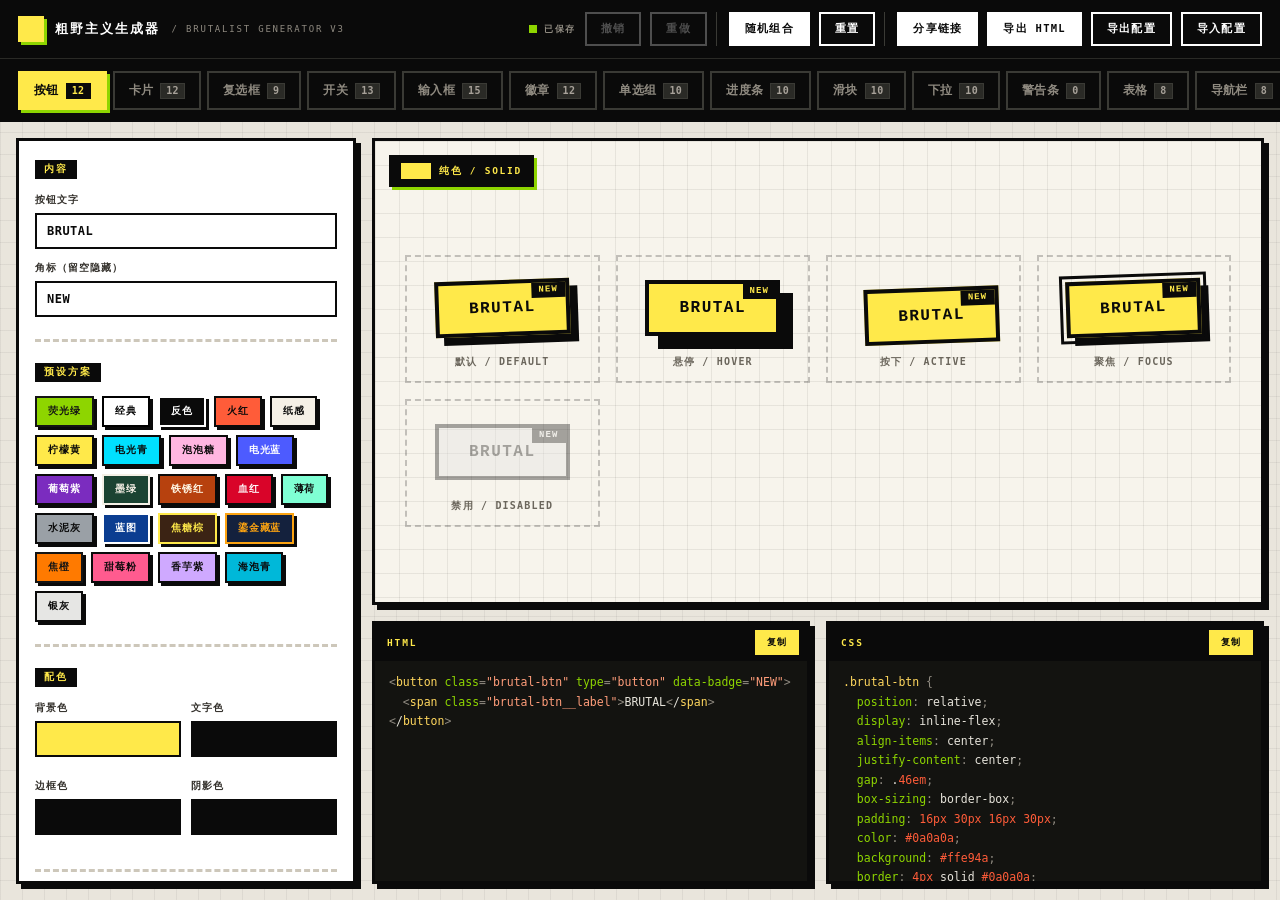
<file: index.html>
<!DOCTYPE html>
<html lang="zh-CN">
<head>
<meta charset="UTF-8">
<meta name="viewport" content="width=device-width, initial-scale=1.0">
<title>粗野主义生成器 · BRUTALIST GEN</title>
<link rel="icon" href="data:,">
<link rel="stylesheet" href="css/base.css">
</head>
<body>

<header class="topbar">
  <div class="brand">
    <div class="logo"></div>
    <h1>粗野主义生成器</h1>
    <span class="sub">/ brutalist generator v3</span>
  </div>
  <div class="actions">
    <span class="save-pill" id="savePill"><span class="save-pill__dot"></span><span id="savePillText">已保存</span></span>
    <div class="act-group">
      <button class="btn-sm ghost" id="undoBtn" type="button" title="撤销（Ctrl+Z）" disabled>撤销</button>
      <button class="btn-sm ghost" id="redoBtn" type="button" title="重做（Ctrl+Shift+Z）" disabled>重做</button>
    </div>
    <div class="act-group">
      <button class="btn-sm" id="randomBtn" type="button">随机组合</button>
      <button class="btn-sm ghost" id="resetBtn" type="button">重置</button>
    </div>
    <div class="act-group">
      <button class="btn-sm" id="shareBtn" type="button" title="把当前设置编码进链接并复制">分享链接</button>
      <button class="btn-sm" id="exportHtmlBtn" type="button" title="导出一份可直接双击运行的单文件 HTML">导出 HTML</button>
      <button class="btn-sm ghost" id="exportJsonBtn" type="button">导出配置</button>
      <button class="btn-sm ghost" id="importJsonBtn" type="button">导入配置</button>
      <input type="file" id="importFile" accept=".json,application/json" hidden>
    </div>
  </div>
</header>

<nav class="modebar" id="modebar" role="tablist" aria-label="组件模式"></nav>

<div class="app">

  <!-- ============ 控制面板 ============ -->
  <aside class="panel" id="panel" data-page-node-id="MO0y0lUKHknDLg2hlhoA2q">

    <section class="group">
      <h2>内容</h2>
      <div class="field">
        <label for="fText" id="textLabel">按钮文字</label>
        <input type="text" id="fText" data-key="text" maxlength="40" placeholder="BRUTAL">
      </div>
      <div class="field" data-modes="card">
        <label for="fSub">描述文字</label>
        <input type="text" id="fSub" data-key="sub" maxlength="80" placeholder="描述文字">
      </div>
      <div class="field" data-modes="button">
        <label for="fBadge">角标（留空隐藏）</label>
        <input type="text" id="fBadge" data-key="badge" maxlength="6" placeholder="NEW">
      </div>
    </section>
    <section class="group">
      <h2>预设方案</h2>
      <div class="presets">
        <button class="chip" type="button" data-preset="neon">荧光绿</button>
        <button class="chip" type="button" data-preset="classic">经典</button>
        <button class="chip" type="button" data-preset="invert">反色</button>
        <button class="chip" type="button" data-preset="hot">火红</button>
        <button class="chip" type="button" data-preset="paper">纸感</button>
        <button class="chip" type="button" data-preset="lemon">柠檬黄</button>
        <button class="chip" type="button" data-preset="cyan">电光青</button>
        <button class="chip" type="button" data-preset="bubble">泡泡糖</button>
        <button class="chip" type="button" data-preset="indigo">电光蓝</button>
        <button class="chip" type="button" data-preset="grape">葡萄紫</button>
        <button class="chip" type="button" data-preset="forest">墨绿</button>
        <button class="chip" type="button" data-preset="rust">铁锈红</button>
        <button class="chip" type="button" data-preset="blood">血红</button>
        <button class="chip" type="button" data-preset="mint">薄荷</button>
        <button class="chip" type="button" data-preset="concrete">水泥灰</button>
        <button class="chip" type="button" data-preset="blueprint">蓝图</button>
        <button class="chip" type="button" data-preset="coke">焦糖棕</button>
        <button class="chip" type="button" data-preset="navy">鎏金藏蓝</button>
        <button class="chip" type="button" data-preset="amber">焦橙</button>
        <button class="chip" type="button" data-preset="rose">甜莓粉</button>
        <button class="chip" type="button" data-preset="lavender">香芋紫</button>
        <button class="chip" type="button" data-preset="ocean">海泡青</button>
        <button class="chip" type="button" data-preset="silver">银灰</button>
      </div>
    </section>
    <section class="group">
      <h2>配色</h2>
      <div class="grid-2">
        <div class="field">
          <label>背景色</label>
          <input type="color" data-key="bg">
        </div>
        <div class="field">
          <label>文字色</label>
          <input type="color" data-key="color">
        </div>
        <div class="field">
          <label>边框色</label>
          <input type="color" data-key="borderColor">
        </div>
        <div class="field">
          <label>阴影色</label>
          <input type="color" data-key="shadowColor">
        </div>
      </div>
    </section>
    <section class="group">
      <h2>形状</h2>
      <div class="field">
        <label>边框粗细 <span class="val"><span data-out="borderWidth"></span>px</span></label>
        <input type="range" data-key="borderWidth" min="0" max="16" step="1">
      </div>
      <div class="field">
        <label>圆角 <span class="val"><span data-out="radius"></span>px</span></label>
        <input type="range" data-key="radius" min="0" max="50" step="1">
      </div>
      <div class="field">
        <label>旋转角度 <span class="val"><span data-out="rotate"></span>°</span></label>
        <input type="range" data-key="rotate" min="-15" max="15" step="1">
      </div>
      <div class="grid-2">
        <div class="field">
          <label>阴影 X <span class="val"><span data-out="shadowX"></span></span></label>
          <input type="range" data-key="shadowX" min="0" max="30" step="1">
        </div>
        <div class="field">
          <label>阴影 Y <span class="val"><span data-out="shadowY"></span></span></label>
          <input type="range" data-key="shadowY" min="0" max="30" step="1">
        </div>
      </div>
      <div class="field">
        <label>阴影模糊 <span class="val"><span data-out="shadowBlur"></span>px</span></label>
        <input type="range" data-key="shadowBlur" min="0" max="40" step="1">
      </div>
      <div class="grid-2" data-modes="button card checkbox switch input">
        <div class="field">
          <label>横向内边距 <span class="val"><span data-out="padX"></span></span></label>
          <input type="range" data-key="padX" min="8" max="70" step="1">
        </div>
        <div class="field">
          <label>纵向内边距 <span class="val"><span data-out="padY"></span></span></label>
          <input type="range" data-key="padY" min="4" max="40" step="1">
        </div>
      </div>
    </section>
    <section class="group">
      <h2>排版</h2>
      <div class="field">
        <label for="fFont">字体族</label>
        <select id="fFont" data-key="fontFamily">
          <option value="mono">等宽 Mono</option>
          <option value="sans">无衬线 Sans</option>
          <option value="serif">衬线 Serif</option>
          <option value="impact">粗黑 Impact</option>
          <option value="arialblack">Arial Black</option>
        </select>
      </div>
      <div class="field">
        <label for="fWeight">字重</label>
        <select id="fWeight" data-key="fontWeight">
          <option value="400">400 · Regular</option>
          <option value="600">600 · Semibold</option>
          <option value="700">700 · Bold</option>
          <option value="800">800 · Extrabold</option>
          <option value="900">900 · Black</option>
        </select>
      </div>
      <div class="field">
        <label>字号 <span class="val"><span data-out="fontSize"></span>px</span></label>
        <input type="range" data-key="fontSize" min="10" max="42" step="1">
      </div>
      <div class="field">
        <label>字间距 <span class="val"><span data-out="letterSpacing"></span>px</span></label>
        <input type="range" data-key="letterSpacing" min="-1" max="8" step="0.5">
      </div>
      <div class="checks">
        <label class="check"><input type="checkbox" data-key="uppercase"> 全大写</label>
      </div>
    </section>
    <section class="group">
      <h2>表面图案</h2>
      <div class="field">
        <label for="fPattern">背景纹理</label>
        <select id="fPattern" data-key="pattern">
          <option value="none">纯色</option>
          <option value="stripes">斜条纹</option>
          <option value="grid">网格</option>
          <option value="dots">圆点</option>
        </select>
      </div>
    </section>
    <section class="group">
      <h2>状态预览</h2>
      <div class="checks">
        <label class="check"><input type="checkbox" data-key="showMatrix"> 五态矩阵（默认 / 悬停 / 按下 / 聚焦 / 禁用）</label>
      </div>
    </section>
    <section class="group">
      <h2>交互</h2>
      <div class="checks">
        <label class="check"><input type="checkbox" data-key="hoverStraighten"> 悬停摆正</label>
        <label class="check"><input type="checkbox" data-key="hoverLift"> 悬停上浮</label>
        <label class="check"><input type="checkbox" data-key="hoverGrowShadow"> 阴影膨胀</label>
        <label class="check"><input type="checkbox" data-key="hoverInvert"> 悬停反色</label>
        <label class="check"><input type="checkbox" data-key="pressShake"> 按下抖动</label>
      </div>
    </section>
    <section class="group">
      <h2>工作台</h2>
      <div class="field">
        <label>预览底色</label>
        <div class="presets">
          <button class="chip" type="button" data-pvbg="grid">网格</button>
          <button class="chip" type="button" data-pvbg="light">纯白</button>
          <button class="chip" type="button" data-pvbg="dark">深底</button>
          <button class="chip" type="button" data-pvbg="checker">棋盘</button>
        </div>
      </div>
      <div class="field">
        <label>设备宽度</label>
        <div class="presets">
          <button class="chip" type="button" data-dev="0">自适应</button>
          <button class="chip" type="button" data-dev="390">手机 390</button>
          <button class="chip" type="button" data-dev="768">平板 768</button>
          <button class="chip" type="button" data-dev="1024">桌面 1024</button>
        </div>
      </div>
      <div class="checks">
        <label class="check"><input type="checkbox" id="vCodeHL"> 代码语法高亮</label>
        <label class="check"><input type="checkbox" id="vMinify"> 压缩输出代码</label>
      </div>
      <div class="field">
        <label>画布空间</label>
        <button class="chip" id="fullpageBtn" type="button"
          title="全屏看单独生成的页面，不看工作台其它元素（Esc 关闭）">全屏预览页面</button>
      </div>
      <p class="hint">底色与宽度只影响预览画布，不会写进导出的代码；「压缩输出」同时作用于复制与导出的内容。</p>
    </section>

    <!-- 各模式专属控制分组由 app.js 按注册表动态注入 -->
    <div id="modePanels"></div>

  </aside>

  <!-- ============ 舞台 ============ -->
  <main class="stage">

    <div class="preview" id="preview"></div>

    <div class="code-area">
      <div class="code-block">
        <div class="code-head">
          <span>HTML</span>
          <button class="copy" type="button" data-target="htmlCode">复制</button>
        </div>
        <pre><code id="htmlCode"></code></pre>
      </div>
      <div class="code-block">
        <div class="code-head">
          <span>CSS</span>
          <button class="copy" type="button" data-target="cssCode">复制</button>
        </div>
        <pre><code id="cssCode"></code></pre>
      </div>
    </div>

  </main>

</div>

<style id="genStyle"></style>

<script src="js/core.js"></script>
<script src="js/data.js"></script>
<script src="js/interact.js"></script>
<script src="js/components/button.js"></script>
<script src="js/components/card.js"></script>
<script src="js/components/checkbox.js"></script>
<script src="js/components/switch.js"></script>
<script src="js/components/input.js"></script>
<script src="js/components/badge.js"></script>
<script src="js/components/radio.js"></script>
<script src="js/components/progress.js"></script>
<script src="js/components/slider.js"></script>
<script src="js/components/select.js"></script>
<script src="js/components/alert.js"></script>
<script src="js/components/table.js"></script>
<script src="js/components/nav.js"></script>
<script src="js/components/tabs.js"></script>
<script src="js/components/page.js"></script>
<script src="js/render.js"></script>
<script src="js/app.js"></script>
</body>
</html>
</file>
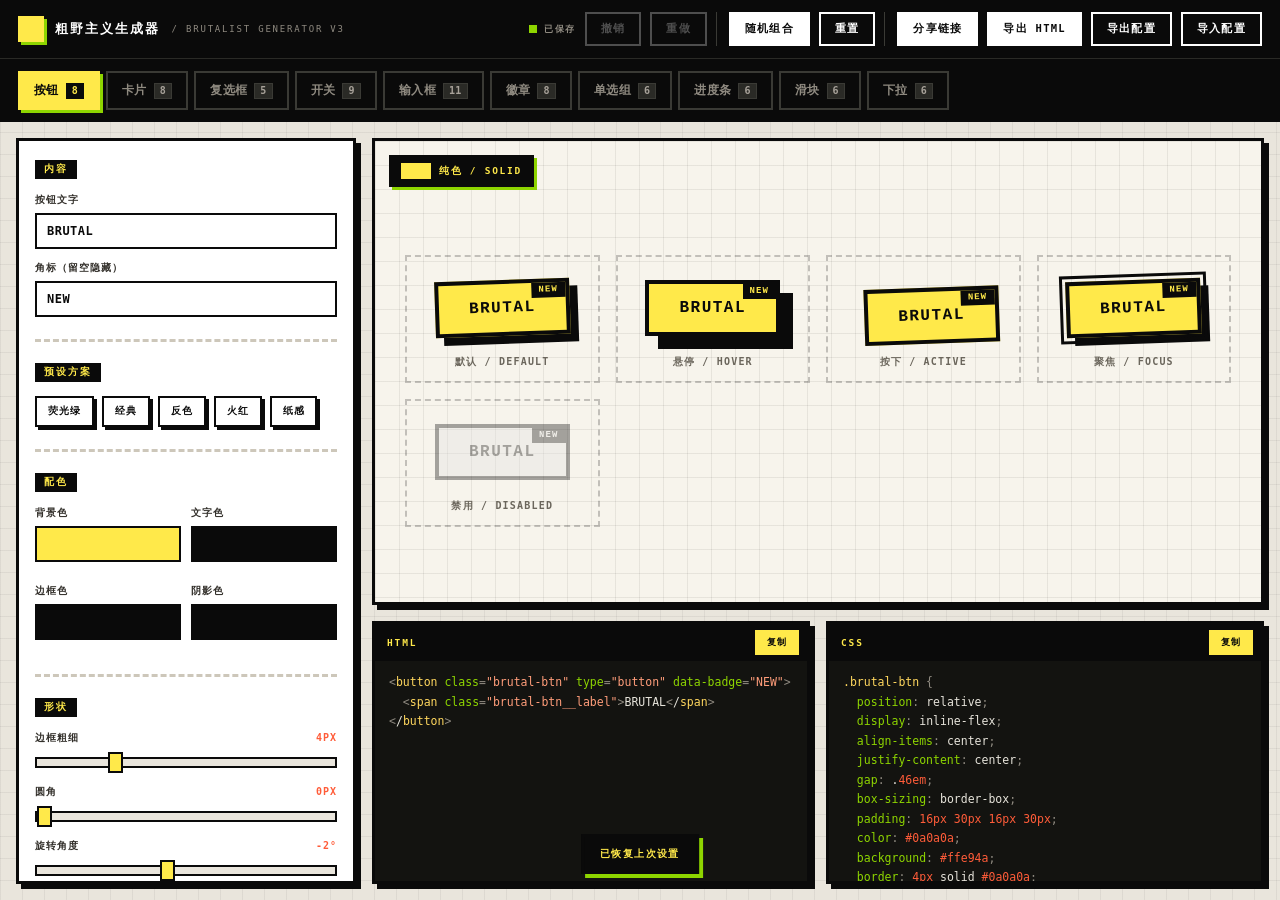
<file: Brutalism.html>
<!DOCTYPE html>
<html lang="zh-CN" data-page-node-id="Xx4sA09F9GS3GreQHGr5od">
<head data-page-node-id="j04XUT3y11RoDv7K3LNhcN">
<meta charset="UTF-8" data-page-node-id="f7zbBkvQAt5YC2UcDN2IFc">
<meta name="viewport" content="width=device-width, initial-scale=1.0" data-page-node-id="PzUGYsFqAZ73piYWFkcWOd">
<title>粗野主义生成器 · BRUTALIST GEN</title>
<style>
  * { box-sizing: border-box; margin: 0; padding: 0; }

  :root {
    --ink: #0a0a0a;
    --paper: #e9e5dc;
    --accent: #ffe94a;
    --neon: #8ed500;
    --hot: #ff5c39;
    --muted: #6b665c;
    --hard: 5px 5px 0 #0a0a0a;
  }

  html, body { height: 100%; }

  body {
    font-family: system-ui, -apple-system, 'Segoe UI', 'Helvetica Neue', Arial, sans-serif;
    background-color: var(--paper);
    background-image:
      linear-gradient(rgba(10,10,10,.055) 1px, transparent 1px),
      linear-gradient(90deg, rgba(10,10,10,.055) 1px, transparent 1px);
    background-size: 22px 22px;
    color: var(--ink);
    display: flex;
    flex-direction: column;
    -webkit-font-smoothing: antialiased;
  }

  /* ============ 顶栏 ============ */
  .topbar {
    flex: 0 0 auto;
    display: flex;
    align-items: center;
    justify-content: space-between;
    gap: 14px;
    flex-wrap: wrap;
    padding: 12px 18px;
    background: var(--ink);
    color: #fff;
  }
  .brand { display: flex; align-items: center; gap: 11px; }
  .brand .logo {
    width: 26px; height: 26px;
    background: var(--accent);
    border: 3px solid var(--accent);
    box-shadow: 3px 3px 0 var(--neon);
    flex: 0 0 auto;
  }
  .brand h1 {
    font-size: 13px;
    font-weight: 800;
    letter-spacing: .16em;
    text-transform: uppercase;
    font-family: ui-monospace, 'SFMono-Regular', Menlo, Consolas, monospace;
  }
  .brand .sub {
    font-size: 9px;
    letter-spacing: .2em;
    text-transform: uppercase;
    color: #8f8a80;
    font-family: ui-monospace, Menlo, monospace;
  }
  .topbar .actions { display: flex; gap: 9px; }

  .btn-sm {
    font-family: ui-monospace, Menlo, Consolas, monospace;
    font-size: 10.5px;
    font-weight: 800;
    letter-spacing: .12em;
    text-transform: uppercase;
    padding: 8px 14px;
    background: #fff;
    color: var(--ink);
    border: 2px solid #fff;
    cursor: pointer;
    transition: transform .08s ease, background .12s ease, color .12s ease;
    white-space: nowrap;
  }
  .btn-sm:hover { background: var(--accent); border-color: var(--accent); }
  .btn-sm:active { transform: translate(2px, 2px); }
  .btn-sm.ghost { background: transparent; color: #fff; border-color: #fff; }
  .btn-sm.ghost:hover { background: var(--neon); color: var(--ink); border-color: var(--neon); }

  /* ============ 模式栏 ============ */
  /* 十个模式挤一行。原来用 flex-wrap 换行 —— 一换行就把下面的预览区
     整体推下去，而且选中的那个可能已经被推到第二行看不见了。
     改成 nowrap + 横向滚动：高度恒定，选中项自动滚进视野。 */
  .modebar {
    flex: 0 0 auto;
    display: flex;
    flex-wrap: nowrap;
    gap: 6px;
    padding: 12px 18px;
    background: var(--ink);
    border-top: 1px solid #2a2a26;
    overflow-x: auto;
    overscroll-behavior-x: contain;
    scroll-behavior: smooth;
    scrollbar-width: thin;
    scrollbar-color: #3a3a35 transparent;
  }
  .modebar::-webkit-scrollbar {
    height: 6px;
  }
  .modebar::-webkit-scrollbar-track {
    background: transparent;
  }
  .modebar::-webkit-scrollbar-thumb {
    background: #3a3a35;
  }
  .modebar::-webkit-scrollbar-thumb:hover {
    background: #6b665c;
  }
  /* 标签写的是中文，但原来那套排版是照英文大写配的：
     text-transform:uppercase 对中文完全无效，letter-spacing:.14em 把
     中文挤成一团，ui-monospace 对中文也不生效，10px 又偏小。
     换成中文友好的无衬线 + 12px + 微字距，再把款式数做成小徽标。 */
  .mode-tab {
    flex: 0 0 auto;
    display: inline-flex;
    align-items: center;
    gap: 7px;
    font-family: system-ui, -apple-system, "Segoe UI", "Microsoft YaHei", sans-serif;
    font-size: 12px;
    font-weight: 700;
    letter-spacing: .03em;
    padding: 9px 14px;
    background: transparent;
    color: #8f8a80;
    border: 2px solid #3a3a35;
    cursor: pointer;
    transition: background .12s ease, color .12s ease, border-color .12s ease, box-shadow .12s ease;
    white-space: nowrap;
  }
  .mode-tab__n {
    font-family: ui-monospace, Menlo, Consolas, monospace;
    font-size: 10px;
    font-weight: 800;
    line-height: 1;
    padding: 2px 5px;
    background: #2a2a26;
    color: #a8a29a;
    border: 1px solid #3a3a35;
  }
  .mode-tab:hover {
    color: #fff;
    border-color: #8f8a80;
  }
  .mode-tab.active {
    background: var(--accent);
    color: var(--ink);
    border-color: var(--accent);
    box-shadow: 3px 3px 0 var(--neon);
  }
  .mode-tab.active .mode-tab__n {
    background: var(--ink);
    color: var(--accent);
    border-color: var(--ink);
  }
  /* 键盘走到哪必须看得见 —— 原来只有鼠标 hover 有反馈，纯键盘用会"失明" */
  .mode-tab:focus-visible {
    outline: 3px solid var(--neon);
    outline-offset: 2px;
    color: #fff;
  }
  .mode-tab.active:focus-visible {
    color: var(--ink);
  }

  /* ============ 布局 ============ */
  .app {
    flex: 1 1 auto;
    min-height: 0;
    display: grid;
    grid-template-columns: 340px minmax(0, 1fr);
    gap: 16px;
    padding: 16px;
  }

  /* ============ 控制面板 ============ */
  .panel {
    background: #fff;
    border: 3px solid var(--ink);
    box-shadow: var(--hard);
    padding: 16px;
    overflow-y: auto;
    min-height: 0;
  }
  .panel::-webkit-scrollbar { width: 12px; }
  .panel::-webkit-scrollbar-track { background: var(--paper); border-left: 2px solid var(--ink); }
  .panel::-webkit-scrollbar-thumb { background: var(--ink); border: 2px solid var(--paper); }
  .panel::-webkit-scrollbar-thumb:hover { background: var(--hot); }

  .group + .group {
    margin-top: 22px;
    padding-top: 18px;
    border-top: 3px dashed #cdc7ba;
  }
  .group h2 {
    display: inline-block;
    margin-bottom: 14px;
    padding: 3px 9px;
    background: var(--ink);
    color: var(--accent);
    font-family: ui-monospace, Menlo, monospace;
    font-size: 9.5px;
    font-weight: 800;
    letter-spacing: .22em;
    text-transform: uppercase;
  }

  .field { margin-bottom: 12px; }
  .field:last-child { margin-bottom: 0; }

  .field > label {
    display: flex;
    align-items: baseline;
    justify-content: space-between;
    gap: 8px;
    margin-bottom: 6px;
    font-size: 10px;
    font-weight: 700;
    letter-spacing: .1em;
    text-transform: uppercase;
    color: #33302b;
  }
  .val {
    font-family: ui-monospace, Menlo, Consolas, monospace;
    font-size: 10px;
    font-weight: 800;
    color: var(--hot);
    font-variant-numeric: tabular-nums;
  }

  .grid-2 { display: grid; grid-template-columns: 1fr 1fr; gap: 10px; }

  .panel input[type="text"], .panel select {
    width: 100%;
    padding: 9px 10px;
    border: 2.5px solid var(--ink);
    border-radius: 0;
    background: #fff;
    color: var(--ink);
    font-family: ui-monospace, Menlo, Consolas, monospace;
    font-size: 12px;
    font-weight: 700;
    letter-spacing: .04em;
  }
  .panel select { cursor: pointer; }
  .panel input[type="text"]:focus, .panel select:focus {
    outline: 3px solid var(--accent);
    outline-offset: 0;
  }

  /* 色板 */
  .panel input[type="color"] {
    -webkit-appearance: none;
    appearance: none;
    width: 100%;
    height: 36px;
    padding: 0;
    border: 2.5px solid var(--ink);
    border-radius: 0;
    background: #fff;
    cursor: pointer;
    display: block;
  }
  .panel input[type="color"]::-webkit-color-swatch-wrapper { padding: 0; }
  .panel input[type="color"]::-webkit-color-swatch { border: none; }
  .panel input[type="color"]::-moz-color-swatch { border: none; }
  .panel input[type="color"]:focus { outline: 3px solid var(--accent); }

  /* 滑杆 */
  .panel input[type="range"] {
    -webkit-appearance: none;
    appearance: none;
    width: 100%;
    height: 22px;
    background: transparent;
    cursor: pointer;
    display: block;
  }
  .panel input[type="range"]::-webkit-slider-runnable-track {
    height: 11px;
    background: var(--paper);
    border: 2.5px solid var(--ink);
  }
  .panel input[type="range"]::-webkit-slider-thumb {
    -webkit-appearance: none;
    width: 15px;
    height: 21px;
    margin-top: -7px;
    background: var(--accent);
    border: 2.5px solid var(--ink);
    border-radius: 0;
    transition: background .1s;
  }
  .panel input[type="range"]:hover::-webkit-slider-thumb { background: var(--neon); }
  .panel input[type="range"]::-moz-range-track {
    height: 11px;
    background: var(--paper);
    border: 2.5px solid var(--ink);
  }
  .panel input[type="range"]::-moz-range-thumb {
    width: 15px;
    height: 21px;
    background: var(--accent);
    border: 2.5px solid var(--ink);
    border-radius: 0;
  }
  .panel input[type="range"]:focus::-webkit-slider-thumb { background: var(--hot); }

  /* 复选框 */
  .checks { display: flex; flex-wrap: wrap; gap: 10px 16px; margin-top: 6px; }
  .check {
    display: inline-flex;
    align-items: center;
    gap: 7px;
    font-size: 10px;
    font-weight: 700;
    letter-spacing: .08em;
    text-transform: uppercase;
    cursor: pointer;
    user-select: none;
  }
  .check input[type="checkbox"] {
    -webkit-appearance: none;
    appearance: none;
    position: relative;
    width: 16px;
    height: 16px;
    margin: 0;
    background: #fff;
    border: 2.5px solid var(--ink);
    cursor: pointer;
    flex: 0 0 auto;
    transition: background .1s;
  }
  .check input[type="checkbox"]:checked { background: var(--neon); }
  .check input[type="checkbox"]:checked::after {
    content: '';
    position: absolute;
    top: 1px; left: 4px;
    width: 4px; height: 8px;
    border: solid var(--ink);
    border-width: 0 2.5px 2.5px 0;
    transform: rotate(45deg);
  }
  .check:hover input[type="checkbox"] { background: var(--accent); }
  .check:hover input[type="checkbox"]:checked { background: var(--neon); }

  /* 预设 */
  .presets { display: flex; flex-wrap: wrap; gap: 8px; }
  .chip {
    font-family: ui-monospace, Menlo, monospace;
    font-size: 9.5px;
    font-weight: 800;
    letter-spacing: .1em;
    text-transform: uppercase;
    padding: 7px 11px;
    background: #fff;
    color: var(--ink);
    border: 2.5px solid var(--ink);
    box-shadow: 3px 3px 0 var(--ink);
    cursor: pointer;
    transition: transform .08s ease, box-shadow .08s ease, background .12s;
  }
  .chip:hover { background: var(--accent); transform: translate(1px, 1px); box-shadow: 2px 2px 0 var(--ink); }
  .chip:active { transform: translate(3px, 3px); box-shadow: 0 0 0 var(--ink); }

  /* ============ 舞台 ============ */
  .stage {
    display: flex;
    flex-direction: column;
    gap: 16px;
    min-height: 0;
    min-width: 0;
  }

  .preview {
    position: relative; /* 供 .pattern-tag 绝对定位 */
    flex: 1 1 auto;
    min-height: 260px;
    display: flex;
    align-items: center;
    justify-content: center;
    padding: 60px 30px;
    background-color: #f7f4ec;
    background-image:
      linear-gradient(rgba(10,10,10,.07) 1px, transparent 1px),
      linear-gradient(90deg, rgba(10,10,10,.07) 1px, transparent 1px);
    background-size: 24px 24px;
    border: 3px solid var(--ink);
    box-shadow: var(--hard);
    overflow: auto;
  }
  .preview::-webkit-scrollbar { width: 10px; height: 10px; }
  .preview::-webkit-scrollbar-thumb { background: var(--ink); }

  /* 五态矩阵（预览区专用，不属于生成的组件 CSS） */
  .mx-grid {
    flex: 1 1 auto;
    min-width: 0;
    width: 100%;
    display: grid;
    grid-template-columns: repeat(auto-fit, minmax(180px, 1fr));
    gap: 16px;
    align-content: center;
    padding-top: 38px;   /* 让开预览区左上角的纹理标签 */
  }
  .mx-grid--card,
  .mx-grid--input { grid-template-columns: repeat(auto-fit, minmax(300px, 1fr)); }
  .mx-cell {
    display: flex;
    flex-direction: column;
    align-items: center;
    justify-content: space-between;
    gap: 18px;
    min-height: 128px;
    padding: 22px 10px 12px;
    border: 2px dashed rgba(10, 10, 10, .22);
  }
  .mx-stage {
    flex: 1 1 auto;
    display: flex;
    align-items: center;
    justify-content: center;
    width: 100%;
    min-width: 0;
  }
  .mx-label {
    font-family: ui-monospace, SFMono-Regular, Menlo, Consolas, monospace;
    font-size: 10px;
    font-weight: 800;
    letter-spacing: .12em;
    text-transform: uppercase;
    color: var(--muted);
    white-space: nowrap;
  }

  /* 预览区左上角的「当前纹理」标签（由 JS 每次 render 重建） */
  .pattern-tag {
    position: absolute;
    top: 14px;
    left: 14px;
    z-index: 2;
    display: inline-flex;
    align-items: center;
    gap: 8px;
    padding: 6px 10px;
    background: var(--ink);
    color: var(--accent);
    border: 2px solid var(--ink);
    box-shadow: 3px 3px 0 var(--neon);
    font-family: ui-monospace, Menlo, Consolas, monospace;
    font-size: 9.5px;
    font-weight: 800;
    letter-spacing: .18em;
    text-transform: uppercase;
    pointer-events: none;
    user-select: none;
  }
  .pattern-tag .pattern-tag__sw {
    width: 30px;
    height: 16px;
    flex: 0 0 auto;
    border: 2px solid var(--accent);
    background-color: #fff;
  }

  /* ============ 代码 ============ */
  .code-area {
    flex: 0 0 auto;
    display: grid;
    grid-template-columns: 1fr 1fr;
    gap: 16px;
    min-width: 0;
  }
  .code-block {
    display: flex;
    flex-direction: column;
    min-width: 0;
    background: #131310;
    border: 3px solid var(--ink);
    box-shadow: var(--hard);
  }
  .code-head {
    display: flex;
    align-items: center;
    justify-content: space-between;
    gap: 8px;
    padding: 6px 8px 6px 12px;
    background: var(--ink);
    color: var(--accent);
    font-family: ui-monospace, Menlo, monospace;
    font-size: 9.5px;
    font-weight: 800;
    letter-spacing: .2em;
    text-transform: uppercase;
  }
  .copy {
    font-family: ui-monospace, Menlo, monospace;
    font-size: 9px;
    font-weight: 800;
    letter-spacing: .12em;
    text-transform: uppercase;
    padding: 4px 10px;
    background: var(--accent);
    color: var(--ink);
    border: 2px solid var(--accent);
    cursor: pointer;
    transition: background .12s, border-color .12s, color .12s;
  }
  .copy:hover { background: var(--neon); border-color: var(--neon); }
  .copy:active { transform: translate(1px, 1px); }
  .code-block pre {
    margin: 0;
    padding: 12px 14px;
    max-height: 220px;
    overflow: auto;
    font-family: ui-monospace, 'SFMono-Regular', Menlo, Consolas, 'Courier New', monospace;
    font-size: 11.5px;
    line-height: 1.7;
    color: #e6e3da;
    white-space: pre;
    tab-size: 2;
  }
  .code-block pre::-webkit-scrollbar { width: 10px; height: 10px; }
  .code-block pre::-webkit-scrollbar-thumb { background: #3d3d38; border: 2px solid #131310; }

  /* ============ 顶栏动作分组 ============ */
  .act-group { display: flex; gap: 9px; align-items: center; }
  .act-group + .act-group { padding-left: 12px; border-left: 1px solid #3a3a35; }

  .btn-sm:disabled { opacity: .28; cursor: not-allowed; }
  .btn-sm:hover:disabled { background: transparent; border-color: #fff; color: #fff; }
  .btn-sm.ghost:hover:disabled { background: transparent; border-color: #fff; color: #fff; }

  /* 存档状态指示 */
  .save-pill {
    display: inline-flex;
    align-items: center;
    gap: 7px;
    font-family: ui-monospace, Menlo, Consolas, monospace;
    font-size: 9px;
    font-weight: 800;
    letter-spacing: .16em;
    text-transform: uppercase;
    color: #8f8a80;
    white-space: nowrap;
  }
  .save-pill__dot {
    width: 8px; height: 8px;
    flex: 0 0 auto;
    background: var(--neon);
    transition: background .2s;
  }
  .save-pill.is-idle .save-pill__dot { background: #55524c; }

  /* 底部提示条 */
  .toast {
    position: fixed;
    left: 50%;
    bottom: 26px;
    z-index: 90;
    transform: translate(-50%, 16px);
    opacity: 0;
    pointer-events: none;
    padding: 10px 16px;
    background: var(--ink);
    color: var(--accent);
    border: 3px solid var(--ink);
    box-shadow: 4px 4px 0 var(--neon);
    font-family: ui-monospace, Menlo, Consolas, monospace;
    font-size: 10px;
    font-weight: 800;
    letter-spacing: .14em;
    text-transform: uppercase;
    transition: opacity .16s ease, transform .16s ease;
  }
  .toast.is-on { opacity: 1; transform: translate(-50%, 0); }

  /* ============ 画布底色 ============
     只作用于预览画布，绝不进生成的组件 CSS */
  .preview.pv-light { background-color: #ffffff; background-image: none; }
  .preview.pv-dark  { background-color: #141414; background-image: none; }
  .preview.pv-checker {
    background-color: #ffffff;
    background-image:
      linear-gradient(45deg, #d9d4c9 25%, transparent 25%, transparent 75%, #d9d4c9 75%),
      linear-gradient(45deg, #d9d4c9 25%, transparent 25%, transparent 75%, #d9d4c9 75%);
    background-size: 26px 26px;
    background-position: 0 0, 13px 13px;
  }
  /* 深底上把工具自带的外壳也翻过来，否则虚线格和标签全糊成一片 */
  .preview.pv-dark .mx-cell { border-color: rgba(255, 255, 255, .26); }
  .preview.pv-dark .mx-label { color: #a8a49c; }
  .preview.pv-dark .pattern-tag { background: var(--accent); color: var(--ink); border-color: var(--accent); box-shadow: 3px 3px 0 var(--ink); }
  .preview.pv-dark .pattern-tag .pattern-tag__sw { border-color: var(--ink); }

  /* ============ 设备宽度模拟 ============ */
  .pv-canvas {
    flex: 1 1 auto;
    min-width: 0;
    width: 100%;
    display: flex;
    align-items: center;
    justify-content: center;
  }
  .preview.is-dev { padding-left: 34px; padding-right: 34px; }
  .preview.is-dev .pv-canvas {
    width: 100%;
    max-width: var(--dev-w, 100%);
    padding: 26px 16px;
    border: 2px dashed rgba(10, 10, 10, .3);
    background: rgba(255, 255, 255, .42);
  }
  .preview.pv-dark.is-dev .pv-canvas {
    border-color: rgba(255, 255, 255, .3);
    background: rgba(255, 255, 255, .05);
  }
  .preview.is-dev::after {
    content: attr(data-dev);
    position: absolute;
    top: 14px; right: 14px;
    z-index: 2;
    padding: 6px 10px;
    background: var(--accent);
    color: var(--ink);
    border: 2px solid var(--ink);
    box-shadow: 3px 3px 0 var(--ink);
    font-family: ui-monospace, Menlo, Consolas, monospace;
    font-size: 9.5px;
    font-weight: 800;
    letter-spacing: .18em;
    pointer-events: none;
    user-select: none;
  }

  /* ============ 代码语法高亮 ============ */
  .c-com  { color: #6f7a5e; font-style: italic; }
  .c-sel  { color: #ffd75e; }
  .c-prop { color: #8ed500; }
  .c-val  { color: #ff9d7a; }
  .c-num  { color: #ff5c39; }
  .c-at   { color: #00e0ff; }
  .c-var  { color: #c8a2ff; }
  .c-key  { color: #e6e3da; }
  .c-pun  { color: #8f8a80; }
  .c-tag  { color: #ffd75e; }
  .c-attr { color: #8ed500; }

  /* ============ 工作台控件 ============ */
  .chip.is-on {
    background: var(--accent);
    transform: translate(3px, 3px);
    box-shadow: 0 0 0 var(--ink);
  }
  .chip.is-on:hover { background: var(--neon); }
  .hint {
    margin-top: 12px;
    font-size: 9.5px;
    line-height: 1.65;
    letter-spacing: .02em;
    color: #8a857a;
  }

  /* ============ 响应式 ============ */
  @media (max-width: 920px) {
    html, body { height: auto; }
    .app {
      grid-template-columns: 1fr;
      padding: 12px;
      gap: 12px;
    }
    .panel { overflow: visible; }
    .preview { min-height: 220px; padding: 44px 20px; }
    .code-area { grid-template-columns: 1fr; }
    .brand .sub { display: none; }
  }
</style>
</head>
<body data-page-node-id="BSXmISx93wXwyqcUTrOvBx">

<header class="topbar" data-page-node-id="bhOYaHtJkVs5UgpPPsA6FI">
  <div class="brand" data-page-node-id="HqhQgu1bEz19L19AJDFp9I">
    <div class="logo" data-page-node-id="EHoVroYc2zaWnUlBCz3rrn"></div>
    <h1 data-page-node-id="XR7buzN0Wjf6ATEnm1Oug0">粗野主义生成器</h1>
    <span class="sub" data-page-node-id="f223dFRfH5gjik1LO7sKD8">/ brutalist generator v3</span>
  </div>
  <div class="actions" data-page-node-id="qYkiCp4HbtRQCryPzIBzYy">
    <span class="save-pill" id="savePill"><span class="save-pill__dot"></span><span id="savePillText">已保存</span></span>
    <div class="act-group">
      <button class="btn-sm ghost" id="undoBtn" type="button" title="撤销（Ctrl+Z）" disabled>撤销</button>
      <button class="btn-sm ghost" id="redoBtn" type="button" title="重做（Ctrl+Shift+Z）" disabled>重做</button>
    </div>
    <div class="act-group">
      <button class="btn-sm" id="randomBtn" type="button" data-page-node-id="Z4U7vdh6VsB3s0GbhTpVcE">随机组合</button>
      <button class="btn-sm ghost" id="resetBtn" type="button" data-page-node-id="GsOTgfCdJpxRI6LhK4AvGK">重置</button>
    </div>
    <div class="act-group">
      <button class="btn-sm" id="shareBtn" type="button" title="把当前设置编码进链接并复制">分享链接</button>
      <button class="btn-sm" id="exportHtmlBtn" type="button" title="导出一份可直接双击运行的单文件 HTML">导出 HTML</button>
      <button class="btn-sm ghost" id="exportJsonBtn" type="button">导出配置</button>
      <button class="btn-sm ghost" id="importJsonBtn" type="button">导入配置</button>
      <input type="file" id="importFile" accept=".json,application/json" hidden>
    </div>
  </div>
</header>

<nav class="modebar" role="tablist" aria-label="组件模式" data-page-node-id="mxXvGNC5UriJnOhykvU56R">
  <button class="mode-tab active" data-mode="button" type="button" data-page-node-id="NGTCHprbcw1jW2DWjcI6CG">按钮</button>
  <button class="mode-tab" data-mode="card" type="button" data-page-node-id="Tb6lg2fJlwBAUWfIjpAg1I">卡片</button>
  <button class="mode-tab" data-mode="checkbox" type="button" data-page-node-id="Vl66rvPN6TtuUNZDFI4ghR">复选框</button>
  <button class="mode-tab" data-mode="switch" type="button" data-page-node-id="whmZfwxWMyuOqpVod6NpEF">开关</button>
  <button class="mode-tab" data-mode="input" type="button" data-page-node-id="ZarREjdiKeLmfPEoZy8zNY">输入框</button>
  <button class="mode-tab" data-mode="badge" type="button" data-page-node-id="te7aGEj3PYnyoy8ILUXHw0">徽章</button>
  <button class="mode-tab" data-mode="radio" type="button">单选组</button>
  <button class="mode-tab" data-mode="progress" type="button">进度条</button>
  <button class="mode-tab" data-mode="slider" type="button">滑块</button>
  <button class="mode-tab" data-mode="select" type="button">下拉</button>
</nav>

<div class="app" data-page-node-id="kR82iayhsiGt25Pe6ovDDn">

  <!-- ============ 控制面板 ============ -->
  <aside class="panel" data-page-node-id="MO0y0lUKHknDLg2hlhoA2q">

    <section class="group" data-page-node-id="mex1nVJn2FhZsiBfvIzRKB">
      <h2 data-page-node-id="8FqmdBcQzrpAfvCmzhv0bj">内容</h2>
      <div class="field" data-page-node-id="R9iN9F5yir1267j3zrjYW3">
        <label for="fText" id="textLabel" data-page-node-id="qF6UCx9JO3BKgQOOaCHWCR">按钮文字</label>
        <input type="text" id="fText" data-key="text" maxlength="40" placeholder="BRUTAL" data-page-node-id="3ly6kRaVAuHspA6bAOlhsc">
      </div>
      <div class="field" data-modes="card" data-page-node-id="fdfqFVOI6MyBTYHnUCrl04">
        <label for="fSub" data-page-node-id="Fy6sr6VOzExJ7RZ1DV8gzr">描述文字</label>
        <input type="text" id="fSub" data-key="sub" maxlength="80" placeholder="描述文字" data-page-node-id="RCRlAAIXZUXA5rFMfGlzkb">
      </div>
      <div class="field" data-modes="button" data-page-node-id="KNGeBkXzqXZs2jDW9z3Zi5">
        <label for="fBadge" data-page-node-id="fhGXjAkDTOOHwVfyU5bmCC">角标（留空隐藏）</label>
        <input type="text" id="fBadge" data-key="badge" maxlength="6" placeholder="NEW" data-page-node-id="0ucIqWzwHLYoNhWtDWvZUp">
      </div>
    </section>

    <section class="group" data-page-node-id="YkPTMTLh2f3IQLRggU9ISF">
      <h2 data-page-node-id="IeG8wANJ2gseDEI5A53R68">预设方案</h2>
      <div class="presets" data-page-node-id="FC4Oslp5FkapfszRrkNoO7">
        <button class="chip" type="button" data-preset="neon" data-page-node-id="C9ziEUDqzEDKvtbCdDXE8I">荧光绿</button>
        <button class="chip" type="button" data-preset="classic" data-page-node-id="oPnN4j1mo6NsymqdYF30wh">经典</button>
        <button class="chip" type="button" data-preset="invert" data-page-node-id="Kse32Z3FRPjESK79rSTyLD">反色</button>
        <button class="chip" type="button" data-preset="hot" data-page-node-id="eLoH3Pbap4QssaFdvWCcAu">火红</button>
        <button class="chip" type="button" data-preset="paper" data-page-node-id="ZXH5nHHupNC8OCUIIEm6yf">纸感</button>
      </div>
    </section>

    <section class="group" data-page-node-id="F8jDOX4YHLC28qCzi1cwCK">
      <h2 data-page-node-id="L5tiZuDjHE6WrSvgV2yl9k">配色</h2>
      <div class="grid-2" data-page-node-id="lg56hVWhjAJR97Rp2eGN08">
        <div class="field" data-page-node-id="jB2KdLtnzDCcoy7iwjfsYt">
          <label data-page-node-id="wmtDdlB5xD47ABCbKt8CLn">背景色</label>
          <input type="color" data-key="bg" data-page-node-id="sgPGyxE3RcxrodfKdcGUnA">
        </div>
        <div class="field" data-page-node-id="C5WSKxhQiCJPkCxqoFWMJV">
          <label data-page-node-id="jBDSB46zwlEGswsUE1SDor">文字色</label>
          <input type="color" data-key="color" data-page-node-id="Hhw0Lkj5kbxWp7N6TOyjIf">
        </div>
        <div class="field" data-page-node-id="8FZCFJAqvXHLAJO4NSeb9b">
          <label data-page-node-id="j82bMBhgBBRG7EykUf8YaD">边框色</label>
          <input type="color" data-key="borderColor" data-page-node-id="Ij3SmoefZ5Qw6LzmkOWxmO">
        </div>
        <div class="field" data-page-node-id="vBtlFhoCnC6wgXTdNdrOFQ">
          <label data-page-node-id="HnaVdZgiQyDd8MYAExiJl2">阴影色</label>
          <input type="color" data-key="shadowColor" data-page-node-id="NpQhEsioqskA6AEQz1NsU9">
        </div>
      </div>
    </section>

    <section class="group" data-page-node-id="CgSSu9jwx8mTIQ16BKg3cB">
      <h2 data-page-node-id="daBdzrLlCkYZ934hliEOG4">形状</h2>
      <div class="field" data-page-node-id="QNAZgEXx4mKj2vIc15cF74">
        <label data-page-node-id="XZAE32leVa4pxmM5k8uHAD">边框粗细 <span class="val" data-page-node-id="PBA518CSpwcYu8EHZYTaW0"><span data-out="borderWidth" data-page-node-id="cGbHooP7klUDYnX32NnYQ4"></span>px</span></label>
        <input type="range" data-key="borderWidth" min="0" max="16" step="1" data-page-node-id="xM7NTDNMRkjPE0UgwXfcUG">
      </div>
      <div class="field" data-page-node-id="7hmzFJXRvsXXaL8e0TAlGQ">
        <label data-page-node-id="6R3JG0wrmSA0nt2gN7nPF0">圆角 <span class="val" data-page-node-id="lArMAg44iG36BV9MIFCDYP"><span data-out="radius" data-page-node-id="VBTipQ0Eet4J5RH3HHhWh2"></span>px</span></label>
        <input type="range" data-key="radius" min="0" max="50" step="1" data-page-node-id="mFeC40rElXwit4HTFbDMGM">
      </div>
      <div class="field" data-page-node-id="jaYWljycA98VqEAEHwTdla">
        <label data-page-node-id="qikQRaP9UeO2CSRGwkzdM3">旋转角度 <span class="val" data-page-node-id="tABI45YovdFA8gnfCgUZCK"><span data-out="rotate" data-page-node-id="lLmp9UAxGCFDWJzD5YvBEy"></span>°</span></label>
        <input type="range" data-key="rotate" min="-15" max="15" step="1" data-page-node-id="AZs6cQ8eHEynsFe4wzVtWB">
      </div>
      <div class="grid-2" data-page-node-id="PZRdactvQGEjFBaZeAgGZJ">
        <div class="field" data-page-node-id="U2OZxAVGeN6JKpVgqPRjw6">
          <label data-page-node-id="s0urCy5wAF6HfKNdCjGect">阴影 X <span class="val" data-page-node-id="GOsRrIhxz88SIBSJ34wecg"><span data-out="shadowX" data-page-node-id="Y8c0xwme8IEOTiOwNUezTq"></span></span></label>
          <input type="range" data-key="shadowX" min="0" max="30" step="1" data-page-node-id="68ZzeFE1vLZANTop3dkuel">
        </div>
        <div class="field" data-page-node-id="Th2fS5RXtnvC7sAMcNCE5X">
          <label data-page-node-id="C1I9fljFRDPqBufO1BGT99">阴影 Y <span class="val" data-page-node-id="NikWTrkoFGpxfe6Boeaj7A"><span data-out="shadowY" data-page-node-id="sGEayWhYdg1E5uB5PX7eaz"></span></span></label>
          <input type="range" data-key="shadowY" min="0" max="30" step="1" data-page-node-id="ofQZLTbl9vJwhrSvdzXhVB">
        </div>
      </div>
      <div class="field" data-page-node-id="JJoAoCX1u8c0jzdSAJP4zV">
        <label data-page-node-id="XfOuVzWexhuR7ENJap9AfC">阴影模糊 <span class="val" data-page-node-id="hJ5Lp2JwOlyHTAUZZUQsdn"><span data-out="shadowBlur" data-page-node-id="eq6tMKFLAqHr0FXOWkgtX5"></span>px</span></label>
        <input type="range" data-key="shadowBlur" min="0" max="40" step="1" data-page-node-id="8UtOCWJuUERMdpoze4eXNO">
      </div>
      <div class="grid-2" data-modes="button card checkbox switch input" data-page-node-id="cVApwgAibKvJ0P0YR6Rj99">
        <div class="field" data-page-node-id="8zdjfoivwhwAOIalDbjL6e">
          <label data-page-node-id="HywhPq2YNDFJoRKEMduUe6">横向内边距 <span class="val" data-page-node-id="2zkpzRaWxgfyQPcack7RkA"><span data-out="padX" data-page-node-id="YFryvXVWZ3Imzy4lqp0bwr"></span></span></label>
          <input type="range" data-key="padX" min="8" max="70" step="1" data-page-node-id="dKHokETTi6Tp2Qj2t6wuMJ">
        </div>
        <div class="field" data-page-node-id="5I7NBeXdPEjamg5XnZr8el">
          <label data-page-node-id="nwNHKtRxCOvkWeDx8PJXHf">纵向内边距 <span class="val" data-page-node-id="A9O6HVXADknlS1jom3XDGZ"><span data-out="padY" data-page-node-id="wqeR0bKdEfaMCXxgPOXkeJ"></span></span></label>
          <input type="range" data-key="padY" min="4" max="40" step="1" data-page-node-id="IWH6iTb5CoMmOD2yEx83Is">
        </div>
      </div>
    </section>

    <section class="group" data-page-node-id="p4feKvVjvvDAqqLBFQcv3e">
      <h2 data-page-node-id="xU7QctbAZD04QxDHlWzpAU">排版</h2>
      <div class="field" data-page-node-id="gMPfTYQ9Zs5mxjpUOT9BNZ">
        <label for="fFont" data-page-node-id="Pzbg3XXOCYrrIbXJDEuzx6">字体族</label>
        <select id="fFont" data-key="fontFamily" data-page-node-id="7PQdNS7SVtV7beTEhESB06">
          <option value="mono" data-page-node-id="0So8F6Oxu1BNGWSR2nNgyD">等宽 Mono</option>
          <option value="sans" data-page-node-id="yGRa8E0lCE1bjZHUZ6Yq72">无衬线 Sans</option>
          <option value="serif" data-page-node-id="MYqcxHPYrjfHpAZA07l7cf">衬线 Serif</option>
          <option value="impact" data-page-node-id="FnNm9SrEEFljE4LcEpWMRQ">粗黑 Impact</option>
          <option value="arialblack" data-page-node-id="q8BspsEECXP35oKy4Vu3FL">Arial Black</option>
        </select>
      </div>
      <div class="field" data-page-node-id="YBHGyLeb1HGK6y6er2e0vE">
        <label for="fWeight" data-page-node-id="woht5ddV1kvhnatbsTwmEe">字重</label>
        <select id="fWeight" data-key="fontWeight" data-page-node-id="w5joKON72e4ZSCaZ4OQkhA">
          <option value="400" data-page-node-id="10FCYXlrbuH3gBRAaZgjXt">400 · Regular</option>
          <option value="600" data-page-node-id="DxM7Nh8FwDVx2mGFIF2e6x">600 · Semibold</option>
          <option value="700" data-page-node-id="0bcIq9pS5GdNCMOXxvkl21">700 · Bold</option>
          <option value="800" data-page-node-id="3NLJGA21BoncaPFlpC6WIv">800 · Extrabold</option>
          <option value="900" data-page-node-id="cZhaxm4XFwbN5wDIP4ZZXQ">900 · Black</option>
        </select>
      </div>
      <div class="field" data-page-node-id="ilaQfygql44PBzny8z1ZET">
        <label data-page-node-id="Q6f0cseDspmpiw7QIaeJKT">字号 <span class="val" data-page-node-id="lBiLaIdHBMHYUoB2PHif4I"><span data-out="fontSize" data-page-node-id="2Q8zUAFSZ5cQMbO0S18748"></span>px</span></label>
        <input type="range" data-key="fontSize" min="10" max="42" step="1" data-page-node-id="njvhM9Md2VlfGM9BVXB039">
      </div>
      <div class="field" data-page-node-id="VnsWzBEszVR1G26V86uou2">
        <label data-page-node-id="TAZhqHiu8oEsTaLcl7uBm3">字间距 <span class="val" data-page-node-id="9M1YbFBIJxpzdoXNu30MzK"><span data-out="letterSpacing" data-page-node-id="pFtXipMna9H4uqdBdPGIbG"></span>px</span></label>
        <input type="range" data-key="letterSpacing" min="-1" max="8" step="0.5" data-page-node-id="RAGBpd8aEKMBmXX4qDn50c">
      </div>
      <div class="checks" data-page-node-id="x3ThyQD6xO8QX7l8CAUK4Q">
        <label class="check" data-page-node-id="QfqhatxKyrgsziR0ITMLOr"><input type="checkbox" data-key="uppercase" data-page-node-id="vEtpkMpuBwwhq7NRjym4uP"> 全大写</label>
      </div>
    </section>

    <section class="group" data-page-node-id="bMik5evpBrnTuWv1r9raV3">
      <h2 data-page-node-id="0Lfo7q7FZ6VOcI8sC1Tubm">表面图案</h2>
      <div class="field" data-page-node-id="VzRqdjC9DHnEc7QXE6cBJI">
        <label for="fPattern" data-page-node-id="5GfAKfKE0mhNNEXUwIfIHG">背景纹理</label>
        <select id="fPattern" data-key="pattern" data-page-node-id="cShhk1xOF82loWrCrkXFHk">
          <option value="none" data-page-node-id="eu9BIEwtANxDLxq55oiXz3">纯色</option>
          <option value="stripes" data-page-node-id="lw3jSQXcvHurOdz7uOFRAq">斜条纹</option>
          <option value="grid" data-page-node-id="8iGdOhV1eDGKeI7x5DCC3Y">网格</option>
          <option value="dots" data-page-node-id="WmCfU6ErFzp3fIysf8pOLd">圆点</option>
        </select>
      </div>
    </section>

    <section class="group" data-modes="button">
      <h2>按钮轮廓</h2>
      <div class="presets">
        <button class="chip" type="button" data-preset="btOutline">空描边</button>
        <button class="chip" type="button" data-preset="btDouble">双线硬框</button>
        <button class="chip" type="button" data-preset="btSkew">斜切块</button>
        <button class="chip" type="button" data-preset="btCorner">切角块</button>
        <button class="chip" type="button" data-preset="btRail">侧栏标条</button>
        <button class="chip" type="button" data-preset="btBracket">四角夹框</button>
        <button class="chip" type="button" data-preset="btPush">厚底立体</button>
        <button class="chip" type="button" data-preset="btArrow">箭头动作</button>
      </div>
      <div class="field">
        <label for="fBtnStyle">轮廓变体</label>
        <select id="fBtnStyle" data-key="btnStyle">
          <option value="solid">硬块 / solid</option>
          <option value="outline">空描边 / outline</option>
          <option value="double">双线硬框 / double</option>
          <option value="skew">斜切块 / skew</option>
          <option value="corner">切角块 / corner</option>
          <option value="rail">侧栏标条 / rail</option>
          <option value="bracket">四角夹框 / bracket</option>
          <option value="push">厚底立体 / push</option>
        </select>
      </div>
      <div class="grid-2">
        <div class="field">
          <label for="fBtnIcon">按钮图标</label>
          <select id="fBtnIcon" data-key="btnIcon">
            <option value="none">无 / none</option>
            <option value="arrow">箭头 / arrow</option>
            <option value="plus">加号 / plus</option>
            <option value="check">对勾 / check</option>
            <option value="bolt">闪电 / bolt</option>
            <option value="star">星形 / star</option>
            <option value="chevron">尖括号 / chevron</option>
            <option value="dot">圆点 / dot</option>
          </select>
        </div>
        <div class="field">
          <label for="fBtnIconPos">图标位置</label>
          <select id="fBtnIconPos" data-key="btnIconPos">
            <option value="right">文字右侧</option>
            <option value="left">文字左侧</option>
          </select>
        </div>
      </div>
    </section>

    <section class="group">
      <h2>状态预览</h2>
      <div class="checks">
        <label class="check"><input type="checkbox" data-key="showMatrix"> 五态矩阵（默认 / 悬停 / 按下 / 聚焦 / 禁用）</label>
      </div>
    </section>

    <section class="group" data-modes="card">
      <h2>卡片样式</h2>
      <div class="presets">
        <button class="chip" type="button" data-preset="cdBand">通栏硬切</button>
        <button class="chip" type="button" data-preset="cdBracket">四角夹框</button>
        <button class="chip" type="button" data-preset="cdBevel">斜切双边</button>
        <button class="chip" type="button" data-preset="cdNotch">缺口票卡</button>
        <button class="chip" type="button" data-preset="cdStamp">印章双框</button>
        <button class="chip" type="button" data-preset="cdRail">侧栏标条</button>
        <button class="chip" type="button" data-preset="cdTape">斜贴封条</button>
      </div>
      <div class="field">
        <label for="fCardStyle">风格变体</label>
        <select id="fCardStyle" data-key="cardStyle">
          <option value="slab">硬块卡 / slab</option>
          <option value="band">通栏硬切 / band</option>
          <option value="bracket">四角夹框 / bracket</option>
          <option value="bevel">斜切双边 / bevel</option>
          <option value="notch">缺口票卡 / notch</option>
          <option value="stamp">印章双框 / stamp</option>
          <option value="rail">侧栏标条 / rail</option>
          <option value="tape">斜贴封条 / tape</option>
        </select>
      </div>
      <div class="field">
        <label for="fCtaStyle">行动按钮</label>
        <select id="fCtaStyle" data-key="ctaStyle">
          <option value="solid">实心块 / solid</option>
          <option value="outline">描边块 / outline</option>
          <option value="arrow">箭头文字 / arrow</option>
        </select>
      </div>
      <div class="field">
        <label for="fKicker">眉标文字（留空隐藏）</label>
        <input type="text" id="fKicker" data-key="kicker" maxlength="20" placeholder="SPEC 04">
      </div>
      <div class="field">
        <label for="fCardTag">角标文字（留空隐藏）</label>
        <input type="text" id="fCardTag" data-key="cardTag" maxlength="4" placeholder="A1">
      </div>
      <div class="field">
        <label for="fCardAlign">内容对齐</label>
        <select id="fCardAlign" data-key="cardAlign">
          <option value="left">左对齐 / left</option>
          <option value="center">居中 / center</option>
        </select>
      </div>
      <div class="field">
        <label>卡片宽度 <span class="val"><span data-out="cardW"></span>px</span></label>
        <input type="range" data-key="cardW" min="200" max="440" step="10">
      </div>
      <div class="checks">
        <label class="check"><input type="checkbox" data-key="titleRule"> 标题分隔线</label>
      </div>
    </section>

    <section class="group" data-modes="switch">
      <h2>开关样式</h2>
      <div class="presets">
        <button class="chip" type="button" data-preset="swOffset">错位叠影</button>
        <button class="chip" type="button" data-preset="swStripe">警戒条纹</button>
        <button class="chip" type="button" data-preset="swSkew">斜切块</button>
        <button class="chip" type="button" data-preset="swSlab">厚板镂空</button>
        <button class="chip" type="button" data-preset="swDouble">双框硬描</button>
        <button class="chip" type="button" data-preset="swTape">条带封条</button>
      </div>
      <div class="field">
        <label for="fSwStyle">风格变体</label>
        <select id="fSwStyle" data-key="swStyle">
          <option value="brutal">粗野硬块 / brutal</option>
          <option value="offset">错位叠影 / offset</option>
          <option value="stripe">警戒条纹 / stripe</option>
          <option value="skew">斜切块 / skew</option>
          <option value="slab">厚板镂空 / slab</option>
          <option value="double">双框硬描 / double</option>
          <option value="split">对半硬切 / split</option>
          <option value="tape">条带封条 / tape</option>
          <option value="flip">反相硬块 / flip</option>
        </select>
      </div>
      <div class="field">
        <label for="fKnobIcon">滑块图标</label>
        <select id="fKnobIcon" data-key="knobIcon">
          <option value="none">无</option>
          <option value="check">对勾</option>
          <option value="cross">叉号</option>
          <option value="bolt">闪电</option>
          <option value="moon">月牙</option>
          <option value="power">电源</option>
        </select>
      </div>
      <div class="field">
        <label for="fMotion">动效曲线</label>
        <select id="fMotion" data-key="motion">
          <option value="step">生硬阶跃 / step</option>
          <option value="linear">线性 / linear</option>
          <option value="smooth">平滑 / smooth</option>
          <option value="spring">弹性 / spring</option>
          <option value="bounce">重回弹 / bounce</option>
        </select>
      </div>
      <div class="field">
        <label>整体尺寸 <span class="val"><span data-out="swScale"></span>×</span></label>
        <input type="range" data-key="swScale" min="0.7" max="1.8" step="0.1">
      </div>
      <div class="field">
        <label>外扩硬边 <span class="val"><span data-out="glow"></span>px</span></label>
        <input type="range" data-key="glow" min="0" max="30" step="1">
      </div>
      <div class="field">
        <label>关闭态底色</label>
        <input type="color" data-key="offColor">
      </div>
    </section>

    <section class="group" data-modes="checkbox">
      <h2>复选框样式</h2>
      <div class="presets">
        <button class="chip" type="button" data-preset="cbOffset">错位双框</button>
        <button class="chip" type="button" data-preset="cbInvert">反白填充</button>
        <button class="chip" type="button" data-preset="cbHatch">警戒斜纹</button>
        <button class="chip" type="button" data-preset="cbBolt">闪电标记</button>
        <button class="chip" type="button" data-preset="cbBars">双横线标记</button>
      </div>
      <div class="field">
        <label for="fCbStyle">风格变体</label>
        <select id="fCbStyle" data-key="cbStyle">
          <option value="brutal">粗野硬块 / brutal</option>
          <option value="offset">错位双框 / offset</option>
          <option value="invert">反白填充 / invert</option>
          <option value="hatch">警戒斜纹 / hatch</option>
          <option value="stamp">印章弹入 / stamp</option>
        </select>
      </div>
      <div class="field">
        <label for="fCbMark">勾选图案</label>
        <select id="fCbMark" data-key="cbMark">
          <option value="check">对勾 / check</option>
          <option value="cross">叉号 / cross</option>
          <option value="dash">横杠 / dash</option>
          <option value="block">实心块 / block</option>
          <option value="bars">双横线 / bars</option>
          <option value="plus">加号 / plus</option>
          <option value="slash">斜杠 / slash</option>
          <option value="ring">方环 / ring</option>
          <option value="bolt">闪电 / bolt</option>
          <option value="notch">折角 / notch</option>
        </select>
      </div>
    </section>

    <section class="group" data-modes="input">
      <h2>输入框样式</h2>
      <div class="presets">
        <button class="chip" type="button" data-preset="inUnder">粗底线</button>
        <button class="chip" type="button" data-preset="inTag">标签硬块</button>
        <button class="chip" type="button" data-preset="inTerm">终端反白</button>
        <button class="chip" type="button" data-preset="inBracket">四角夹框</button>
        <button class="chip" type="button" data-preset="inBevel">斜切双边</button>
        <button class="chip" type="button" data-preset="inBand">顶栏硬切</button>
        <button class="chip" type="button" data-preset="inRail">侧栏标条</button>
        <button class="chip" type="button" data-preset="inStamp">印章双框</button>
        <button class="chip" type="button" data-preset="inStripe">警戒条纹</button>
      </div>
      <div class="field">
        <label for="fInStyle">风格变体</label>
        <select id="fInStyle" data-key="inStyle">
          <option value="brutal">粗野硬块 / brutal</option>
          <option value="double">双线硬框 / double</option>
          <option value="under">粗底线 / underline</option>
          <option value="label">标签硬块 / label</option>
          <option value="term">终端反白 / terminal</option>
          <option value="bracket">四角夹框 / bracket</option>
          <option value="bevel">斜切双边 / bevel</option>
          <option value="band">顶栏硬切 / band</option>
          <option value="rail">侧栏标条 / rail</option>
          <option value="stamp">印章双框 / stamp</option>
          <option value="stripe">警戒条纹 / stripe</option>
        </select>
      </div>
      <div class="field">
        <label for="fInMark">前置标记</label>
        <select id="fInMark" data-key="inMark">
          <option value="none">无 / none</option>
          <option value="caret">尖角 / caret</option>
          <option value="prompt">提示符 / prompt</option>
          <option value="at">艾特 / at</option>
          <option value="hash">井号 / hash</option>
          <option value="star">星号 / star</option>
          <option value="arrow">箭头 / arrow</option>
          <option value="block">实心块 / block</option>
          <option value="dot">圆点 / dot</option>
        </select>
      </div>
      <div class="field">
        <label for="fInFocus">聚焦反馈</label>
        <select id="fInFocus" data-key="inFocus">
          <option value="press">下沉 / sink</option>
          <option value="invert">反白 / invert</option>
          <option value="none">不动 / none</option>
        </select>
      </div>
      <div class="field">
        <label for="fInTag">标签牌文字（label 变体）</label>
        <input type="text" id="fInTag" data-key="inTag" maxlength="14" placeholder="NAME">
      </div>
      <div class="field">
        <label for="fInUnit">后缀单位（留空隐藏）</label>
        <input type="text" id="fInUnit" data-key="inUnit" maxlength="8" placeholder=".com">
      </div>
      <div class="field">
        <label>输入框宽度 <span class="val"><span data-out="inW"></span>px</span></label>
        <input type="range" data-key="inW" min="160" max="520" step="10">
      </div>
    </section>

    <section class="group" data-modes="badge">
      <h2>徽章样式</h2>
      <div class="presets">
        <button class="chip" type="button" data-preset="bdTicket">票券缺口</button>
        <button class="chip" type="button" data-preset="bdBanner">缎带旗标</button>
        <button class="chip" type="button" data-preset="bdZigzag">锯齿封条</button>
        <button class="chip" type="button" data-preset="bdStamp">印章双框</button>
      </div>
      <div class="field">
        <label for="fBdStyle">形状变体</label>
        <select id="fBdStyle" data-key="bdStyle">
          <option value="slab">硬块标签 / slab</option>
          <option value="ticket">票券缺口 / ticket</option>
          <option value="banner">缎带旗标 / banner</option>
          <option value="zigzag">锯齿封条 / zigzag</option>
          <option value="fold">折角贴纸 / fold</option>
          <option value="stamp">印章双框 / stamp</option>
          <option value="outline">描边空章 / outline</option>
          <option value="side">侧栏标条 / side</option>
        </select>
      </div>
      <div class="field">
        <label for="fBdMark">前置标记</label>
        <select id="fBdMark" data-key="bdMark">
          <option value="none">无 / none</option>
          <option value="square">方点 / square</option>
          <option value="circle">圆点 / circle</option>
          <option value="star">星标 / star</option>
          <option value="bolt">闪电 / bolt</option>
          <option value="arrow">箭头 / arrow</option>
          <option value="bar">竖条 / bar</option>
        </select>
      </div>
      <div class="grid-2">
        <div class="field">
          <label>横向内边距 <span class="val"><span data-out="bdPadX"></span></span></label>
          <input type="range" data-key="bdPadX" min="4" max="34" step="1">
        </div>
        <div class="field">
          <label>纵向内边距 <span class="val"><span data-out="bdPadY"></span></span></label>
          <input type="range" data-key="bdPadY" min="1" max="16" step="1">
        </div>
      </div>
    </section>

    <section class="group" data-modes="radio">
      <h2>单选组</h2>
      <div class="presets">
        <button class="chip" type="button" data-preset="rdDash">左侧粗标</button>
        <button class="chip" type="button" data-preset="rdInvert">选中反白</button>
        <button class="chip" type="button" data-preset="rdSkew">斜切标记</button>
        <button class="chip" type="button" data-preset="rdStamp">印章歪斜</button>
      </div>
      <div class="field">
        <label for="fRdStyle">选中表态变体</label>
        <select id="fRdStyle" data-key="rdStyle">
          <option value="box">方框方标 / box</option>
          <option value="dot">圆框圆点 / dot</option>
          <option value="dash">左侧粗标 / dash</option>
          <option value="invert">选中反白 / invert</option>
          <option value="skew">斜切标记 / skew</option>
          <option value="stamp">印章歪斜 / stamp</option>
        </select>
      </div>
      <div class="field">
        <label>组宽度 <span class="val"><span data-out="rdW"></span>px</span></label>
        <input type="range" data-key="rdW" min="140" max="440" step="10">
      </div>
      <div class="grid-2">
        <div class="field">
          <label>标记尺寸 <span class="val"><span data-out="rdSize"></span>px</span></label>
          <input type="range" data-key="rdSize" min="12" max="38" step="1">
        </div>
        <div class="field">
          <label>行距 <span class="val"><span data-out="rdGap"></span>px</span></label>
          <input type="range" data-key="rdGap" min="0" max="24" step="1">
        </div>
      </div>
    </section>

    <section class="group" data-modes="progress">
      <h2>进度条</h2>
      <div class="presets">
        <button class="chip" type="button" data-preset="pgStripe">警戒斜纹</button>
        <button class="chip" type="button" data-preset="pgSegment">分段格子</button>
        <button class="chip" type="button" data-preset="pgNotch">箭头缺口</button>
        <button class="chip" type="button" data-preset="pgTick">刻度轨道</button>
      </div>
      <div class="field">
        <label for="fPgStyle">轨道变体</label>
        <select id="fPgStyle" data-key="pgStyle">
          <option value="slab">硬块实心 / slab</option>
          <option value="stripe">警戒斜纹 / stripe</option>
          <option value="segment">分段格子 / segment</option>
          <option value="notch">箭头缺口 / notch</option>
          <option value="double">双线内框 / double</option>
          <option value="tick">刻度轨道 / tick</option>
        </select>
      </div>
      <div class="field">
        <label>进度值 <span class="val"><span data-out="pgValue"></span>%</span></label>
        <input type="range" data-key="pgValue" min="0" max="100" step="1">
      </div>
      <div class="grid-2">
        <div class="field">
          <label>条宽 <span class="val"><span data-out="pgW"></span>px</span></label>
          <input type="range" data-key="pgW" min="160" max="560" step="10">
        </div>
        <div class="field">
          <label>条高 <span class="val"><span data-out="pgH"></span>px</span></label>
          <input type="range" data-key="pgH" min="8" max="48" step="1">
        </div>
      </div>
      <div class="checks">
        <label class="check"><input type="checkbox" data-key="pgShowVal"> 显示百分比</label>
      </div>
    </section>

    <section class="group" data-modes="slider">
      <h2>滑块</h2>
      <div class="presets">
        <button class="chip" type="button" data-preset="slDouble">双线轨道</button>
        <button class="chip" type="button" data-preset="slTick">刻度轨道</button>
        <button class="chip" type="button" data-preset="slSkew">斜切滑块</button>
        <button class="chip" type="button" data-preset="slHatch">未填充斜纹</button>
      </div>
      <div class="field">
        <label for="fSlStyle">轨道 / 滑块变体</label>
        <select id="fSlStyle" data-key="slStyle">
          <option value="slab">方头滑块 / slab</option>
          <option value="double">双线轨道 / double</option>
          <option value="tick">刻度轨道 / tick</option>
          <option value="skew">斜切滑块 / skew</option>
          <option value="hatch">未填充斜纹 / hatch</option>
          <option value="invert">反色填充 / invert</option>
        </select>
      </div>
      <div class="field">
        <label>当前值 <span class="val"><span data-out="slValue"></span></span></label>
        <input type="range" data-key="slValue" min="0" max="100" step="1">
      </div>
      <div class="grid-2">
        <div class="field">
          <label>轨道长 <span class="val"><span data-out="slW"></span>px</span></label>
          <input type="range" data-key="slW" min="160" max="560" step="10">
        </div>
        <div class="field">
          <label>轨道高 <span class="val"><span data-out="slH"></span>px</span></label>
          <input type="range" data-key="slH" min="10" max="46" step="1">
        </div>
      </div>
      <div class="checks">
        <label class="check"><input type="checkbox" data-key="slShowVal"> 显示当前值</label>
      </div>
    </section>

    <section class="group" data-modes="select">
      <h2>下拉</h2>
      <div class="presets">
        <button class="chip" type="button" data-preset="seDouble">双线硬框</button>
        <button class="chip" type="button" data-preset="seRail">侧栏标条</button>
        <button class="chip" type="button" data-preset="seBracket">四角夹框</button>
        <button class="chip" type="button" data-preset="seBand">通栏硬切</button>
      </div>
      <div class="field">
        <label for="fSeStyle">框体变体</label>
        <select id="fSeStyle" data-key="seStyle">
          <option value="slab">硬块方箭 / slab</option>
          <option value="double">双线硬框 / double</option>
          <option value="rail">侧栏标条 / rail</option>
          <option value="bracket">四角夹框 / bracket</option>
          <option value="band">通栏硬切 / band</option>
          <option value="stamp">印章双框 / stamp</option>
        </select>
      </div>
      <div class="field">
        <label for="fSeOpts">选项（逗号分隔，最多 5 个）</label>
        <input type="text" id="fSeOpts" data-key="seOpts" maxlength="60" placeholder="选项一, 选项二">
      </div>
      <div class="field">
        <label>框宽 <span class="val"><span data-out="seW"></span>px</span></label>
        <input type="range" data-key="seW" min="140" max="520" step="10">
      </div>
    </section>

    <section class="group" data-page-node-id="LBOAoqNArxAC7tzr9OqMmt">
      <h2 data-page-node-id="2rifzdp8mnAKBsnXlkYI4I">交互</h2>
      <div class="checks" data-page-node-id="BvmF6OlNcqDGh2CH8Fm6BU">
        <label class="check" data-page-node-id="xFi8S8n1k7dxQ8BgrFQL8W"><input type="checkbox" data-key="hoverStraighten" data-page-node-id="uIgFuflE65MJGDLh9IRNiO"> 悬停摆正</label>
        <label class="check" data-page-node-id="7B85TWAqER5Oin3VkS5Pxg"><input type="checkbox" data-key="hoverLift" data-page-node-id="8ugknB3zkj4WxHNNan9Z87"> 悬停上浮</label>
        <label class="check" data-page-node-id="14iLZuQ3NDhthhZP7P2kN6"><input type="checkbox" data-key="hoverGrowShadow" data-page-node-id="riMzW4NwGutuxOe7pALBbt"> 阴影膨胀</label>
        <label class="check" data-page-node-id="uAIPXZLb6J7nSx2EtWHPvG"><input type="checkbox" data-key="hoverInvert" data-page-node-id="KBczZJJLHvDTZ8GXYdbEne"> 悬停反色</label>
        <label class="check" data-page-node-id="FfRaBVeK9UDvMNVH9f3SJ5"><input type="checkbox" data-key="pressShake" data-page-node-id="7uB5DxjxAS6quWC3iPScUu"> 按下抖动</label>
      </div>
    </section>

    <section class="group">
      <h2>工作台</h2>
      <div class="field">
        <label>预览底色</label>
        <div class="presets">
          <button class="chip" type="button" data-pvbg="grid">网格</button>
          <button class="chip" type="button" data-pvbg="light">纯白</button>
          <button class="chip" type="button" data-pvbg="dark">深底</button>
          <button class="chip" type="button" data-pvbg="checker">棋盘</button>
        </div>
      </div>
      <div class="field">
        <label>设备宽度</label>
        <div class="presets">
          <button class="chip" type="button" data-dev="0">自适应</button>
          <button class="chip" type="button" data-dev="390">手机 390</button>
          <button class="chip" type="button" data-dev="768">平板 768</button>
          <button class="chip" type="button" data-dev="1024">桌面 1024</button>
        </div>
      </div>
      <div class="checks">
        <label class="check"><input type="checkbox" id="vCodeHL"> 代码语法高亮</label>
        <label class="check"><input type="checkbox" id="vMinify"> 压缩输出代码</label>
      </div>
      <p class="hint">底色与宽度只影响预览画布，不会写进导出的代码；「压缩输出」同时作用于复制与导出的内容。</p>
    </section>

  </aside>

  <!-- ============ 舞台 ============ -->
  <main class="stage" data-page-node-id="mXJOMSgBZhblWPGNzXYtaJ">

    <div class="preview" id="preview" data-page-node-id="w8L2vRb1YRG17FaONvdnmQ"></div>

    <div class="code-area" data-page-node-id="uayrZOwq9e6SxviXmBuZak">
      <div class="code-block" data-page-node-id="i6paGI6pMwhqC4ASEQ0vhC">
        <div class="code-head" data-page-node-id="vKM9UEBgvKFdcfBpERT2TU">
          <span data-page-node-id="sfnajP8lwaMjniV8a8aF7r">HTML</span>
          <button class="copy" type="button" data-target="htmlCode" data-page-node-id="XBDAFSM3fsRFWnFwnAdJFs">复制</button>
        </div>
        <pre data-page-node-id="wjt7nrxp1sfA6cxdM4qcqY"><code id="htmlCode" data-page-node-id="XEZYmCX8ir75JaFcOoNJfK"></code></pre>
      </div>
      <div class="code-block" data-page-node-id="1fgWYnL3ADrAjMwRLuymoq">
        <div class="code-head" data-page-node-id="EUpSYRV31qFXF3tmkCNrpz">
          <span data-page-node-id="EOmhnUgjDscX3VTPODbRAZ">CSS</span>
          <button class="copy" type="button" data-target="cssCode" data-page-node-id="34ThyUeIE1myxgxW2OnxGi">复制</button>
        </div>
        <pre data-page-node-id="H8wtPfWYWKGwz0ieieH3rG"><code id="cssCode" data-page-node-id="70lcfsDUeLr8v0mOxmzCdd"></code></pre>
      </div>
    </div>

  </main>

</div>

<style id="genStyle"></style>

<script>
(function () {
  'use strict';

  /* ---------------- 字体映射 ---------------- */
  const FONTS = {
    mono:       "ui-monospace, 'SFMono-Regular', Menlo, Consolas, 'Courier New', monospace",
    sans:       "system-ui, -apple-system, 'Segoe UI', 'Helvetica Neue', Arial, sans-serif",
    serif:      "Georgia, 'Times New Roman', serif",
    impact:     "Impact, 'Haettenschweiler', 'Arial Narrow Bold', sans-serif",
    arialblack: "'Arial Black', 'Arial Bold', Gadget, sans-serif"
  };

  /* ---------------- 模式文字标签 ---------------- */
  const TEXT_LABELS = {
    button:   '按钮文字',
    card:     '卡片标题',
    checkbox: '标签文字',
    switch:   '标签文字',
    input:    '占位文字',
    badge:    '徽章文字',
    radio:    '选项一文字',
    progress: '进度标签',
    slider:   '滑块标签',
    select:   '前置标签（留空隐藏）'
  };

  /* ---------------- 纹理名称 ---------------- */
  const PATTERN_LABELS = {
    none:    '纯色 / solid',
    stripes: '斜条纹 / stripes',
    grid:    '网格 / grid',
    dots:    '圆点 / dots'
  };

  /* ---------------- 开关风格变体 ----------------
     全部限定在粗野主义语汇内：硬边、硬阴影、实心色块、硬切分区、
     无模糊光晕、无柔和渐变、无拟物高光 */
  const SW_STYLES = {
    brutal: '粗野硬块 / brutal',
    offset: '错位叠影 / offset',
    stripe: '警戒条纹 / stripe',
    skew:   '斜切块 / skew',
    slab:   '厚板镂空 / slab',
    double: '双框硬描 / double',
    split:  '对半硬切 / split',
    tape:   '条带封条 / tape',
    flip:   '反相硬块 / flip'
  };

  /* ---------------- 复选框风格变体 ---------------- */
  const CB_STYLES = {
    brutal: '粗野硬块 / brutal',
    offset: '错位双框 / offset',
    invert: '反白填充 / invert',
    hatch:  '警戒斜纹 / hatch',
    stamp:  '印章弹入 / stamp'
  };

  /* ---------------- 复选框勾选图案（纯 CSS，单伪元素 + currentColor） ----------------
     全部用直线与硬角构成，与粗野主义语汇一致 */
  const CB_MARKS = {
    check: '对勾 / check',
    cross: '叉号 / cross',
    dash:  '横杠 / dash',
    block: '实心块 / block',
    bars:  '双横线 / bars',
    plus:  '加号 / plus',
    slash: '斜杠 / slash',
    ring:  '方环 / ring',
    bolt:  '闪电 / bolt',
    notch: '折角 / notch'
  };

  /* ---------------- 输入框风格变体 ----------------
     输入框是「一个槽」：结构统一为 壳（.brutal-field）+ 内部裸 input，
     差异全部落在壳的轮廓 / 分区 / 取形上。
     轮廓（brutal / double / under）/ 分区（band / rail）/ 取形（bracket / bevel /
     stamp / stripe）/ 结构（label / term） */
  const IN_STYLES = {
    brutal:  '粗野硬块 / brutal',
    double:  '双线硬框 / double',
    under:   '粗底线 / underline',
    label:   '标签硬块 / label',
    term:    '终端反白 / terminal',
    bracket: '四角夹框 / bracket',
    bevel:   '斜切双边 / bevel',
    band:    '顶栏硬切 / band',
    rail:    '侧栏标条 / rail',
    stamp:   '印章双框 / stamp',
    stripe:  '警戒条纹 / stripe'
  };

  /* ---------------- 输入框前置标记（纯 CSS 绘制，currentColor 着色） ---------------- */
  const IN_MARKS = {
    none:   '无 / none',
    caret:  '尖角 / caret',
    prompt: '提示符 / prompt',
    at:     '艾特 / at',
    hash:   '井号 / hash',
    star:   '星号 / star',
    arrow:  '箭头 / arrow',
    block:  '实心块 / block',
    dot:    '圆点 / dot'
  };

  /* ---------------- 聚焦反馈 ---------------- */
  const IN_FOCUS = {
    press:  '下沉 / sink',
    invert: '反白 / invert',
    none:   '不动 / none'
  };

  /* ---------------- 徽章风格变体 ----------------
     徽章不是按钮：形状优先（缺角 / 尖角 / 锯齿 / 折角 / 印章 / 空章 / 侧栏），
     矩形族保留描边与硬投影，几何取形的变体用 ::before 承载填充、由父级 drop-shadow 出硬影 */
  const BD_STYLES = {
    slab:    '硬块标签 / slab',
    ticket:  '票券缺口 / ticket',
    banner:  '缎带旗标 / banner',
    zigzag:  '锯齿封条 / zigzag',
    fold:    '折角贴纸 / fold',
    stamp:   '印章双框 / stamp',
    outline: '描边空章 / outline',
    side:    '侧栏标条 / side'
  };

  /* ---------------- 徽章前置标记（纯 CSS，currentColor 着色，跟随文字色翻转） ---------------- */
  const BD_MARKS = {
    none:   '无 / none',
    square: '方点 / square',
    circle: '圆点 / circle',
    star:   '星标 / star',
    bolt:   '闪电 / bolt',
    arrow:  '箭头 / arrow',
    bar:    '竖条 / bar'
  };

  /* ---------------- 卡片风格变体 ----------------
     卡片是「面」，差异必须落在版式与轮廓上，而不是换个投影了事：
     分区（band / rail）/ 取形（bevel / notch）/ 骨架（bracket / stamp）/ 贴条（tape） */
  const CARD_STYLES = {
    slab:    '硬块卡 / slab',
    band:    '通栏硬切 / band',
    bracket: '四角夹框 / bracket',
    bevel:   '斜切双边 / bevel',
    notch:   '缺口票卡 / notch',
    stamp:   '印章双框 / stamp',
    rail:    '侧栏标条 / rail',
    tape:    '斜贴封条 / tape'
  };

  /* ---------------- 卡片行动按钮 ----------------
     量级比按钮小一号：实心块 / 描边块 / 纯文字箭头 */
  const CTA_STYLES = {
    solid:   '实心块 / solid',
    outline: '描边块 / outline',
    arrow:   '箭头文字 / arrow'
  };

  /* ---------------- 按钮轮廓变体 ----------------
     按钮是「动作」，差异落在轮廓与体量上：
       实心（solid）/ 空描边（outline）/ 双线（double）/ 取形（skew · corner）
       / 分区（rail）/ 骨架（bracket）/ 立体（push） */
  const BTN_STYLES = {
    solid:   '硬块 / solid',
    outline: '空描边 / outline',
    double:  '双线硬框 / double',
    skew:    '斜切块 / skew',
    corner:  '切角块 / corner',
    rail:    '侧栏标条 / rail',
    bracket: '四角夹框 / bracket',
    push:    '厚底立体 / push'
  };

  /* ---------------- 按钮图标（纯 CSS 绘制，跟随 currentColor） ---------------- */
  const BTN_ICONS = {
    none:    '无 / none',
    arrow:   '箭头 / arrow',
    plus:    '加号 / plus',
    check:   '对勾 / check',
    bolt:    '闪电 / bolt',
    star:    '星形 / star',
    chevron: '尖括号 / chevron',
    dot:     '圆点 / dot'
  };

  /* 图标形状：clip-path 多边形（dot 走 border-radius） */
  const ICON_POLY = {
    arrow:   'polygon(0 34%, 58% 34%, 58% 0, 100% 50%, 58% 100%, 58% 66%, 0 66%)',
    plus:    'polygon(38% 0, 62% 0, 62% 38%, 100% 38%, 100% 62%, 62% 62%, 62% 100%, 38% 100%, 38% 62%, 0 62%, 0 38%, 38% 38%)',
    check:   'polygon(0 52%, 14% 38%, 36% 62%, 86% 6%, 100% 18%, 36% 92%)',
    bolt:    'polygon(56% 0, 12% 56%, 44% 56%, 40% 100%, 88% 42%, 54% 42%)',
    star:    'polygon(50% 0%, 62% 34%, 98% 34%, 69% 56%, 79% 90%, 50% 70%, 21% 90%, 31% 56%, 2% 34%, 38% 34%)',
    chevron: 'polygon(10% 0%, 70% 50%, 10% 100%, 32% 100%, 52% 50%, 32% 0%)'
  };

  /* ---------------- 单选组轮廓变体 ----------------
     单选组是「一组里挑一个」，差异落在"选中长什么样"上：
       标记取形（box · dot · skew）/ 整行表态（invert · stamp）/ 分区（dash） */
  const RD_STYLES = {
    box:     '方框方标 / box',
    dot:     '圆框圆点 / dot',
    dash:    '左侧粗标 / dash',
    invert:  '选中反白 / invert',
    skew:    '斜切标记 / skew',
    stamp:   '印章歪斜 / stamp'
  };

  /* ---------------- 进度条变体 ----------------
     进度条是「填充」，差异落在轨道与填充的质感上 */
  const PG_STYLES = {
    slab:    '硬块实心 / slab',
    stripe:  '警戒斜纹 / stripe',
    segment: '分段格子 / segment',
    notch:   '箭头缺口 / notch',
    double:  '双线内框 / double',
    tick:    '刻度轨道 / tick'
  };

  /* ---------------- 滑块变体 ----------------
     滑块是「拖拽」，差异落在轨道分界与滑块形状上。
     注意：滑块用真 <input type="range">，靠 -webkit- 伪元素上妆 */
  const SL_STYLES = {
    slab:    '方头滑块 / slab',
    double:  '双线轨道 / double',
    tick:    '刻度轨道 / tick',
    skew:    '斜切滑块 / skew',
    hatch:   '未填充斜纹 / hatch',
    invert:  '反色填充 / invert'
  };

  /* ---------------- 下拉变体 ---------------- */
  const SE_STYLES = {
    slab:    '硬块方箭 / slab',
    double:  '双线硬框 / double',
    rail:    '侧栏标条 / rail',
    bracket: '四角夹框 / bracket',
    band:    '通栏硬切 / band',
    stamp:   '印章双框 / stamp'
  };

  /* ---------------- 各模式的根选择器（状态块用） ---------------- */
  const ROOT_SEL = {
    button:   '.brutal-btn',
    card:     '.brutal-card',
    checkbox: '.brutal-check',
    switch:   '.brutal-switch',
    input:    '.brutal-field',
    badge:    '.brutal-badge',
    radio:    '.brutal-radio',
    progress: '.brutal-progress',
    slider:   '.brutal-slider',
    select:   '.brutal-select'
  };

  /* ---------------- 状态矩阵的五个状态 ----------------
     空 cls = 默认态。其余类名由 stateAliases() 从伪类派生，见 buildCSS() */
  const MX_STATES = [
    { cls: '',            label: '默认 / default'  },
    { cls: 'is-hover',    label: '悬停 / hover'    },
    { cls: 'is-active',   label: '按下 / active'   },
    { cls: 'is-focus',    label: '聚焦 / focus'    },
    { cls: 'is-disabled', label: '禁用 / disabled' }
  ];

  /* 过渡曲线：step（生硬阶跃）/ linear / smooth / spring / bounce */
  const MOTION = {
    step:   { ease: 'steps(1, end)',                   dur: 0.12 },
    linear: { ease: 'linear',                          dur: 0.18 },
    smooth: { ease: 'cubic-bezier(.4, 0, .2, 1)',       dur: 0.24 },
    spring: { ease: 'cubic-bezier(.34, 1.56, .64, 1)',  dur: 0.34 },
    bounce: { ease: 'cubic-bezier(.85, .05, .18, 1.35)', dur: 0.46 }
  };

  /* ---------------- 默认状态 ---------------- */
  const DEFAULTS = {
    mode: 'button',
    text: 'BRUTAL',
    sub: '直接、粗粝、不加修饰的粗野主义设计语言。',
    badge: 'NEW',
    bg: '#ffe94a',
    color: '#0a0a0a',
    borderColor: '#0a0a0a',
    shadowColor: '#0a0a0a',
    borderWidth: 4,
    radius: 0,
    rotate: -2,
    shadowX: 8,
    shadowY: 8,
    shadowBlur: 0,
    padX: 30,
    padY: 16,
    fontSize: 16,
    fontWeight: '900',
    fontFamily: 'mono',
    letterSpacing: 1.5,
    uppercase: true,
    pattern: 'none',
    btnStyle: 'solid',
    btnIcon: 'none',
    btnIconPos: 'right',
    showMatrix: true,
    cardStyle: 'slab',
    cardW: 300,
    cardAlign: 'left',
    titleRule: true,
    ctaStyle: 'solid',
    kicker: 'SPEC 04',
    cardTag: 'A1',
    swStyle: 'brutal',
    cbStyle: 'brutal',
    cbMark: 'check',
    inStyle: 'brutal',
    inMark: 'none',
    inUnit: '',
    inTag: 'NAME',
    inW: 320,
    inFocus: 'press',
    bdStyle: 'ticket',
    bdMark: 'none',
    bdPadX: 13,
    bdPadY: 6,
    swScale: 1,
    knobIcon: 'none',
    motion: 'spring',
    glow: 0,
    offColor: '#ffffff',
    hoverStraighten: true,
    hoverLift: false,
    hoverGrowShadow: true,
    hoverInvert: false,
    pressShake: false,
    rdStyle: 'box',
    rdSize: 22,
    rdGap: 10,
    rdW: 260,
    pgStyle: 'slab',
    pgValue: 64,
    pgW: 320,
    pgH: 26,
    pgShowVal: true,
    slStyle: 'slab',
    slValue: 60,
    slW: 320,
    slH: 22,
    slShowVal: true,
    seStyle: 'slab',
    seW: 300,
    seOpts: '选项一, 选项二, 选项三'
  };

  let state = Object.assign({}, DEFAULTS);

  /* ---------------- 预设 ---------------- */
  const PRESETS = {
    neon:    { bg:'#8ed500', color:'#141414', borderColor:'#141414', shadowColor:'#141414',
               borderWidth:4, radius:0, rotate:0, shadowX:0, shadowY:0, shadowBlur:0,
               pattern:'none', hoverInvert:true, hoverGrowShadow:false, hoverLift:false,
               hoverStraighten:false, pressShake:false, fontWeight:'900', fontFamily:'mono',
               letterSpacing:2, fontSize:16, uppercase:true },
    classic: { bg:'#ffffff', color:'#000000', borderColor:'#000000', shadowColor:'#000000',
               borderWidth:8, radius:0, rotate:-2, shadowX:14, shadowY:14, shadowBlur:0,
               pattern:'none', hoverStraighten:true, hoverGrowShadow:true, hoverLift:false,
               hoverInvert:false, pressShake:true, fontWeight:'900', fontFamily:'impact',
               letterSpacing:2, fontSize:18, uppercase:true },
    invert:  { bg:'#0a0a0a', color:'#ffffff', borderColor:'#ffffff', shadowColor:'#8ed500',
               borderWidth:3, radius:0, rotate:0, shadowX:6, shadowY:6, shadowBlur:0,
               pattern:'none', hoverInvert:true, hoverGrowShadow:true, hoverLift:false,
               hoverStraighten:false, pressShake:false, fontWeight:'900', fontFamily:'mono',
               letterSpacing:3, fontSize:15, uppercase:true },
    hot:     { bg:'#ff5c39', color:'#0a0a0a', borderColor:'#0a0a0a', shadowColor:'#0a0a0a',
               borderWidth:5, radius:0, rotate:2, shadowX:10, shadowY:10, shadowBlur:0,
               pattern:'stripes', hoverStraighten:true, hoverGrowShadow:true, hoverLift:false,
               hoverInvert:false, pressShake:true, fontWeight:'900', fontFamily:'arialblack',
               letterSpacing:1.5, fontSize:18, uppercase:true },
    paper:   { bg:'#f5f0e6', color:'#0a0a0a', borderColor:'#0a0a0a', shadowColor:'#0a0a0a',
               borderWidth:2, radius:0, rotate:0, shadowX:5, shadowY:5, shadowBlur:0,
               pattern:'grid', hoverLift:true, hoverGrowShadow:true, hoverStraighten:false,
               hoverInvert:false, pressShake:false, fontWeight:'800', fontFamily:'sans',
               letterSpacing:1, fontSize:15, uppercase:true },
    swSlab:  { bg:'#8ed500', color:'#0a0a0a', borderColor:'#0a0a0a', shadowColor:'#0a0a0a',
               borderWidth:5, radius:0, rotate:0, shadowX:6, shadowY:6, shadowBlur:0,
               pattern:'none', swStyle:'slab', knobIcon:'bolt', motion:'step', glow:0,
               offColor:'#ffffff', fontWeight:'900', fontFamily:'mono', letterSpacing:2,
               fontSize:15, uppercase:true, hoverStraighten:false, hoverLift:false,
               hoverGrowShadow:false, hoverInvert:false, pressShake:false },
    swDouble:{ bg:'#ffe94a', color:'#0a0a0a', borderColor:'#0a0a0a', shadowColor:'#0a0a0a',
               borderWidth:6, radius:0, rotate:0, shadowX:8, shadowY:8, shadowBlur:0,
               pattern:'none', swStyle:'double', knobIcon:'check', motion:'linear', glow:0,
               offColor:'#ffffff', fontWeight:'900', fontFamily:'mono', letterSpacing:2,
               fontSize:15, uppercase:true, hoverStraighten:false, hoverLift:false,
               hoverGrowShadow:false, hoverInvert:false, pressShake:false },
    swTape:  { bg:'#00c2ff', color:'#0a0a0a', borderColor:'#0a0a0a', shadowColor:'#0a0a0a',
               borderWidth:4, radius:0, rotate:0, shadowX:0, shadowY:0, shadowBlur:0,
               pattern:'none', swStyle:'tape', knobIcon:'cross', motion:'step', glow:6,
               offColor:'#ffffff', fontWeight:'900', fontFamily:'mono', letterSpacing:2,
               fontSize:15, uppercase:true, hoverStraighten:false, hoverLift:false,
               hoverGrowShadow:false, hoverInvert:false, pressShake:false },

    /* —— 开关 · 粗野三连 —— */
    swOffset: { bg:'#ff5c39', color:'#0a0a0a', borderColor:'#0a0a0a', shadowColor:'#0a0a0a',
                borderWidth:3, radius:0, rotate:0, shadowX:6, shadowY:6, shadowBlur:0,
                pattern:'none', swStyle:'offset', knobIcon:'none', motion:'linear', glow:0,
                offColor:'#ffffff', fontWeight:'900', fontFamily:'mono', letterSpacing:2,
                fontSize:15, uppercase:true, hoverStraighten:false, hoverLift:false,
                hoverGrowShadow:false, hoverInvert:false, pressShake:false },
    swStripe: { bg:'#ffe94a', color:'#0a0a0a', borderColor:'#0a0a0a', shadowColor:'#0a0a0a',
                borderWidth:4, radius:0, rotate:0, shadowX:7, shadowY:7, shadowBlur:0,
                pattern:'none', swStyle:'stripe', knobIcon:'cross', motion:'spring', glow:0,
                offColor:'#ffffff', fontWeight:'900', fontFamily:'mono', letterSpacing:2,
                fontSize:15, uppercase:true, hoverStraighten:false, hoverLift:false,
                hoverGrowShadow:false, hoverInvert:false, pressShake:false },
    swSkew:   { bg:'#8ed500', color:'#0a0a0a', borderColor:'#0a0a0a', shadowColor:'#0a0a0a',
                borderWidth:4, radius:0, rotate:0, shadowX:5, shadowY:5, shadowBlur:0,
                pattern:'none', swStyle:'skew', knobIcon:'check', motion:'bounce', glow:0,
                offColor:'#ffffff', fontWeight:'900', fontFamily:'mono', letterSpacing:2,
                fontSize:15, uppercase:true, hoverStraighten:false, hoverLift:false,
                hoverGrowShadow:false, hoverInvert:false, pressShake:false },

    /* —— 复选框 · 粗野五连（各带不同勾选图案） —— */
    cbOffset: { bg:'#ffe94a', color:'#0a0a0a', borderColor:'#0a0a0a', shadowColor:'#0a0a0a',
                borderWidth:3, radius:0, rotate:0, shadowX:0, shadowY:0, shadowBlur:0,
                pattern:'none', cbStyle:'offset', cbMark:'notch',
                hoverStraighten:false, hoverLift:false,
                hoverGrowShadow:false, hoverInvert:false, pressShake:false,
                fontWeight:'900', fontFamily:'mono', letterSpacing:2, fontSize:20, uppercase:true },
    cbInvert: { bg:'#8ed500', color:'#0a0a0a', borderColor:'#0a0a0a', shadowColor:'#0a0a0a',
                borderWidth:4, radius:0, rotate:0, shadowX:6, shadowY:6, shadowBlur:0,
                pattern:'none', cbStyle:'invert', cbMark:'block',
                hoverStraighten:false, hoverLift:true,
                hoverGrowShadow:true, hoverInvert:false, pressShake:false,
                fontWeight:'900', fontFamily:'mono', letterSpacing:2, fontSize:20, uppercase:true },
    cbHatch:  { bg:'#ff5c39', color:'#0a0a0a', borderColor:'#0a0a0a', shadowColor:'#0a0a0a',
                borderWidth:3, radius:0, rotate:0, shadowX:5, shadowY:5, shadowBlur:0,
                pattern:'none', cbStyle:'hatch', cbMark:'cross',
                hoverStraighten:false, hoverLift:false,
                hoverGrowShadow:false, hoverInvert:false, pressShake:true,
                fontWeight:'900', fontFamily:'arialblack', letterSpacing:1.5, fontSize:20, uppercase:true },
    cbBolt:   { bg:'#00c2ff', color:'#0a0a0a', borderColor:'#0a0a0a', shadowColor:'#0a0a0a',
                borderWidth:4, radius:0, rotate:0, shadowX:6, shadowY:6, shadowBlur:0,
                pattern:'none', cbStyle:'brutal', cbMark:'bolt',
                hoverStraighten:false, hoverLift:false,
                hoverGrowShadow:true, hoverInvert:false, pressShake:false,
                fontWeight:'900', fontFamily:'mono', letterSpacing:2, fontSize:20, uppercase:true },
    cbBars:   { bg:'#f5f0e6', color:'#0a0a0a', borderColor:'#0a0a0a', shadowColor:'#0a0a0a',
                borderWidth:2, radius:0, rotate:-2, shadowX:5, shadowY:5, shadowBlur:0,
                pattern:'grid', cbStyle:'stamp', cbMark:'bars',
                hoverStraighten:false, hoverLift:true,
                hoverGrowShadow:true, hoverInvert:false, pressShake:false,
                fontWeight:'800', fontFamily:'sans', letterSpacing:1, fontSize:20, uppercase:true },

    /* —— 按钮 · 八款轮廓 —— */
    btOutline: { bg:'#ffe94a', color:'#0a0a0a', borderColor:'#0a0a0a', shadowColor:'#0a0a0a',
                borderWidth:4, radius:0, rotate:0, shadowX:0, shadowY:0, shadowBlur:0,
                padX:30, padY:16, pattern:'none', btnStyle:'outline',
                btnIcon:'none', btnIconPos:'right',
                hoverStraighten:false, hoverLift:false,
                hoverGrowShadow:true, hoverInvert:false, pressShake:false,
                fontWeight:'900', fontFamily:'mono', letterSpacing:2, fontSize:16, uppercase:true },
    btDouble:  { bg:'#ffffff', color:'#0a0a0a', borderColor:'#0a0a0a', shadowColor:'#0a0a0a',
                borderWidth:3, radius:0, rotate:0, shadowX:8, shadowY:8, shadowBlur:0,
                padX:30, padY:16, pattern:'none', btnStyle:'double',
                btnIcon:'none', btnIconPos:'right',
                hoverStraighten:false, hoverLift:false,
                hoverGrowShadow:true, hoverInvert:false, pressShake:false,
                fontWeight:'900', fontFamily:'mono', letterSpacing:2, fontSize:16, uppercase:true },
    btSkew:    { bg:'#00c2ff', color:'#0a0a0a', borderColor:'#0a0a0a', shadowColor:'#0a0a0a',
                borderWidth:0, radius:0, rotate:0, shadowX:0, shadowY:0, shadowBlur:0,
                padX:30, padY:16, pattern:'none', btnStyle:'skew',
                btnIcon:'none', btnIconPos:'right',
                hoverStraighten:false, hoverLift:false,
                hoverGrowShadow:false, hoverInvert:false, pressShake:false,
                fontWeight:'900', fontFamily:'mono', letterSpacing:2, fontSize:16, uppercase:true },
    btCorner:  { bg:'#ff5c39', color:'#0a0a0a', borderColor:'#0a0a0a', shadowColor:'#0a0a0a',
                borderWidth:0, radius:0, rotate:0, shadowX:0, shadowY:0, shadowBlur:0,
                padX:30, padY:16, pattern:'none', btnStyle:'corner',
                btnIcon:'none', btnIconPos:'right',
                hoverStraighten:false, hoverLift:false,
                hoverGrowShadow:false, hoverInvert:false, pressShake:false,
                fontWeight:'900', fontFamily:'mono', letterSpacing:2, fontSize:16, uppercase:true },
    btRail:    { bg:'#ffffff', color:'#0a0a0a', borderColor:'#0a0a0a', shadowColor:'#0a0a0a',
                borderWidth:4, radius:0, rotate:0, shadowX:6, shadowY:6, shadowBlur:0,
                padX:30, padY:16, pattern:'none', btnStyle:'rail',
                btnIcon:'none', btnIconPos:'right',
                hoverStraighten:false, hoverLift:false,
                hoverGrowShadow:true, hoverInvert:false, pressShake:false,
                fontWeight:'900', fontFamily:'mono', letterSpacing:2, fontSize:16, uppercase:true },
    btBracket: { bg:'#f5f0e6', color:'#0a0a0a', borderColor:'#0a0a0a', shadowColor:'#0a0a0a',
                borderWidth:5, radius:0, rotate:0, shadowX:8, shadowY:8, shadowBlur:0,
                padX:30, padY:16, pattern:'none', btnStyle:'bracket',
                btnIcon:'none', btnIconPos:'right',
                hoverStraighten:false, hoverLift:false,
                hoverGrowShadow:false, hoverInvert:false, pressShake:false,
                fontWeight:'900', fontFamily:'mono', letterSpacing:2, fontSize:16, uppercase:true },
    btPush:    { bg:'#8ed500', color:'#0a0a0a', borderColor:'#0a0a0a', shadowColor:'#0a0a0a',
                borderWidth:4, radius:0, rotate:0, shadowX:0, shadowY:0, shadowBlur:0,
                padX:30, padY:16, pattern:'none', btnStyle:'push',
                btnIcon:'none', btnIconPos:'right',
                hoverStraighten:false, hoverLift:false,
                hoverGrowShadow:false, hoverInvert:false, pressShake:true,
                fontWeight:'900', fontFamily:'mono', letterSpacing:2, fontSize:16, uppercase:true },
    btArrow:   { bg:'#0a0a0a', color:'#0a0a0a', borderColor:'#0a0a0a', shadowColor:'#0a0a0a',
                borderWidth:4, radius:0, rotate:0, shadowX:8, shadowY:8, shadowBlur:0,
                padX:30, padY:16, pattern:'none', btnStyle:'solid',
                btnIcon:'arrow', btnIconPos:'right',
                hoverStraighten:false, hoverLift:false,
                hoverGrowShadow:true, hoverInvert:false, pressShake:false,
                fontWeight:'900', fontFamily:'mono', letterSpacing:2, fontSize:16, uppercase:true },

    /* —— 输入框 · 粗野三连 —— */
    inUnder: { bg:'#ffffff', color:'#0a0a0a', borderColor:'#0a0a0a', shadowColor:'#0a0a0a',
               borderWidth:0, radius:0, rotate:0, shadowX:0, shadowY:0, shadowBlur:0,
               padX:6, padY:12, pattern:'none', inStyle:'under',
               inMark:'none', inUnit:'', inTag:'NAME', inW:320, inFocus:'press',
               hoverStraighten:false, hoverLift:false, hoverGrowShadow:false,
               hoverInvert:false, pressShake:false,
               fontWeight:'800', fontFamily:'mono', letterSpacing:1, fontSize:17, uppercase:false },
    inTag:   { bg:'#ffffff', color:'#0a0a0a', borderColor:'#0a0a0a', shadowColor:'#0a0a0a',
               borderWidth:4, radius:0, rotate:0, shadowX:8, shadowY:8, shadowBlur:0,
               padX:18, padY:14, pattern:'none', inStyle:'label',
               inMark:'none', inUnit:'', inTag:'NAME', inW:320, inFocus:'press',
               hoverStraighten:false, hoverLift:false, hoverGrowShadow:false,
               hoverInvert:false, pressShake:false,
               fontWeight:'900', fontFamily:'mono', letterSpacing:1.5, fontSize:16, uppercase:true },
    inTerm:  { bg:'#8ed500', color:'#141414', borderColor:'#0a0a0a', shadowColor:'#0a0a0a',
               borderWidth:4, radius:0, rotate:0, shadowX:0, shadowY:0, shadowBlur:0,
               padX:16, padY:14, pattern:'none', inStyle:'term',
               inMark:'prompt', inUnit:'', inTag:'NAME', inW:320, inFocus:'none',
               hoverStraighten:false, hoverLift:false, hoverGrowShadow:false,
               hoverInvert:false, pressShake:false,
               fontWeight:'700', fontFamily:'mono', letterSpacing:1, fontSize:16, uppercase:false },
    inBracket:{ bg:'#ffffff', color:'#0a0a0a', borderColor:'#0a0a0a', shadowColor:'#0a0a0a',
               borderWidth:5, radius:0, rotate:0, shadowX:0, shadowY:0, shadowBlur:0,
               padX:20, padY:14, pattern:'none', inStyle:'bracket',
               inMark:'caret', inUnit:'', inTag:'NAME', inW:320, inFocus:'none',
               hoverStraighten:false, hoverLift:false, hoverGrowShadow:false,
               hoverInvert:false, pressShake:false,
               fontWeight:'800', fontFamily:'mono', letterSpacing:1, fontSize:16, uppercase:false },
    inBevel: { bg:'#ffe94a', color:'#0a0a0a', borderColor:'#0a0a0a', shadowColor:'#0a0a0a',
               borderWidth:0, radius:0, rotate:0, shadowX:8, shadowY:8, shadowBlur:0,
               padX:20, padY:14, pattern:'none', inStyle:'bevel',
               inMark:'arrow', inUnit:'', inTag:'NAME', inW:320, inFocus:'press',
               hoverStraighten:false, hoverLift:false, hoverGrowShadow:true,
               hoverInvert:false, pressShake:false,
               fontWeight:'900', fontFamily:'mono', letterSpacing:1.5, fontSize:16, uppercase:false },
    inBand:  { bg:'#8ed500', color:'#0a0a0a', borderColor:'#0a0a0a', shadowColor:'#0a0a0a',
               borderWidth:4, radius:0, rotate:0, shadowX:6, shadowY:6, shadowBlur:0,
               padX:16, padY:12, pattern:'none', inStyle:'band',
               inMark:'hash', inUnit:'', inTag:'NAME', inW:320, inFocus:'press',
               hoverStraighten:false, hoverLift:false, hoverGrowShadow:true,
               hoverInvert:false, pressShake:false,
               fontWeight:'800', fontFamily:'mono', letterSpacing:1, fontSize:16, uppercase:false },
    inRail:  { bg:'#ffffff', color:'#0a0a0a', borderColor:'#0a0a0a', shadowColor:'#0a0a0a',
               borderWidth:4, radius:0, rotate:0, shadowX:6, shadowY:6, shadowBlur:0,
               padX:16, padY:14, pattern:'none', inStyle:'rail',
               inMark:'dot', inUnit:'', inTag:'NAME', inW:320, inFocus:'press',
               hoverStraighten:false, hoverLift:false, hoverGrowShadow:false,
               hoverInvert:false, pressShake:false,
               fontWeight:'800', fontFamily:'mono', letterSpacing:1, fontSize:16, uppercase:false },
    inStamp: { bg:'#f5f0e6', color:'#0a0a0a', borderColor:'#0a0a0a', shadowColor:'#0a0a0a',
               borderWidth:4, radius:0, rotate:0, shadowX:8, shadowY:8, shadowBlur:0,
               padX:20, padY:14, pattern:'none', inStyle:'stamp',
               inMark:'star', inUnit:'', inTag:'NAME', inW:320, inFocus:'invert',
               hoverStraighten:false, hoverLift:false, hoverGrowShadow:false,
               hoverInvert:false, pressShake:false,
               fontWeight:'800', fontFamily:'mono', letterSpacing:1, fontSize:16, uppercase:false },
    inStripe:{ bg:'#ffe94a', color:'#0a0a0a', borderColor:'#0a0a0a', shadowColor:'#0a0a0a',
               borderWidth:4, radius:0, rotate:0, shadowX:6, shadowY:6, shadowBlur:0,
               padX:16, padY:12, pattern:'none', inStyle:'stripe',
               inMark:'none', inUnit:'psi', inTag:'NAME', inW:320, inFocus:'press',
               hoverStraighten:false, hoverLift:false, hoverGrowShadow:true,
               hoverInvert:false, pressShake:false,
               fontWeight:'800', fontFamily:'mono', letterSpacing:1, fontSize:16, uppercase:true },

    /* —— 徽章 · 形状向（徽章不共用按钮的 padX/padY，走自己的 bdPadX/bdPadY） —— */
    bdTicket: { bg:'#ffe94a', color:'#0a0a0a', borderColor:'#0a0a0a', shadowColor:'#0a0a0a',
                borderWidth:0, radius:0, rotate:-3, shadowX:5, shadowY:5, shadowBlur:0,
                pattern:'none', bdStyle:'ticket', bdMark:'none', bdPadX:12, bdPadY:6,
                hoverStraighten:false, hoverLift:false, hoverGrowShadow:false,
                hoverInvert:false, pressShake:false,
                fontWeight:'900', fontFamily:'mono', letterSpacing:2.5, fontSize:17, uppercase:true },
    bdBanner: { bg:'#ff3b00', color:'#ffffff', borderColor:'#0a0a0a', shadowColor:'#0a0a0a',
                borderWidth:0, radius:0, rotate:0, shadowX:6, shadowY:6, shadowBlur:0,
                pattern:'none', bdStyle:'banner', bdMark:'bolt', bdPadX:16, bdPadY:7,
                hoverStraighten:false, hoverLift:false, hoverGrowShadow:false,
                hoverInvert:false, pressShake:false,
                fontWeight:'900', fontFamily:'arialblack', letterSpacing:2, fontSize:16, uppercase:true },
    bdZigzag: { bg:'#141414', color:'#ffe94a', borderColor:'#0a0a0a', shadowColor:'#0a0a0a',
                borderWidth:0, radius:0, rotate:0, shadowX:5, shadowY:5, shadowBlur:0,
                pattern:'none', bdStyle:'zigzag', bdMark:'star', bdPadX:14, bdPadY:8,
                hoverStraighten:false, hoverLift:false, hoverGrowShadow:false,
                hoverInvert:false, pressShake:false,
                fontWeight:'900', fontFamily:'mono', letterSpacing:3, fontSize:15, uppercase:true },
    bdStamp:  { bg:'#ffffff', color:'#d81e2c', borderColor:'#d81e2c', shadowColor:'#d81e2c',
                borderWidth:4, radius:0, rotate:-4, shadowX:0, shadowY:0, shadowBlur:0,
                pattern:'none', bdStyle:'stamp', bdMark:'none', bdPadX:16, bdPadY:8,
                hoverStraighten:false, hoverLift:false, hoverGrowShadow:false,
                hoverInvert:false, pressShake:false,
                fontWeight:'900', fontFamily:'impact', letterSpacing:4, fontSize:19, uppercase:true },

    /* —— 单选组 · 选中表态 —— */
    rdDash:   { bg:'#8ed500', color:'#0a0a0a', borderColor:'#0a0a0a', shadowColor:'#0a0a0a',
                borderWidth:3, radius:0, rotate:0, shadowX:5, shadowY:5, shadowBlur:0,
                pattern:'none', rdStyle:'dash', rdSize:22, rdGap:8, rdW:260,
                hoverStraighten:false, hoverLift:false, hoverGrowShadow:true,
                hoverInvert:false, pressShake:false,
                fontWeight:'800', fontFamily:'mono', letterSpacing:1.5, fontSize:15, uppercase:false },
    rdInvert: { bg:'#ffe94a', color:'#0a0a0a', borderColor:'#0a0a0a', shadowColor:'#0a0a0a',
                borderWidth:4, radius:0, rotate:0, shadowX:7, shadowY:7, shadowBlur:0,
                pattern:'none', rdStyle:'invert', rdSize:22, rdGap:10, rdW:280,
                hoverStraighten:false, hoverLift:false, hoverGrowShadow:true,
                hoverInvert:false, pressShake:false,
                fontWeight:'900', fontFamily:'arialblack', letterSpacing:1, fontSize:16, uppercase:false },
    rdSkew:   { bg:'#00c2ff', color:'#0a0a0a', borderColor:'#0a0a0a', shadowColor:'#0a0a0a',
                borderWidth:4, radius:0, rotate:0, shadowX:6, shadowY:6, shadowBlur:0,
                pattern:'none', rdStyle:'skew', rdSize:24, rdGap:10, rdW:280,
                hoverStraighten:false, hoverLift:false, hoverGrowShadow:true,
                hoverInvert:false, pressShake:false,
                fontWeight:'900', fontFamily:'mono', letterSpacing:1.5, fontSize:15, uppercase:false },
    rdStamp:  { bg:'#ffffff', color:'#d81e2c', borderColor:'#d81e2c', shadowColor:'#d81e2c',
                borderWidth:4, radius:0, rotate:-2, shadowX:0, shadowY:0, shadowBlur:0,
                pattern:'none', rdStyle:'stamp', rdSize:22, rdGap:10, rdW:260,
                hoverStraighten:false, hoverLift:false, hoverGrowShadow:false,
                hoverInvert:false, pressShake:false,
                fontWeight:'900', fontFamily:'impact', letterSpacing:3, fontSize:17, uppercase:false },

    /* —— 进度条 —— */
    pgStripe: { bg:'#ff5c39', color:'#0a0a0a', borderColor:'#0a0a0a', shadowColor:'#0a0a0a',
                borderWidth:4, radius:0, rotate:0, shadowX:6, shadowY:6, shadowBlur:0,
                pattern:'none', pgStyle:'stripe', pgValue:68, pgW:340, pgH:30, pgShowVal:true,
                hoverStraighten:false, hoverLift:false, hoverGrowShadow:true,
                hoverInvert:false, pressShake:false,
                fontWeight:'900', fontFamily:'mono', letterSpacing:1.5, fontSize:14, uppercase:true },
    pgSegment:{ bg:'#8ed500', color:'#0a0a0a', borderColor:'#0a0a0a', shadowColor:'#0a0a0a',
                borderWidth:4, radius:0, rotate:0, shadowX:4, shadowY:4, shadowBlur:0,
                pattern:'none', pgStyle:'segment', pgValue:70, pgW:340, pgH:30, pgShowVal:true,
                hoverStraighten:false, hoverLift:false, hoverGrowShadow:true,
                hoverInvert:false, pressShake:false,
                fontWeight:'900', fontFamily:'mono', letterSpacing:1.5, fontSize:14, uppercase:true },
    pgNotch:  { bg:'#ffe94a', color:'#0a0a0a', borderColor:'#0a0a0a', shadowColor:'#0a0a0a',
                borderWidth:4, radius:0, rotate:0, shadowX:8, shadowY:8, shadowBlur:0,
                pattern:'none', pgStyle:'notch', pgValue:74, pgW:340, pgH:30, pgShowVal:false,
                hoverStraighten:false, hoverLift:false, hoverGrowShadow:true,
                hoverInvert:false, pressShake:false,
                fontWeight:'900', fontFamily:'impact', letterSpacing:2, fontSize:15, uppercase:true },
    pgTick:   { bg:'#141414', color:'#ffe94a', borderColor:'#ffe94a', shadowColor:'#0a0a0a',
                borderWidth:3, radius:0, rotate:0, shadowX:0, shadowY:0, shadowBlur:0,
                pattern:'none', pgStyle:'tick', pgValue:58, pgW:340, pgH:32, pgShowVal:true,
                hoverStraighten:false, hoverLift:false, hoverGrowShadow:false,
                hoverInvert:false, pressShake:false,
                fontWeight:'900', fontFamily:'mono', letterSpacing:2.5, fontSize:14, uppercase:true },

    /* —— 滑块 —— */
    slDouble: { bg:'#ffe94a', color:'#0a0a0a', borderColor:'#0a0a0a', shadowColor:'#0a0a0a',
                borderWidth:4, radius:0, rotate:0, shadowX:6, shadowY:6, shadowBlur:0,
                pattern:'none', slStyle:'double', slValue:55, slW:340, slH:24, slShowVal:true,
                hoverStraighten:false, hoverLift:false, hoverGrowShadow:true,
                hoverInvert:false, pressShake:false,
                fontWeight:'900', fontFamily:'mono', letterSpacing:1.5, fontSize:14, uppercase:true },
    slTick:   { bg:'#8ed500', color:'#0a0a0a', borderColor:'#0a0a0a', shadowColor:'#0a0a0a',
                borderWidth:4, radius:0, rotate:0, shadowX:5, shadowY:5, shadowBlur:0,
                pattern:'none', slStyle:'tick', slValue:70, slW:340, slH:26, slShowVal:true,
                hoverStraighten:false, hoverLift:false, hoverGrowShadow:true,
                hoverInvert:false, pressShake:false,
                fontWeight:'900', fontFamily:'mono', letterSpacing:1.5, fontSize:14, uppercase:true },
    slSkew:   { bg:'#00c2ff', color:'#0a0a0a', borderColor:'#0a0a0a', shadowColor:'#0a0a0a',
                borderWidth:4, radius:0, rotate:0, shadowX:7, shadowY:7, shadowBlur:0,
                pattern:'none', slStyle:'skew', slValue:62, slW:340, slH:24, slShowVal:true,
                hoverStraighten:false, hoverLift:false, hoverGrowShadow:true,
                hoverInvert:false, pressShake:false,
                fontWeight:'900', fontFamily:'arialblack', letterSpacing:1, fontSize:15, uppercase:true },
    slHatch:  { bg:'#ff5c39', color:'#0a0a0a', borderColor:'#0a0a0a', shadowColor:'#0a0a0a',
                borderWidth:4, radius:0, rotate:0, shadowX:6, shadowY:6, shadowBlur:0,
                pattern:'none', slStyle:'hatch', slValue:45, slW:340, slH:26, slShowVal:true,
                hoverStraighten:false, hoverLift:false, hoverGrowShadow:true,
                hoverInvert:false, pressShake:false,
                fontWeight:'900', fontFamily:'mono', letterSpacing:1.5, fontSize:14, uppercase:true },

    /* —— 下拉 —— */
    seDouble: { bg:'#ffffff', color:'#0a0a0a', borderColor:'#0a0a0a', shadowColor:'#0a0a0a',
                borderWidth:4, radius:0, rotate:0, shadowX:7, shadowY:7, shadowBlur:0,
                pattern:'none', seStyle:'double', seW:320, seOpts:'北京, 上海, 成都',
                hoverStraighten:false, hoverLift:false, hoverGrowShadow:true,
                hoverInvert:false, pressShake:false,
                fontWeight:'800', fontFamily:'mono', letterSpacing:1, fontSize:15, uppercase:false },
    seRail:   { bg:'#ffe94a', color:'#0a0a0a', borderColor:'#0a0a0a', shadowColor:'#0a0a0a',
                borderWidth:4, radius:0, rotate:0, shadowX:6, shadowY:6, shadowBlur:0,
                pattern:'none', seStyle:'rail', seW:320, seOpts:'快递, 空运, 海运, 自提',
                hoverStraighten:false, hoverLift:false, hoverGrowShadow:true,
                hoverInvert:false, pressShake:false,
                fontWeight:'900', fontFamily:'arialblack', letterSpacing:1, fontSize:15, uppercase:false },
    seBracket:{ bg:'#f5f0e6', color:'#0a0a0a', borderColor:'#0a0a0a', shadowColor:'#0a0a0a',
                borderWidth:4, radius:0, rotate:0, shadowX:0, shadowY:0, shadowBlur:0,
                pattern:'none', seStyle:'bracket', seW:320, seOpts:'标准, 加急, 特急',
                hoverStraighten:false, hoverLift:false, hoverGrowShadow:false,
                hoverInvert:false, pressShake:false,
                fontWeight:'900', fontFamily:'mono', letterSpacing:1.5, fontSize:15, uppercase:false },
    seBand:   { bg:'#141414', color:'#ffe94a', borderColor:'#8ed500', shadowColor:'#8ed500',
                borderWidth:4, radius:0, rotate:0, shadowX:8, shadowY:8, shadowBlur:0,
                pattern:'none', seStyle:'band', seW:320, seOpts:'A 档, B 档, C 档',
                hoverStraighten:false, hoverLift:false, hoverGrowShadow:true,
                hoverInvert:false, pressShake:false,
                fontWeight:'900', fontFamily:'impact', letterSpacing:2, fontSize:16, uppercase:true },

    /* —— 卡片 · 版式向 —— */
    cdBand:   { bg:'#ffe94a', color:'#0a0a0a', borderColor:'#0a0a0a', shadowColor:'#0a0a0a',
                borderWidth:4, radius:0, rotate:0, shadowX:10, shadowY:10, shadowBlur:0,
                padX:26, padY:20, pattern:'none', cardStyle:'band', cardW:300,
                cardAlign:'left', titleRule:false, ctaStyle:'solid',
                kicker:'SPEC 04', cardTag:'A1',
                hoverStraighten:false, hoverLift:true, hoverGrowShadow:true,
                hoverInvert:false, pressShake:false,
                fontWeight:'900', fontFamily:'mono', letterSpacing:1.5, fontSize:16, uppercase:true },
    cdBracket:{ bg:'#f5f0e6', color:'#0a0a0a', borderColor:'#0a0a0a', shadowColor:'#0a0a0a',
                borderWidth:5, radius:0, rotate:0, shadowX:0, shadowY:0, shadowBlur:0,
                padX:28, padY:22, pattern:'grid', cardStyle:'bracket', cardW:300,
                cardAlign:'left', titleRule:true, ctaStyle:'arrow',
                kicker:'BLUEPRINT', cardTag:'',
                hoverStraighten:false, hoverLift:false, hoverGrowShadow:false,
                hoverInvert:false, pressShake:false,
                fontWeight:'800', fontFamily:'sans', letterSpacing:1, fontSize:15, uppercase:true },
    cdBevel:  { bg:'#ff5c39', color:'#0a0a0a', borderColor:'#0a0a0a', shadowColor:'#0a0a0a',
                borderWidth:0, radius:0, rotate:-2, shadowX:8, shadowY:8, shadowBlur:0,
                padX:28, padY:24, pattern:'none', cardStyle:'bevel', cardW:320,
                cardAlign:'left', titleRule:true, ctaStyle:'outline',
                kicker:'CUT 45°', cardTag:'V2',
                hoverStraighten:true, hoverLift:false, hoverGrowShadow:true,
                hoverInvert:false, pressShake:false,
                fontWeight:'900', fontFamily:'arialblack', letterSpacing:1.5, fontSize:17, uppercase:true },
    cdNotch:  { bg:'#00c2ff', color:'#0a0a0a', borderColor:'#0a0a0a', shadowColor:'#0a0a0a',
                borderWidth:0, radius:0, rotate:0, shadowX:7, shadowY:7, shadowBlur:0,
                padX:34, padY:22, pattern:'none', cardStyle:'notch', cardW:320,
                cardAlign:'left', titleRule:true, ctaStyle:'solid',
                kicker:'TICKET', cardTag:'N°7',
                hoverStraighten:false, hoverLift:true, hoverGrowShadow:true,
                hoverInvert:false, pressShake:false,
                fontWeight:'900', fontFamily:'mono', letterSpacing:2, fontSize:16, uppercase:true },
    cdStamp:  { bg:'#ffffff', color:'#0a0a0a', borderColor:'#d81e2c', shadowColor:'#d81e2c',
                borderWidth:5, radius:0, rotate:-2, shadowX:0, shadowY:0, shadowBlur:0,
                padX:30, padY:22, pattern:'none', cardStyle:'stamp', cardW:300,
                cardAlign:'left', titleRule:true, ctaStyle:'outline',
                kicker:'APPROVED', cardTag:'',
                hoverStraighten:false, hoverLift:true, hoverGrowShadow:true,
                hoverInvert:false, pressShake:false,
                fontWeight:'900', fontFamily:'impact', letterSpacing:2.5, fontSize:17, uppercase:true },
    cdRail:   { bg:'#141414', color:'#f3f3f3', borderColor:'#8ed500', shadowColor:'#8ed500',
                borderWidth:3, radius:0, rotate:0, shadowX:9, shadowY:9, shadowBlur:0,
                padX:26, padY:22, pattern:'none', cardStyle:'rail', cardW:310,
                cardAlign:'left', titleRule:true, ctaStyle:'arrow',
                kicker:'RAIL 01', cardTag:'',
                hoverStraighten:false, hoverLift:true, hoverGrowShadow:true,
                hoverInvert:false, pressShake:false,
                fontWeight:'900', fontFamily:'mono', letterSpacing:1.5, fontSize:16, uppercase:true },
    cdTape:   { bg:'#ffe94a', color:'#0a0a0a', borderColor:'#0a0a0a', shadowColor:'#0a0a0a',
                borderWidth:3, radius:0, rotate:1, shadowX:6, shadowY:6, shadowBlur:0,
                padX:28, padY:22, pattern:'none', cardStyle:'tape', cardW:300,
                cardAlign:'left', titleRule:true, ctaStyle:'solid',
                kicker:'TAPED', cardTag:'',
                hoverStraighten:false, hoverLift:false, hoverGrowShadow:true,
                hoverInvert:false, pressShake:false,
                fontWeight:'900', fontFamily:'mono', letterSpacing:1.5, fontSize:16, uppercase:true }
  };

  /* ---------------- DOM ---------------- */
  const preview   = document.getElementById('preview');
  const genStyle  = document.getElementById('genStyle');
  const htmlCode  = document.getElementById('htmlCode');
  const cssCode   = document.getElementById('cssCode');
  const textLabel = document.getElementById('textLabel');

  /* ---------------- 工具 ---------------- */
  const pick = arr => arr[Math.floor(Math.random() * arr.length)];

  function esc(str) {
    return String(str)
      .replace(/&/g, '&amp;')
      .replace(/</g, '&lt;')
      .replace(/>/g, '&gt;')
      .replace(/"/g, '&quot;');
  }

  function hexToRgba(hex, alpha) {
    let h = String(hex).replace('#', '');
    if (h.length === 3) h = h.split('').map(c => c + c).join('');
    if (h.length !== 6) return 'rgba(0,0,0,' + alpha + ')';
    const r = parseInt(h.slice(0, 2), 16);
    const g = parseInt(h.slice(2, 4), 16);
    const b = parseInt(h.slice(4, 6), 16);
    return 'rgba(' + r + ', ' + g + ', ' + b + ', ' + alpha + ')';
  }

  function shadowStr(x, y, b, color) {
    if (x === 0 && y === 0 && b === 0) return 'none';
    return x + 'px ' + y + 'px ' + b + 'px ' + color;
  }

  function hasShadow(s) {
    return !(s.shadowX === 0 && s.shadowY === 0 && s.shadowBlur === 0);
  }

  /* 相对亮度 + 对比色挑选：滑块图标压在滑块上，自动选对比更强的那个色 */
  function luminance(hex) {
    let h = String(hex).replace('#', '');
    if (h.length === 3) h = h.split('').map(c => c + c).join('');
    if (h.length !== 6) return 0.5;
    const ch = [0, 2, 4].map(function (i) {
      const v = parseInt(h.slice(i, i + 2), 16) / 255;
      return v <= 0.03928 ? v / 12.92 : Math.pow((v + 0.055) / 1.055, 2.4);
    });
    return 0.2126 * ch[0] + 0.7152 * ch[1] + 0.0722 * ch[2];
  }

  function contrastOn(baseHex, a, b) {
    const lb = luminance(baseHex);
    return Math.abs(lb - luminance(a)) >= Math.abs(lb - luminance(b)) ? a : b;
  }

  /* ---------------- 背景纹理 ----------------
     alpha 默认为 0.16（正文用，很淡）；缩略图可以传更大的值让它看得清 */
  function getPattern(s, alpha) {
    const a = (alpha === undefined) ? 0.16 : alpha;
    const ink = hexToRgba(s.color, a);
    switch (s.pattern) {
      case 'stripes':
        return {
          image: 'repeating-linear-gradient(45deg, transparent 0 7px, ' + ink + ' 7px 14px)',
          size: 'auto'
        };
      case 'grid':
        return {
          image: 'linear-gradient(' + ink + ' 1.5px, transparent 1.5px), ' +
                 'linear-gradient(90deg, ' + ink + ' 1.5px, transparent 1.5px)',
          size: '13px 13px'
        };
      case 'dots':
        return {
          image: 'radial-gradient(' + ink + ' 1.6px, transparent 1.8px)',
          size: '11px 11px'
        };
      default:
        return null;
    }
  }

  /* ---------------- 背景属性行 ---------------- */
  function bgLines(s, pattern, indent) {
    const p = indent || '  ';
    if (pattern) {
      return [
        p + 'background-color: ' + s.bg + ';',
        p + 'background-image: ' + pattern.image + ';',
        p + 'background-size: ' + pattern.size + ';'
      ];
    }
    return [p + 'background: ' + s.bg + ';'];
  }

  /* ---------------- 边框属性行 ---------------- */
  function borderLines(s, indent) {
    const p = indent || '  ';
    if (s.borderWidth > 0) {
      return [p + 'border: ' + s.borderWidth + 'px solid ' + s.borderColor + ';'];
    }
    return [p + 'border: none;'];
  }

  /* ---------------- 字体属性行 ---------------- */
  function fontLines(s, indent, sizeOverride) {
    const p = indent || '  ';
    const fs = sizeOverride || s.fontSize;
    const L = [
      p + 'font-family: ' + FONTS[s.fontFamily] + ';',
      p + 'font-size: ' + fs + 'px;',
      p + 'font-weight: ' + s.fontWeight + ';',
      p + 'letter-spacing: ' + s.letterSpacing + 'px;'
    ];
    if (s.uppercase) L.push(p + 'text-transform: uppercase;');
    return L;
  }

  /* ---------------- 阴影 + 旋转属性行 ---------------- */
  function boxLines(s, indent) {
    const p = indent || '  ';
    let L = [];
    if (hasShadow(s)) L.push(p + 'box-shadow: ' + shadowStr(s.shadowX, s.shadowY, s.shadowBlur, s.shadowColor) + ';');
    if (s.rotate !== 0) L.push(p + 'transform: rotate(' + s.rotate + 'deg);');
    return L;
  }

  /* ---------------- 计算悬停阴影 ---------------- */
  function hoverShadow(s) {
    let hx = s.shadowX, hy = s.shadowY, hb = s.shadowBlur;
    if (s.hoverGrowShadow) {
      hx = Math.round(hx * 1.6);
      hy = Math.round(hy * 1.6);
      hb = Math.round(hb * 1.6);
    }
    if (s.hoverLift) hy += 6;
    return shadowStr(hx, hy, hb, s.shadowColor);
  }

  /* =========================================================
     CSS 生成 · 各模式
     ========================================================= */

  /* ---------- BUTTON ----------
     按钮是「动作」：差异落在轮廓与体量上，而不是换个投影了事：
       solid   硬块（实心 + 硬边框 + 硬影，基准款）
       outline 空描边（默认透明底，悬停才填实）
       double  双线硬框（外边框 + inset 内框，硬影仍在）
       skew    斜切块（平行四边形）
       corner  切角块（左上 / 右下切角）
       rail    侧栏标条（左侧一条粗标条）
       bracket 四角夹框（无边框，四只 L 角夹从外侧夹住，硬影保留）
       push    厚底立体（底部厚边，按下真的压下去）
     取形款（skew / corner）的 clip-path 会把同一元素的 border 与 box-shadow
     一起剪掉，所以它们是无边框无影的纯色块 —— 靠形状说话。 */
  function cssButton(s) {
    let L = [];
    const pattern   = getPattern(s);
    const style     = s.btnStyle || 'solid';
    const bw        = s.borderWidth;
    const r         = s.radius;
    const hasIcon   = !!(BTN_ICONS[s.btnIcon] && s.btnIcon !== 'none');
    const iconRight = (s.btnIconPos !== 'left');
    const clip      = (style === 'skew' || style === 'corner');

    /* 变体量纲 */
    const cut   = Math.max(10, Math.round(s.fontSize * 0.85));
    const sk    = Math.max(9,  Math.round(s.fontSize * 0.65));
    const thick = Math.max(6,  bw + 4);
    const barW  = Math.max(16, Math.round(bw * 5));
    const gap   = Math.max(3,  bw);
    const armL  = Math.max(14, Math.round(s.fontSize * 1.05));
    const armW  = Math.max(5,  Math.round(bw * 1.4));

    /* padding 让位给装饰 */
    let padT = s.padY, padR = s.padX, padB = s.padY, padL = s.padX;
    if (style === 'rail')    padL += barW;
    if (style === 'double')  { padT += gap + bw; padR += gap + bw; padB += gap + bw; padL += gap + bw; }
    if (style === 'bracket') { padT += armW; padR += armW; padB += armW; padL += armW; }

    /* 完整 transform：用户设定的 rotate 在任何状态下都得带着 */
    const tf = function (extra) {
      let p = [];
      if (s.rotate !== 0) p.push('rotate(' + s.rotate + 'deg)');
      if (extra && extra.length) p = p.concat(extra);
      return p.length ? p.join(' ') : 'none';
    };

    /* ---------------- 基础块 ---------------- */
    L.push('.brutal-btn {');
    L.push('  position: relative;');
    L.push('  display: inline-flex;');
    L.push('  align-items: center;');
    L.push('  justify-content: center;');
    L.push('  gap: .46em;');
    L.push('  box-sizing: border-box;');
    L.push('  padding: ' + padT + 'px ' + padR + 'px ' + padB + 'px ' + padL + 'px;');
    L.push('  color: ' + s.color + ';');

    if (style === 'outline') {
      L.push('  background: transparent;');
    } else {
      L = L.concat(bgLines(s, pattern, '  '));
    }

    if (clip || style === 'bracket') {
      L.push('  border: none;');
    } else if (style === 'rail') {
      L.push('  border: ' + bw + 'px solid ' + s.borderColor + ';');
    } else {
      L = L.concat(borderLines(s, '  '));
    }

    if (!clip && r > 0) L.push('  border-radius: ' + r + 'px;');

    if (clip) {
      L.push('  clip-path: ' + (style === 'skew'
        ? 'polygon(' + sk + 'px 0, 100% 0, calc(100% - ' + sk + 'px) 100%, 0 100%)'
        : 'polygon(' + cut + 'px 0, 100% 0, 100% calc(100% - ' + cut + 'px), calc(100% - ' + cut + 'px) 100%, 0 100%, 0 ' + cut + 'px)') + ';');
    } else if (style === 'push') {
      L.push('  box-shadow: 0 ' + thick + 'px 0 0 ' + s.borderColor + ';');
    } else if (style === 'double') {
      const sh = [];
      if (hasShadow(s)) sh.push(shadowStr(s.shadowX, s.shadowY, s.shadowBlur, s.shadowColor));
      sh.push('inset 0 0 0 ' + gap + 'px ' + s.bg);
      sh.push('inset 0 0 0 ' + (gap + bw) + 'px ' + s.borderColor);
      L.push('  box-shadow: ' + sh.join(', ') + ';');
    } else if (style !== 'outline' && hasShadow(s)) {
      L.push('  box-shadow: ' + shadowStr(s.shadowX, s.shadowY, s.shadowBlur, s.shadowColor) + ';');
    }

    if (s.rotate !== 0) L.push('  transform: rotate(' + s.rotate + 'deg);');

    L = L.concat(fontLines(s, '  '));
    L.push('  line-height: 1;');
    L.push('  text-decoration: none;');
    L.push('  cursor: pointer;');
    L.push('  user-select: none;');
    L.push('  -webkit-tap-highlight-color: transparent;');
    L.push('  transition: transform .15s ease, box-shadow .15s ease, background-color .15s ease, color .15s ease, border-color .15s ease;');
    L.push('}');

    /* ---------------- 侧栏标条：左侧一条实心粗标条 ----------------
       （早先用 border-left-width 加粗，结果只是"左边界粗一点"，看不出标条） */
    if (style === 'rail') {
      L.push('');
      L.push('.brutal-btn::before {');
      L.push("  content: '';");
      L.push('  position: absolute;');
      L.push('  top: 0;');
      L.push('  bottom: 0;');
      L.push('  left: 0;');
      L.push('  width: ' + barW + 'px;');
      L.push('  background: ' + s.borderColor + ';');
      L.push('  pointer-events: none;');
      L.push('}');
    }

    /* ---------------- 四角夹框：8 层背景拼出四只 L 角 ---------------- */
    if (style === 'bracket') {
      const lg = 'linear-gradient(' + s.borderColor + ', ' + s.borderColor + ')';
      const vl = armL + 'px', vw = armW + 'px';
      L.push('');
      L.push('.brutal-btn::before {');
      L.push("  content: '';");
      L.push('  position: absolute;');
      L.push('  inset: -' + armW + 'px;');
      L.push('  pointer-events: none;');
      L.push('  background-image: ' + [lg, lg, lg, lg, lg, lg, lg, lg].join(', ') + ';');
      L.push('  background-size: ' + [vl + ' ' + vw, vw + ' ' + vl, vl + ' ' + vw, vw + ' ' + vl,
                                     vl + ' ' + vw, vw + ' ' + vl, vl + ' ' + vw, vw + ' ' + vl].join(', ') + ';');
      L.push('  background-position: 0 0, 0 0, 100% 0, 100% 0, 0 100%, 0 100%, 100% 100%, 100% 100%;');
      L.push('  background-repeat: no-repeat;');
      L.push('}');
    }

    /* ---------------- 图标（纯 CSS 形状，跟随 currentColor） ---------------- */
    if (hasIcon) {
      L.push('');
      L.push('.brutal-btn__icon {');
      L.push('  flex: 0 0 auto;');
      L.push('  width: .82em;');
      L.push('  height: .82em;');
      L.push('  background: currentColor;');
      if (s.btnIcon === 'dot') L.push('  border-radius: 50%;');
      else if (ICON_POLY[s.btnIcon]) L.push('  clip-path: ' + ICON_POLY[s.btnIcon] + ';');
      if (!iconRight) L.push('  order: -1;');
      L.push('}');
    }

    /* ---------------- 角标 ---------------- */
    if (s.badge) {
      L.push('');
      L.push('.brutal-btn::after {');
      L.push('  content: attr(data-badge);');
      L.push('  position: absolute;');
      L.push('  top: 0;');
      L.push('  right: 0;');
      L.push('  padding: 3px 7px;');
      L.push('  background: ' + s.color + ';');
      L.push('  color: ' + s.bg + ';');
      L.push('  font-family: ' + FONTS[s.fontFamily] + ';');
      L.push('  font-size: 9px;');
      L.push('  font-weight: 800;');
      L.push('  line-height: 1;');
      L.push('  letter-spacing: 0.12em;');
      L.push('  text-transform: uppercase;');
      L.push('  pointer-events: none;');
      L.push('}');
    }

    /* ---------------- 悬停 ---------------- */
    const hv = [];
    const straighten = s.hoverStraighten && s.rotate !== 0;
    const ex = [];
    if (style === 'skew') ex.push('translate(' + Math.round(sk * 0.4) + 'px, 0)');
    if (s.hoverLift) ex.push('translateY(-6px)');
    if (straighten || ex.length) {
      let tp = [];
      if (!straighten && s.rotate !== 0) tp.push('rotate(' + s.rotate + 'deg)');
      if (ex.length) tp = tp.concat(ex);
      hv.push('  transform: ' + (tp.length ? tp.join(' ') : 'none') + ';');
    }

    if (style === 'push') {
      hv.push('  box-shadow: 0 ' + Math.round(thick * 1.6) + 'px 0 0 ' + s.borderColor + ';');
    } else if (style === 'double') {
      const sh = [];
      if (hasShadow(s)) sh.push(shadowStr(Math.round(s.shadowX * 1.6),
                                          Math.round(s.shadowY * 1.6) + (s.hoverLift ? 6 : 0),
                                          s.shadowBlur, s.shadowColor));
      sh.push('inset 0 0 0 ' + gap + 'px ' + s.bg);
      sh.push('inset 0 0 0 ' + (gap + bw) + 'px ' + s.borderColor);
      hv.push('  box-shadow: ' + sh.join(', ') + ';');
    } else if (!clip && style !== 'outline' && hasShadow(s) && (s.hoverGrowShadow || s.hoverLift)) {
      hv.push('  box-shadow: ' + hoverShadow(s) + ';');
    }

    if (style === 'outline') {
      hv.push('  background: ' + s.bg + ';');
      if (pattern) {
        hv.push('  background-image: ' + pattern.image + ';');
        hv.push('  background-size: ' + pattern.size + ';');
      }
    } else if (clip) {
      hv.push('  background: ' + s.borderColor + ';');
      hv.push('  color: ' + s.bg + ';');
    } else if (s.hoverInvert) {
      hv.push('  background-color: ' + s.color + ';');
      hv.push('  color: ' + s.bg + ';');
      if (pattern) hv.push('  background-image: none;');
    }

    if (hv.length) {
      L.push('');
      L.push('.brutal-btn:hover {');
      L = L.concat(hv);
      L.push('}');
    }

    /* ---------------- 按下 ---------------- */
    if (s.pressShake) {
      L.push('');
      L.push('.brutal-btn:active {');
      L.push('  animation: brutal-shake 0.4s ease-in-out;');
      L.push('}');
      L.push('');
      L.push('@keyframes brutal-shake {');
      L.push('  0%, 100% { transform: ' + tf([]) + '; }');
      L.push('  25%      { transform: ' + tf(['translateX(-5px)']) + '; }');
      L.push('  50%      { transform: ' + tf(['translateX(5px)']) + '; }');
      L.push('  75%      { transform: ' + tf(['translateX(-3px)']) + '; }');
      L.push('}');
    } else {
      const av = [];
      if (style === 'push') {
        av.push('  transform: ' + tf(['translateY(' + thick + 'px)']) + ';');
        av.push('  box-shadow: 0 0 0 0 ' + s.borderColor + ';');
      } else if (clip || style === 'outline') {
        av.push('  transform: ' + tf(['translate(2px, 2px)']) + ';');
      } else if (style === 'double') {
        av.push('  transform: ' + tf(['translate(' + s.shadowX + 'px, ' + s.shadowY + 'px)']) + ';');
        av.push('  box-shadow: inset 0 0 0 ' + gap + 'px ' + s.bg + ', inset 0 0 0 ' +
                (gap + bw) + 'px ' + s.borderColor + ';');
      } else if (hasShadow(s)) {
        av.push('  transform: ' + tf(['translate(' + s.shadowX + 'px, ' + s.shadowY + 'px)']) + ';');
        av.push('  box-shadow: none;');
      }
      if (av.length) {
        L.push('');
        L.push('.brutal-btn:active {');
        L = L.concat(av);
        L.push('}');
      }
    }

    return L;
  }

  /* ---------- CARD ----------
     卡片是"面"，变体差异必须落在版式与轮廓上：
       slab    底线款（硬边框 + 硬投影 + 标题分隔线）
       band    通栏硬切：顶部实心墨色条，正文整体下移
       bracket 四角夹框：无边框无投影，四只 L 角夹从外侧夹住
       bevel   斜切双边：切掉左上 / 右下两只角，影走 drop-shadow
       notch   缺口票卡：左右两腰各咬一个方缺口
       stamp   印章双框：外框 + 内框双线 + 虚线外圈
       rail    侧栏标条：左侧一条粗标条
       tape    斜贴封条：左上 / 右下各贴一条斜封条
     clip-path 会吃掉同一元素自身的 box-shadow，所以取形款一律走
     「::before 承载填充与取形 + 父级 filter: drop-shadow 出硬影」。
     装饰性内框（inset 影）单独存进 deco，悬停换影时叠加而非覆盖。 */
  function cssCard(s) {
    let L = [];
    const pattern = getPattern(s);
    const style  = s.cardStyle || 'slab';
    const bw     = s.borderWidth;
    const fs     = s.fontSize;
    const W      = (s.cardW === undefined) ? 300 : s.cardW;
    const align  = (s.cardAlign === 'center') ? 'center' : 'left';
    const rule   = s.titleRule !== false;
    const cta    = s.ctaStyle || 'solid';
    const r      = s.radius;
    const tagR   = Math.min(r, 6);
    const base   = hasShadow(s) ? shadowStr(s.shadowX, s.shadowY, s.shadowBlur, s.shadowColor) : null;
    const hShadow = hoverShadow(s);
    const needHover = s.hoverStraighten || s.hoverLift || s.hoverGrowShadow;

    /* —— 版式参数：全部随字号 / 边框粗细缩放 —— */
    const bandH = Math.max(26, Math.round(fs * 1.7));       /* 通栏条高 */
    const cut   = Math.max(14, Math.round(fs * 1.05));      /* 斜切边长 */
    const notch = Math.max(7,  Math.round(fs * 0.6));       /* 票券缺口深 */
    const barW  = Math.min(44, Math.max(16, Math.round(bw * 4)));  /* 侧栏标条宽（要显著粗于其余三边） */
    const ringG = Math.max(6,  Math.round(bw * 1.4));       /* 印章内框留白 */
    const ringW = Math.max(2,  Math.round(bw * 0.6));       /* 印章内框线宽 */
    const brL   = Math.max(22, Math.round(fs * 1.8));       /* 角夹边长 */
    const brT   = Math.max(2, bw);                          /* 角夹线粗 */
    const brOut = brT + 4;                                  /* 角夹外扩量 */

    let padT = s.padY, padR = s.padX, padB = s.padY, padL = s.padX;
    let clip = null;          /* 交给 ::before 的取形层 */
    let viaFilter = false;    /* 硬影改走 filter: drop-shadow */
    let flat = false;         /* 完全不出影 */
    let useBorder = true;
    let deco = [];            /* 装饰性阴影（inset 内框），与悬停影并存 */
    const extra = [];         /* 追加到 .brutal-card 的声明 */

    if (style === 'band') {
      padT = s.padY + bandH;                       /* 给顶条让位 */

    } else if (style === 'bracket') {
      useBorder = false; flat = true;              /* 靠角夹立住，不要边框与投影 */

    } else if (style === 'bevel') {
      useBorder = false; viaFilter = true;
      clip = 'polygon(' + cut + 'px 0, 100% 0, 100% calc(100% - ' + cut + 'px),' +
             ' calc(100% - ' + cut + 'px) 100%, 0 100%, 0 ' + cut + 'px)';

    } else if (style === 'notch') {
      useBorder = false; viaFilter = true;
      padL = Math.max(s.padX, notch + 8);          /* 缺口之上再留 8px，免得咬到文字 */
      padR = padL;
      clip = 'polygon(0 0, 100% 0,' +
             ' 100% calc(50% - ' + notch + 'px),' +
             ' calc(100% - ' + notch + 'px) calc(50% - ' + notch + 'px),' +
             ' calc(100% - ' + notch + 'px) calc(50% + ' + notch + 'px),' +
             ' 100% calc(50% + ' + notch + 'px),' +
             ' 100% 100%, 0 100%,' +
             ' 0 calc(50% + ' + notch + 'px),' +
             ' ' + notch + 'px calc(50% + ' + notch + 'px),' +
             ' ' + notch + 'px calc(50% - ' + notch + 'px),' +
             ' 0 calc(50% - ' + notch + 'px))';

    } else if (style === 'stamp') {
      deco.push('inset 0 0 0 ' + ringG + 'px ' + s.bg);
      deco.push('inset 0 0 0 ' + (ringG + ringW) + 'px ' + s.borderColor);
      extra.push('  outline: ' + Math.max(1, Math.round(bw * 0.5)) + 'px dashed ' + s.borderColor + ';');
      extra.push('  outline-offset: 5px;');

    } else if (style === 'rail') {
      useBorder = bw > 0;
      padL = Math.max(s.padX, barW + 12);
      extra.push('  border-left: ' + barW + 'px solid ' + s.borderColor + ';');
    }
    /* tape 不需要改版式，封条全在伪元素上 */
    void cut; void brOut;

    /* —— 影：装饰影（inset）与悬停影并存 —— */
    const shBase = [];
    if (!flat && !viaFilter && base) shBase.push(base);
    const shAll = shBase.concat(deco);

    L.push('.brutal-card {');
    L.push('  position: relative;');
    L.push('  box-sizing: border-box;');            /* cardW 即整体宽度（含内边距与边框） */
    if (clip) L.push('  isolation: isolate;');      /* 取形层要能安全垫底 */
    L.push('  flex: 0 0 auto;');                    /* 预览区是 flex 容器，别被压扁 */
    L.push('  width: ' + W + 'px;');
    L.push('  padding: ' + ((padT === padB && padR === padL)
      ? (padT === padR ? padT + 'px' : padT + 'px ' + padR + 'px')
      : (padT + 'px ' + padR + 'px ' + padB + 'px ' + padL + 'px')) + ';');
    if (clip) L.push('  background: transparent;'); /* 填充交给取形层 */
    else L = L.concat(bgLines(s, pattern));
    L.push('  color: ' + s.color + ';');
    if (useBorder) L = L.concat(borderLines(s));
    else L.push('  border: none;');
    L.push('  border-radius: ' + r + 'px;');
    if (viaFilter) {
      if (base) L.push('  filter: drop-shadow(' + s.shadowX + 'px ' + s.shadowY + 'px ' +
                       s.shadowBlur + 'px ' + s.shadowColor + ');');
    } else if (shAll.length) {
      L.push('  box-shadow: ' + shAll.join(', ') + ';');
    }
    L = L.concat(fontLines(s));
    L.push('  line-height: 1.5;');
    L.push('  text-align: ' + align + ';');
    L.push('  transition: transform 0.2s ease, box-shadow 0.2s ease, filter 0.2s ease;');
    if (s.rotate !== 0) L.push('  transform: rotate(' + s.rotate + 'deg);');
    L = L.concat(extra);
    L.push('}');

    /* 眉标：反白小色块，排在标题之上 */
    L.push('');
    L.push('.brutal-card__kicker {');
    L.push('  display: inline-block;');
    L.push('  margin-bottom: 12px;');
    L.push('  padding: 4px 9px;');
    L.push('  background: ' + s.color + ';');
    L.push('  color: ' + s.bg + ';');
    L.push(bw > 0 ? '  border: ' + bw + 'px solid ' + s.borderColor + ';' : '  border: none;');
    L.push('  border-radius: ' + Math.min(r, 4) + 'px;');
    L.push('  font-family: ' + FONTS[s.fontFamily] + ';');
    L.push('  font-size: ' + Math.max(9, Math.round(fs * 0.66)) + 'px;');
    L.push('  font-weight: 800;');
    L.push('  letter-spacing: 0.18em;');
    L.push('  text-transform: uppercase;');
    L.push('  line-height: 1;');
    L.push('}');
    L.push('.brutal-card__kicker:empty { display: none; }');   /* 没填眉标就整块收掉 */

    L.push('');
    L.push('.brutal-card__title {');
    L.push('  margin: 0;');
    L.push('  font-size: ' + Math.round(fs * 1.5) + 'px;');
    L.push('  font-weight: ' + s.fontWeight + ';');
    L.push('  letter-spacing: ' + s.letterSpacing + 'px;');
    if (s.uppercase) L.push('  text-transform: uppercase;');
    L.push('  line-height: 1.1;');
    if (rule) {
      L.push('  padding-bottom: 10px;');
      L.push('  border-bottom: ' + Math.max(2, bw) + 'px solid ' + s.color + ';');
    }
    L.push('}');

    L.push('');
    L.push('.brutal-card__desc {');
    L.push('  margin: 12px 0 0;');
    L.push('  font-size: ' + Math.round(fs * 0.85) + 'px;');
    L.push('  font-weight: 500;');
    L.push('  letter-spacing: 0.02em;');
    L.push('  line-height: 1.6;');
    L.push('  opacity: 0.82;');
    L.push('}');

    L.push('');
    L.push('.brutal-card__cta {');
    L.push('  display: inline-block;');
    L.push('  margin-top: 18px;');
    L.push('  font-family: ' + FONTS[s.fontFamily] + ';');
    L.push('  font-size: ' + Math.max(10, Math.round(fs * 0.8)) + 'px;');
    L.push('  font-weight: 800;');
    L.push('  letter-spacing: 0.1em;');
    if (s.uppercase) L.push('  text-transform: uppercase;');
    L.push('  text-decoration: none;');
    L.push('  cursor: pointer;');
    if (cta === 'arrow') {
      L.push('  padding: 2px 0;');
      L.push('  color: ' + s.color + ';');
      L.push('  border-bottom: ' + Math.max(2, bw) + 'px solid ' + s.color + ';');
      L.push('  transition: transform 0.12s ease;');
    } else if (cta === 'outline') {
      L.push('  padding: 10px 16px;');
      L.push('  background: transparent;');
      L.push('  color: ' + s.color + ';');
      L.push('  border: ' + Math.max(3, bw) + 'px solid ' + s.color + ';');
      L.push('  border-radius: ' + r + 'px;');
      L.push('  transition: transform 0.12s ease, background 0.12s ease, color 0.12s ease;');
    } else {
      L.push('  padding: 10px 16px;');
      L.push('  background: ' + s.color + ';');
      L.push('  color: ' + s.bg + ';');
      L.push(bw > 0 ? '  border: ' + bw + 'px solid ' + s.borderColor + ';' : '  border: none;');
      L.push('  border-radius: ' + r + 'px;');
      L.push('  transition: transform 0.12s ease;');
    }
    L.push('}');

    if (cta === 'arrow') {
      L.push('.brutal-card__cta::before { content: "→ "; }');
    }

    L.push('');
    L.push('.brutal-card__cta:hover {');
    if (cta === 'outline') {
      L.push('  background: ' + s.color + ';');
      L.push('  color: ' + s.bg + ';');
    } else if (cta === 'arrow') {
      L.push('  transform: translateX(4px);');
    } else {
      L.push('  transform: translate(2px, 2px);');
    }
    L.push('}');

    /* 角标：顶在右上角、骑在边框上的实心小牌（留空则不渲染） */
    L.push('');
    L.push('.brutal-card__tag {');
    L.push('  position: absolute;');
    L.push('  top: 0;');
    L.push('  right: 0;');
    L.push('  transform: translate(36%, -36%);');
    L.push('  z-index: 3;');
    L.push('  padding: 3px 7px;');
    L.push('  background: ' + s.color + ';');
    L.push('  color: ' + s.bg + ';');
    L.push('  border: ' + Math.max(2, bw) + 'px solid ' + s.borderColor + ';');
    L.push('  border-radius: ' + tagR + 'px;');
    L.push('  font-family: ' + FONTS[s.fontFamily] + ';');
    L.push('  font-size: ' + Math.max(9, Math.round(fs * 0.6)) + 'px;');
    L.push('  font-weight: 800;');
    L.push('  letter-spacing: 0.12em;');
    L.push('  text-transform: uppercase;');
    L.push('  line-height: 1;');
    L.push('  white-space: nowrap;');
    L.push('  text-align: center;');
    L.push('}');

    /* —— 取形层 —— */
    if (clip) {
      L.push('');
      L.push('.brutal-card::before {');
      L.push("  content: '';");
      L.push('  position: absolute;');
      L.push('  top: 0; right: 0; bottom: 0; left: 0;');
      L.push('  z-index: -1;');
      L = L.concat(bgLines(s, pattern));
      L.push('  clip-path: ' + clip + ';');
      L.push('}');
    }

    /* —— 通栏硬切：顶条 + 把眉标塞进条里 —— */
    if (style === 'band') {
      L.push('');
      L.push('.brutal-card::before {');
      L.push("  content: '';");
      L.push('  position: absolute;');
      L.push('  top: 0; right: 0; left: 0;');
      L.push('  height: ' + bandH + 'px;');
      L.push('  background: ' + s.color + ';');
      L.push('  border-bottom: ' + Math.max(2, bw) + 'px solid ' + s.borderColor + ';');
      if (r > 0) {
        const ir = Math.max(0, r - bw);
        L.push('  border-radius: ' + ir + 'px ' + ir + 'px 0 0;');
      }
      L.push('}');

      L.push('');
      L.push('.brutal-card__kicker {');
      L.push('  position: absolute;');
      L.push('  top: 0; right: 0; left: 0;');
      L.push('  height: ' + bandH + 'px;');
      L.push('  display: flex;');
      L.push('  align-items: center;');
      L.push('  margin: 0;');
      L.push('  padding: 0 ' + s.padX + 'px;');
      L.push('  background: transparent;');
      L.push('  color: ' + s.bg + ';');
      L.push('  border: none;');
      L.push('  border-radius: 0;');
      L.push('  text-align: ' + align + ';');
      if (align === 'center') L.push('  justify-content: center;');
      L.push('}');

      /* 角标改骑在顶条右端，并反相上色，免得墨底叠墨块看不见 */
      L.push('');
      L.push('.brutal-card__tag {');
      L.push('  top: ' + Math.round(bandH / 2) + 'px;');
      L.push('  transform: translate(36%, -50%);');
      L.push('  background: ' + s.bg + ';');
      L.push('  color: ' + s.color + ';');
      L.push('}');
    }

    /* —— 四角夹框：8 层背景拼出四只 L 角，夹在卡片外侧 —— */
    if (style === 'bracket') {
      const g = 'linear-gradient(' + s.borderColor + ', ' + s.borderColor + ')';
      const sizeH = brL + 'px ' + brT + 'px';
      const sizeV = brT + 'px ' + brL + 'px';
      const bars = [
        g + ' 0 0 / ' + sizeH + ' no-repeat',
        g + ' 0 0 / ' + sizeV + ' no-repeat',
        g + ' 100% 0 / ' + sizeH + ' no-repeat',
        g + ' 100% 0 / ' + sizeV + ' no-repeat',
        g + ' 0 100% / ' + sizeH + ' no-repeat',
        g + ' 0 100% / ' + sizeV + ' no-repeat',
        g + ' 100% 100% / ' + sizeH + ' no-repeat',
        g + ' 100% 100% / ' + sizeV + ' no-repeat'
      ];
      L.push('');
      L.push('.brutal-card::before {');
      L.push("  content: '';");
      L.push('  position: absolute;');
      L.push('  top: -' + brOut + 'px;');
      L.push('  right: -' + brOut + 'px;');
      L.push('  bottom: -' + brOut + 'px;');
      L.push('  left: -' + brOut + 'px;');
      L.push('  z-index: 0;');
      L.push('  pointer-events: none;');
      L.push('  background:');
      L.push('    ' + bars.join(',\n    ') + ';');
      L.push('}');
    }

    /* —— 斜贴封条：左上 / 右下各一条，跨角对称贴住 —— */
    if (style === 'tape') {
      const tapeW = 120, tapeH = 20;
      L.push('');
      L.push('.brutal-card::before {');
      L.push("  content: '';");
      L.push('  position: absolute;');
      L.push('  top: 0;');
      L.push('  left: 0;');
      L.push('  width: ' + tapeW + 'px;');
      L.push('  height: ' + tapeH + 'px;');
      L.push('  background: ' + s.borderColor + ';');
      L.push('  transform: translate(-50%, -50%) rotate(-45deg);');
      L.push('  z-index: 0;');
      L.push('  pointer-events: none;');
      L.push('}');
      L.push('');
      L.push('.brutal-card::after {');
      L.push("  content: '';");
      L.push('  position: absolute;');
      L.push('  bottom: 0;');
      L.push('  right: 0;');
      L.push('  width: ' + tapeW + 'px;');
      L.push('  height: ' + tapeH + 'px;');
      L.push('  background: ' + s.borderColor + ';');
      L.push('  transform: translate(50%, 50%) rotate(-45deg);');
      L.push('  z-index: 0;');
      L.push('  pointer-events: none;');
      L.push('}');
    }

    /* —— 悬停 —— */
    if (needHover) {
      L.push('');
      L.push('.brutal-card:hover {');
      const parts = [];
      if (s.hoverStraighten && s.rotate !== 0) {
        parts.push('rotate(0deg)');
      } else if (s.rotate !== 0) {
        parts.push('rotate(' + s.rotate + 'deg)');
      }
      if (s.hoverLift) parts.push('translateY(-4px)');
      if (parts.length) L.push('  transform: ' + parts.join(' ') + ';');

      if (viaFilter) {
        /* 取形款只能靠 filter 换影，加 box-shadow 会露出方块影子 */
        if (base) L.push('  filter: drop-shadow(' + hShadow + ');');
      } else if (!flat) {
        const hoverSh = [];
        if (hShadow && hShadow !== 'none') hoverSh.push(hShadow);
        const all = hoverSh.concat(deco);
        if (all.length) L.push('  box-shadow: ' + all.join(', ') + ';');
      }
      L.push('}');
    }

    return L;
  }

  /* ---------- CHECKBOX ---------- */
  /* ---------- CHECKBOX ----------
     骨架：28px 方块 + ::after 对勾
     变体：cbStyle（brutal / offset / invert / hatch / stamp）
     位移用独立的 translate 属性，避免与 transform 的旋转缩放打架 */
  /* ---------- 复选框勾选图案 ----------
     返回 { w, h, decls, rot, dx, dy }；全部用 currentColor 上色，
     因此两态（关闭/开启）只要切换 color 即可，尺寸单位为 em（随字号缩放）。 */
  function markLines(mark, radius) {
    const m = { w: '1', h: '1', decls: [], rot: 0, dx: '', dy: '' };
    mark = CB_MARKS[mark] ? mark : 'check';      /* 未知图案一律退回对勾 */

    if (mark === 'cross') {
      m.w = '.58'; m.h = '.58';
      m.decls.push('  background-image:');
      m.decls.push('    linear-gradient(45deg, transparent calc(50% - .07em), currentColor calc(50% - .07em) calc(50% + .07em), transparent calc(50% + .07em)),');
      m.decls.push('    linear-gradient(-45deg, transparent calc(50% - .07em), currentColor calc(50% - .07em) calc(50% + .07em), transparent calc(50% + .07em));');

    } else if (mark === 'dash') {
      m.w = '.94'; m.h = '.24';
      m.decls.push('  background: currentColor;');

    } else if (mark === 'block') {
      m.w = '.62'; m.h = '.62';
      m.decls.push('  background: currentColor;');

    } else if (mark === 'bars') {
      m.w = '.78'; m.h = '.56';
      m.decls.push('  background-image:');
      m.decls.push('    linear-gradient(0deg, currentColor 0 .18em, transparent .18em),');
      m.decls.push('    linear-gradient(0deg, transparent calc(100% - .18em), currentColor calc(100% - .18em));');

    } else if (mark === 'plus') {
      m.w = '.74'; m.h = '.74';
      m.decls.push('  background-image:');
      m.decls.push('    linear-gradient(0deg, transparent calc(50% - .1em), currentColor calc(50% - .1em) calc(50% + .1em), transparent calc(50% + .1em)),');
      m.decls.push('    linear-gradient(90deg, transparent calc(50% - .1em), currentColor calc(50% - .1em) calc(50% + .1em), transparent calc(50% + .1em));');

    } else if (mark === 'slash') {
      m.w = '.8'; m.h = '.8';
      m.decls.push('  background-image: linear-gradient(45deg, transparent calc(50% - .11em), currentColor calc(50% - .11em) calc(50% + .11em), transparent calc(50% + .11em));');

    } else if (mark === 'ring') {
      m.w = '.64'; m.h = '.64';
      m.decls.push('  border: .17em solid currentColor;');
      m.decls.push('  border-radius: ' + (radius > 0 ? '50%' : '0') + ';');

    } else if (mark === 'bolt') {
      m.w = '.5'; m.h = '.78';
      m.decls.push('  background: currentColor;');
      m.decls.push('  clip-path: polygon(62% 0, 16% 54%, 44% 54%, 30% 100%, 84% 42%, 54% 42%);');

    } else if (mark === 'notch') {
      m.w = '.84'; m.h = '.84';
      m.decls.push('  background: currentColor;');
      m.decls.push('  clip-path: polygon(0 0, 100% 0, 0 100%);');

    } else {
      /* check 对勾：右侧 + 底部两道硬边组成，旋转 45° */
      m.w = '.48'; m.h = '.88';
      m.rot = 45;
      m.dx = '-.03'; m.dy = '-.17';
      m.decls.push('  border: solid currentColor;');
      m.decls.push('  border-width: 0 .2em .2em 0;');
    }
    return m;
  }

  function cssCheckbox(s) {
    const style   = CB_STYLES[s.cbStyle] ? s.cbStyle : 'brutal';
    const pattern = getPattern(s);
    const bw      = Math.max(0, s.borderWidth);
    const hs      = hasShadow(s);
    const hardShadow = shadowStr(s.shadowX, s.shadowY, s.shadowBlur, s.shadowColor);
    const liftShadow = shadowStr(
      Math.max(0, s.shadowX - 2),
      Math.max(0, s.shadowY - 2),
      s.shadowBlur,
      s.shadowColor
    );
    const ease = 'cubic-bezier(.34, 1.56, .64, 1)';

    /* ---- 两态骨架：K 关闭 / O 开启 ---- */
    const K = { rotate: 0, scale: 1, dashed: false, img: null };
    const O = { rotate: 0, scale: 1, dashed: false, img: null };

    if (style === 'offset') {
      /* 背后垫一块错位的实心方块（外阴影画的，天然压在方块之下），勾选时归位被盖住 */
      K.bg = '#ffffff'; K.border = bw; K.tick = s.color;
      K.shadow = '7px 6px 0 0 ' + s.borderColor;
      O.bg = s.bg;      O.border = bw; O.tick = s.color;
      O.shadow = '0 0 0 0 ' + s.borderColor;

    } else if (style === 'invert') {
      /* 勾选直接把方块填成墨色，对勾透出底色 */
      K.bg = '#ffffff'; K.border = bw; K.shadow = hs ? hardShadow : null; K.tick = s.color;
      O.bg = s.color;   O.border = bw; O.shadow = hs ? hardShadow : null; O.tick = s.bg;
      O.rotate = -2;

    } else if (style === 'hatch') {
      /* 勾选后填上警戒斜纹 */
      const ink = hexToRgba(s.color, 0.55);
      K.bg = '#ffffff'; K.border = bw; K.shadow = hs ? hardShadow : null; K.tick = s.color;
      O.bg = s.bg;      O.border = bw; O.shadow = hs ? hardShadow : null; O.tick = s.color;
      O.img = 'repeating-linear-gradient(45deg, transparent 0 4px, ' + ink + ' 4px 8px)';

    } else if (style === 'stamp') {
      /* 未选是虚线的空框，选中像啪一下盖了个章 */
      K.bg = '#ffffff'; K.border = Math.max(1, Math.round(bw / 2)); K.shadow = null;
      K.tick = s.color; K.dashed = true;
      O.bg = s.color;   O.border = bw;
      O.shadow = hs ? hardShadow : '4px 4px 0 ' + s.borderColor;
      O.tick = s.bg; O.rotate = -8; O.scale = 1.12;

    } else {
      /* brutal：粗野硬块 */
      K.bg = '#ffffff'; K.border = bw; K.shadow = hs ? hardShadow : null; K.tick = s.color;
      O.bg = s.bg;      O.border = bw; O.shadow = hs ? hardShadow : null; O.tick = s.color;
    }

    /* 纹理与变体底图叠成多层背景 */
    function compose(img) {
      const p = [], z = [];
      if (pattern) { p.push(pattern.image); z.push(pattern.size); }
      if (img)     { p.push(img);           z.push('auto'); }
      return { img: p.length ? p.join(', ') : null, size: z.length ? z.join(', ') : null };
    }
    const kBg = compose(K.img);
    const oBg = compose(O.img);

    function bgOut(obj, extra) {
      const out = ['  background-color: ' + obj.bg + ';'];
      if (extra.img) {
        out.push('  background-image: ' + extra.img + ';');
        out.push('  background-size: ' + extra.size + ';');
      }
      return out;
    }
    function shapeOut(obj) {
      const out = [];
      out.push('  border: ' + obj.border + 'px ' + (obj.dashed ? 'dashed' : 'solid') + ' ' + s.borderColor + ';');
      out.push('  border-radius: ' + s.radius + 'px;');
      if (obj.shadow) out.push('  box-shadow: ' + obj.shadow + ';');
      out.push('  transform: rotate(' + obj.rotate + 'deg) scale(' + obj.scale + ');');
      return out;
    }

    let L = [];

    L.push('.brutal-check {');
    L.push('  display: inline-flex;');
    L.push('  align-items: center;');
    L.push('  gap: 12px;');
    L.push('  cursor: pointer;');
    L.push('  user-select: none;');
    L.push('  color: ' + s.color + ';');
    L = L.concat(fontLines(s));
    L.push('  line-height: 1;');
    L.push('}');

    L.push('');
    L.push('.brutal-check input {');
    L.push('  position: absolute;');
    L.push('  opacity: 0;');
    L.push('  pointer-events: none;');
    L.push('}');

    L.push('');
    L.push('.brutal-check__box {');
    L.push('  position: relative;');
    L.push('  flex: 0 0 auto;');
    L.push('  width: 1.9em;');      /* 用 em：拖「字号」即可整体缩放 */
    L.push('  height: 1.9em;');
    L = L.concat(bgOut(K, kBg));
    L = L.concat(shapeOut(K));
    L.push('  transition: background-color .16s ease, border-color .16s ease,');
    L.push('              box-shadow .16s ease, transform .22s ' + ease + ';');
    L.push('}');

    /* ---- 勾选图案：形状由 cbMark 决定，颜色统一走 currentColor ---- */
    const mk = markLines(s.cbMark, s.radius);
    const baseT = 'translate(-50%, -50%)' +
                  ((mk.dx || mk.dy) ? ' translate(' + mk.dx + 'em, ' + mk.dy + 'em)' : '') +
                  (mk.rot ? ' rotate(' + mk.rot + 'deg)' : '');

    L.push('');
    L.push('.brutal-check__box::after {');
    L.push("  content: '';");
    L.push('  position: absolute;');
    L.push('  left: 50%;');
    L.push('  top: 50%;');
    L.push('  width: ' + mk.w + 'em;');
    L.push('  height: ' + mk.h + 'em;');
    L = L.concat(mk.decls);
    L.push('  color: ' + K.tick + ';');
    L.push('  opacity: 0;');
    L.push('  transform: ' + baseT + ' scale(.35);');
    L.push('  transition: opacity .12s ease, transform .22s ' + ease + ', color .16s ease;');
    L.push('}');

    L.push('');
    L.push('.brutal-check input:checked + .brutal-check__box {');
    L = L.concat(bgOut(O, oBg));
    L = L.concat(shapeOut(O));
    L.push('}');

    L.push('');
    L.push('.brutal-check input:checked + .brutal-check__box::after {');
    L.push('  color: ' + O.tick + ';');
    L.push('  opacity: 1;');
    L.push('  transform: ' + baseT + ' scale(1);');
    L.push('}');

    L.push('');
    L.push('.brutal-check:hover .brutal-check__box {');
    L.push('  translate: 2px 2px;');     /* 独立属性，不影响上面的旋转缩放 */
    if (hs && style !== 'offset') L.push('  box-shadow: ' + liftShadow + ';');
    L.push('}');

    return L;
  }

  /* ---------- 开关滑块图标（纯 CSS，无需图片） ---------- */
  const ICON_SEL = '.brutal-switch__icon';

  function iconLines(icon) {
    const L = [];
    if (!icon || icon === 'none') return L;

    L.push(ICON_SEL + '::before,');
    L.push(ICON_SEL + '::after {');
    L.push('  content: "";');
    L.push('  position: absolute;');
    L.push('}');

    if (icon === 'check') {
      L.push('');
      L.push(ICON_SEL + '::before {');
      L.push('  left: 50%;');
      L.push('  top: 50%;');
      L.push('  width: .3em;');
      L.push('  height: .56em;');
      L.push('  border-right: .13em solid currentColor;');
      L.push('  border-bottom: .13em solid currentColor;');
      L.push('  transform: translate(-50%, -58%) rotate(45deg);');
      L.push('}');

    } else if (icon === 'cross') {
      L.push('');
      L.push(ICON_SEL + '::before {');
      L.push('  left: 50%;');
      L.push('  top: 50%;');
      L.push('  width: .56em;');
      L.push('  height: .56em;');
      L.push('  background-image:');
      L.push('    linear-gradient(45deg, transparent calc(50% - .065em), currentColor calc(50% - .065em) calc(50% + .065em), transparent calc(50% + .065em)),');
      L.push('    linear-gradient(-45deg, transparent calc(50% - .065em), currentColor calc(50% - .065em) calc(50% + .065em), transparent calc(50% + .065em));');
      L.push('  transform: translate(-50%, -50%);');
      L.push('}');

    } else if (icon === 'moon') {
      L.push('');
      L.push(ICON_SEL + '::before {');
      L.push('  left: 50%;');
      L.push('  top: 50%;');
      L.push('  width: .66em;');
      L.push('  height: .66em;');
      L.push('  border-radius: 50%;');
      L.push('  background: currentColor;');
      L.push('  box-shadow: inset -.27em .16em 0 .02em var(--thumb-bg, #fff);');
      L.push('  transform: translate(-50%, -50%);');
      L.push('}');

    } else if (icon === 'bolt') {
      L.push('');
      L.push(ICON_SEL + '::before {');
      L.push('  left: 50%;');
      L.push('  top: 50%;');
      L.push('  width: .42em;');
      L.push('  height: .68em;');
      L.push('  background: currentColor;');
      L.push('  clip-path: polygon(60% 0, 20% 54%, 44% 54%, 34% 100%, 78% 42%, 52% 42%);');
      L.push('  transform: translate(-50%, -50%);');
      L.push('}');

    } else if (icon === 'power') {
      L.push('');
      L.push(ICON_SEL + '::before {');
      L.push('  left: 50%;');
      L.push('  top: 50%;');
      L.push('  width: .48em;');
      L.push('  height: .48em;');
      L.push('  border: .11em solid currentColor;');
      L.push('  border-top-color: transparent;');
      L.push('  border-radius: 50%;');
      L.push('  transform: translate(-50%, -50%);');
      L.push('}');
      L.push('');
      L.push(ICON_SEL + '::after {');
      L.push('  left: 50%;');
      L.push('  top: 50%;');
      L.push('  width: .11em;');
      L.push('  height: .3em;');
      L.push('  background: currentColor;');
      L.push('  transform: translate(-50%, -128%);');
      L.push('}');
    }
    return L;
  }

  /* ---------- SWITCH ----------
     骨架：轨道 4em × 2em，滑块尺寸随边框自适应，位移恒为 1.64em
     变量：swStyle 风格变体 · knobIcon 滑块图标 · motion 过渡曲线
           swScale 整体缩放 · glow 外发光 · offColor 关闭态底色 */
  function cssSwitch(s) {
    let L = [];
    const pattern = getPattern(s);
    const style = SW_STYLES[s.swStyle] ? s.swStyle : 'brutal';
    const mo = MOTION[s.motion] || MOTION.spring;
    const ease = mo.ease + ' ' + mo.dur + 's';
    const bw = s.borderWidth;
    const off = s.offColor || '#ffffff';
    const g = s.glow || 0;
    const pad = 0.18;

    const thumbSize  = 'calc(2em - 2 * ' + bw + 'px - ' + (pad * 2) + 'em)';
    const thumbInset = 'calc(' + bw + 'px + ' + pad + 'em)';
    const travel     = (2 - pad * 2) + 'em';

    /* ---- 变体骨架：K = 关闭态，O = 开启态 ---- */
    const K = {};
    const O = {};

    if (style === 'slab') {
      /* 厚板镂空：墨色实心厚板 + 镂空的方孔滑块，开启时变实心块 */
      K.radius = s.radius + 'px'; K.thumbRadius = s.radius + 'px'; K.border = bw;
      K.trackColor = s.borderColor;
      K.trackShadow = hasShadow(s) ? shadowStr(s.shadowX, s.shadowY, s.shadowBlur, s.shadowColor) : null;
      K.thumbColor = 'transparent';
      K.thumbShadow = 'inset 0 0 0 ' + Math.max(3, Math.round(bw * 0.8)) + 'px ' + off;
      O.trackColor = s.bg;
      O.trackShadow = K.trackShadow;
      O.thumbColor = s.borderColor;
      O.thumbShadow = null;
      K.icon = contrastOn(s.borderColor, s.borderColor, off);
      O.icon = contrastOn(s.borderColor, s.color, s.bg);

    } else if (style === 'double') {
      /* 双框硬描：边框外再套一圈描边，中间留出一道空隙，像套色错版 */
      const dGap = 3, dLine = 3;
      const dFrame = '0 0 0 ' + dGap + 'px ' + off + ', 0 0 0 ' + (dGap + dLine) + 'px ' + s.borderColor;
      K.radius = s.radius + 'px'; K.thumbRadius = s.radius + 'px'; K.border = bw;
      K.trackColor = off;
      K.trackShadow = dFrame;
      K.thumbColor = s.color;
      K.thumbShadow = null;
      O.trackColor = s.bg;
      O.trackShadow = dFrame;
      O.thumbColor = s.color;
      O.thumbShadow = null;
      K.icon = O.icon = contrastOn(s.color, s.color, s.bg);

    } else if (style === 'split') {
      /* 对半硬切：一块墨色硬块把轨道一分为二，开关时整块翻到另一侧 */
      K.radius = s.radius + 'px'; K.thumbRadius = s.radius + 'px'; K.border = bw;
      K.trackColor = off;
      K.trackImage = 'linear-gradient(90deg, ' + s.borderColor + ' 0 50%, transparent 50% 100%)';
      K.trackShadow = hasShadow(s) ? shadowStr(s.shadowX, s.shadowY, s.shadowBlur, s.shadowColor) : null;
      K.thumbColor = off;
      K.thumbShadow = null;
      O.trackColor = s.bg;
      O.trackImage = 'linear-gradient(90deg, transparent 0 50%, ' + s.borderColor + ' 50% 100%)';
      O.trackShadow = K.trackShadow;
      O.thumbColor = off;
      O.thumbShadow = null;
      K.icon = O.icon = contrastOn(off, s.color, s.bg);

    } else if (style === 'tape') {
      /* 条带封条：轨道上下各压一条墨色硬带，滑块嵌在两条带之间 */
      const band = Math.max(3, Math.round(bw * 1.2));
      K.radius = s.radius + 'px'; K.thumbRadius = s.radius + 'px'; K.border = bw;
      K.trackColor = off;
      K.trackImage = 'linear-gradient(180deg, ' + s.borderColor + ' 0 ' + band + 'px, transparent ' + band +
                      'px calc(100% - ' + band + 'px), ' + s.borderColor + ' calc(100% - ' + band + 'px) 100%)';
      K.trackShadow = hasShadow(s) ? shadowStr(s.shadowX, s.shadowY, s.shadowBlur, s.shadowColor) : null;
      K.thumbColor = s.color;
      K.thumbShadow = null;
      O.trackColor = s.bg;
      O.trackImage = K.trackImage;
      O.trackShadow = K.trackShadow;
      O.thumbColor = s.color;
      O.thumbShadow = null;
      K.icon = O.icon = contrastOn(s.color, s.color, s.bg);

    } else if (style === 'flip') {
      /* 反相硬块：关是墨底浅块，开整体反相成彩底墨块，无过渡装饰 */
      K.radius = s.radius + 'px'; K.thumbRadius = s.radius + 'px'; K.border = bw;
      K.trackColor = s.borderColor;
      K.trackShadow = hasShadow(s) ? shadowStr(s.shadowX, s.shadowY, s.shadowBlur, s.shadowColor) : null;
      K.thumbColor = off;
      K.thumbShadow = null;
      O.trackColor = s.bg;
      O.trackShadow = K.trackShadow;
      O.thumbColor = s.borderColor;
      O.thumbShadow = null;
      K.icon = contrastOn(off, s.color, s.bg);
      O.icon = contrastOn(s.borderColor, s.color, off);

    } else if (style === 'offset') {
      /* 错位叠影：轨道挂一块错开的实心硬影，滑块关/开反相 */
      K.radius = s.radius + 'px'; K.thumbRadius = s.radius + 'px'; K.border = bw;
      K.trackColor = off;
      K.trackShadow = '6px 6px 0 ' + s.borderColor;
      K.thumbColor = s.color;
      K.thumbShadow = null;
      O.trackColor = s.bg;
      O.trackShadow = K.trackShadow;
      O.thumbColor = '#ffffff';
      O.thumbShadow = null;
      K.icon = contrastOn(s.color, s.color, '#ffffff');
      O.icon = contrastOn('#ffffff', s.color, s.bg);

    } else if (style === 'stripe') {
      /* 警戒条纹：条纹方向随开关状态翻转 */
      K.radius = s.radius + 'px'; K.thumbRadius = s.radius + 'px'; K.border = bw;
      K.trackColor = off;
      K.trackImage = 'repeating-linear-gradient(45deg, transparent 0 6px, ' +
                     hexToRgba(s.color, 0.3) + ' 6px 12px)';
      K.trackShadow = hasShadow(s) ? shadowStr(s.shadowX, s.shadowY, s.shadowBlur, s.shadowColor) : null;
      K.thumbColor = s.color;
      K.thumbShadow = 'inset 0 0 0 2px ' + s.bg;
      O.trackColor = s.bg;
      O.trackImage = 'repeating-linear-gradient(-45deg, transparent 0 6px, ' +
                     hexToRgba(s.color, 0.45) + ' 6px 12px)';
      O.trackShadow = K.trackShadow;
      O.thumbColor = s.color;
      O.thumbShadow = K.thumbShadow;
      K.icon = O.icon = contrastOn(s.color, s.color, s.bg);

    } else if (style === 'skew') {
      /* 斜切块：轨道整体斜切，滑块反向补偿保持正立 */
      K.radius = s.radius + 'px'; K.thumbRadius = s.radius + 'px'; K.border = bw;
      K.trackColor = off;
      K.trackShadow = hasShadow(s) ? shadowStr(s.shadowX, s.shadowY, s.shadowBlur, s.shadowColor) : null;
      K.thumbColor = s.color;
      K.thumbShadow = null;
      O.trackColor = s.bg;
      O.trackShadow = K.trackShadow;
      O.thumbColor = s.color;
      O.thumbShadow = null;
      K.icon = O.icon = contrastOn(s.color, s.color, s.bg);

    } else {
      /* brutal：粗野硬边 + 硬阴影 */
      K.radius = s.radius + 'px'; K.thumbRadius = s.radius + 'px'; K.border = bw;
      K.trackColor = off;
      K.trackShadow = hasShadow(s) ? shadowStr(s.shadowX, s.shadowY, s.shadowBlur, s.shadowColor) : null;
      K.thumbColor = s.color;
      K.thumbShadow = null;
      O.trackColor = s.bg;
      O.trackShadow = K.trackShadow;
      O.thumbColor = s.color;
      O.thumbShadow = null;
      K.icon = O.icon = contrastOn(s.color, s.color, s.bg);
    }

    /* ---- 外扩硬边：无模糊的实心扩散环，替代柔和的霓虹光晕 ---- */
    if (g > 0) {
      O.trackShadow = (O.trackShadow ? O.trackShadow + ', ' : '') + '0 0 0 ' + g + 'px ' + s.bg;
    }

    /* 纹理与变体底图叠成多层背景 */
    function compose(img, size) {
      if (!pattern) return { img: img || null, size: size || null };
      if (!img) return { img: pattern.image, size: pattern.size };
      return { img: pattern.image + ', ' + img, size: pattern.size + ', ' + (size || 'auto') };
    }
    function bgLines(obj) {
      const out = [];
      if (obj.img) {
        out.push('  background-image: ' + obj.img + ';');
        out.push('  background-size: ' + obj.size + ';');
      }
      return out;
    }

    const kBg = compose(K.trackImage, null);
    const oBg = compose(O.trackImage, null);

    /* ---------- 输出 ---------- */
    L.push('.brutal-switch {');
    L.push('  display: inline-flex;');
    L.push('  align-items: center;');
    L.push('  gap: 12px;');
    L.push('  cursor: pointer;');
    L.push('  user-select: none;');
    L.push('  color: ' + s.color + ';');
    L = L.concat(fontLines(s));
    L.push('  line-height: 1;');
    L.push('}');

    L.push('');
    L.push('.brutal-switch input {');
    L.push('  position: absolute;');
    L.push('  opacity: 0;');
    L.push('  pointer-events: none;');
    L.push('}');

    L.push('');
    L.push('.brutal-switch__track {');
    L.push('  position: relative;');
    L.push('  flex: 0 0 auto;');
    L.push('  width: 4em;');
    L.push('  height: 2em;');
    L.push('  font-size: ' + (16 * (s.swScale || 1)) + 'px;');   /* 整体缩放全靠这一行 */
    L.push('  background-color: ' + K.trackColor + ';');
    L = L.concat(bgLines(kBg));
    L.push('  border: ' + K.border + 'px solid ' + s.borderColor + ';');
    L.push('  border-radius: ' + K.radius + ';');
    if (style === 'skew') L.push('  transform: skewX(-12deg);');
    if (K.trackShadow) L.push('  box-shadow: ' + K.trackShadow + ';');
    L.push('  transition: background-color .2s ease, box-shadow .2s ease, border-color .2s ease;');
    L.push('}');

    L.push('');
    L.push('.brutal-switch__thumb {');
    L.push('  position: absolute;');
    L.push('  top: 50%;');
    L.push('  left: ' + thumbInset + ';');
    L.push('  width: ' + thumbSize + ';');
    L.push('  height: ' + thumbSize + ';');
    if (K.thumbColor) L.push('  background-color: ' + K.thumbColor + ';');
    if (K.thumbImage) L.push('  background-image: ' + K.thumbImage + ';');
    L.push('  border-radius: ' + K.thumbRadius + ';');
    if (K.thumbShadow) L.push('  box-shadow: ' + K.thumbShadow + ';');
    L.push('  --thumb-bg: ' + (K.thumbColor || '#dcdcdc') + ';');
    L.push('  transform: translateY(-50%)' + (style === 'skew' ? ' skewX(12deg)' : '') + ';');
    L.push('  transition: transform ' + ease + ', background-color .2s ease, box-shadow .2s ease;');
    L.push('}');

    L.push('');
    L.push('.brutal-switch__icon {');
    L.push('  position: absolute;');
    L.push('  inset: 0;');
    if (s.knobIcon && s.knobIcon !== 'none') L.push('  color: ' + K.icon + ';');
    L.push('}');
    const iL = iconLines(s.knobIcon);
    if (iL.length) {
      L.push('');
      L = L.concat(iL);
    }

    L.push('');
    L.push('.brutal-switch input:checked + .brutal-switch__track {');
    L.push('  background-color: ' + O.trackColor + ';');
    L = L.concat(bgLines(oBg));
    if (O.trackShadow) L.push('  box-shadow: ' + O.trackShadow + ';');
    L.push('}');

    L.push('');
    L.push('.brutal-switch input:checked + .brutal-switch__track .brutal-switch__thumb {');
    L.push('  transform: translateY(-50%) translateX(' + travel + ')' +
           (style === 'skew' ? ' skewX(12deg)' : '') + ';');
    if (O.thumbColor) L.push('  background-color: ' + O.thumbColor + ';');
    if (O.thumbImage) L.push('  background-image: ' + O.thumbImage + ';');
    if (O.thumbShadow) L.push('  box-shadow: ' + O.thumbShadow + ';');
    L.push('  --thumb-bg: ' + (O.thumbColor || '#dcdcdc') + ';');
    L.push('}');

    /* 关闭 / 开启两态图标色不同的变体（如厚板镂空、反相硬块）需要单独覆盖 */
    if (s.knobIcon && s.knobIcon !== 'none' && O.icon !== K.icon) {
      L.push('');
      L.push('.brutal-switch input:checked + .brutal-switch__track .brutal-switch__icon {');
      L.push('  color: ' + O.icon + ';');
      L.push('}');
    }

    return L;
  }

  /* ---------- INPUT ----------
     <input> 是替换元素，伪元素挂不上去 —— 所以输入框一律套一层壳（.brutal-field），
     裸 input 只负责收字。这样「前置标记 / 后缀单位 / 标签牌」才能对所有变体成立，
     壳也才能像卡片一样长出伪元素装饰（顶条 / 角夹 / 取形层 / 斜纹带）。
     变体：inStyle（brutal / double / under / label / term /
                    bracket / bevel / band / rail / stamp / stripe） */
  function inMarkDecls(mark) {
    switch (mark) {
      case 'caret':  return { kind: 'glyph', content: '>' };
      case 'prompt': return { kind: 'glyph', content: '$' };
      case 'at':     return { kind: 'glyph', content: '@' };
      case 'hash':   return { kind: 'glyph', content: '#' };
      case 'star':   return { kind: 'glyph', content: '*' };
      case 'arrow':  return { kind: 'glyph', content: '\u2192' };
      case 'block':  return { kind: 'box', w: '.5em',  h: '.5em',  radius: '0' };
      case 'dot':    return { kind: 'box', w: '.46em', h: '.46em', radius: '50%' };
      default:       return null;
    }
  }

  function cssInput(s) {
    let L = [];
    const style   = IN_STYLES[s.inStyle] ? s.inStyle : 'brutal';
    const pattern = getPattern(s);
    const hs      = hasShadow(s);
    const bw      = Math.max(0, s.borderWidth);
    const W       = (s.inW === undefined) ? 320 : s.inW;
    const fs      = s.fontSize;
    const r       = s.radius;
    const mk      = IN_MARKS[s.inMark] ? inMarkDecls(s.inMark) : null;
    const unit    = (s.inUnit || '').trim();
    const focus   = IN_FOCUS[s.inFocus] ? s.inFocus : 'press';
    const plate   = (style === 'label');       /* 左侧标签牌 */

    const base  = hs ? shadowStr(s.shadowX, s.shadowY, s.shadowBlur, s.shadowColor) : null;
    const press = shadowStr(Math.max(0, s.shadowX - 2), Math.max(0, s.shadowY - 2),
                            s.shadowBlur, s.shadowColor);
    const hOver = hoverShadow(s);
    const needHover = s.hoverStraighten || s.hoverLift || s.hoverGrowShadow || s.hoverInvert;

    /* —— 版式参数：全部随字号 / 边框粗细缩放，字号滑杆即整体放大缩小 —— */
    const ub     = bw > 0 ? Math.max(5, Math.round(bw * 1.5)) : 6;   /* 底线粗细 */
    const barH   = Math.max(15, Math.round(fs * 1.05));              /* 顶栏条高 */
    const railW  = Math.min(38, Math.max(12, Math.round(bw * 3.2))); /* 侧栏条宽 */
    const cut    = Math.max(9,  Math.round(fs * 0.62));              /* 斜切边长 */
    const ringG  = Math.max(5,  Math.round(bw * 1.2));               /* 印章内框留白 */
    const ringW  = Math.max(2,  Math.round(bw * 0.55));              /* 印章内框线宽 */
    const stripH = Math.max(8,  Math.round(fs * 0.6));               /* 斜纹带高 */
    const stripS = Math.max(4,  Math.round(stripH * 0.9));           /* 斜纹步长 */
    const brL    = Math.max(18, Math.round(fs * 1.5));               /* 角夹边长 */
    const brT    = Math.max(2, bw);                                  /* 角夹线粗 */
    const brOut  = brT + 3;                                          /* 角夹外扩量 */
    const thin   = Math.max(2, bw);

    let padT = s.padY, padR = s.padX, padB = s.padY, padL = s.padX;
    let clip = null;          /* 交给 ::before 的取形层 */
    let layerShadow = false;  /* 硬影改走 ::after 影子层（drop-shadow 会把文字也投出影） */
    let flat = false;         /* 完全不出影 */
    let useBorder = true;
    const deco  = [];         /* inset 装饰影，与悬停影并存（不能直接被覆盖） */
    const extra = [];         /* 追加到壳上的声明 */

    if (style === 'label') {
      padT = padR = padB = padL = 0;          /* 让标签牌自己顶到壳边 */

    } else if (style === 'band') {
      padT = s.padY + barH;                   /* 给顶条让位 */

    } else if (style === 'rail') {
      padL = s.padX + railW;
      useBorder = bw > 0;
      extra.push('  border-left: ' + railW + 'px solid ' + s.borderColor + ';');

    } else if (style === 'bracket') {
      useBorder = false; flat = true;         /* 靠四只角夹立住，不要边框与投影 */

    } else if (style === 'bevel') {
      useBorder = false; layerShadow = true;
      clip = 'polygon(' + cut + 'px 0, 100% 0, 100% calc(100% - ' + cut + 'px), ' +
             'calc(100% - ' + cut + 'px) 100%, 0 100%, 0 ' + cut + 'px)';

    } else if (style === 'stamp') {
      deco.push('inset 0 0 0 ' + ringG + 'px ' + s.bg);
      deco.push('inset 0 0 0 ' + (ringG + ringW) + 'px ' + s.borderColor);
      extra.push('  outline: ' + Math.max(1, Math.round(bw * 0.5)) + 'px dashed ' + s.borderColor + ';');
      extra.push('  outline-offset: 5px;');
      padT = Math.max(padT, ringG + ringW + 3);
      padB = Math.max(padB, ringG + ringW + 3);
      padL = Math.max(padL, ringG + ringW + 3);
      padR = Math.max(padR, ringG + ringW + 3);

    } else if (style === 'stripe') {
      useBorder = false;
      padB = s.padY + stripH;
      extra.push('  border-top: ' + thin + 'px solid ' + s.borderColor + ';');
      extra.push('  border-left: ' + thin + 'px solid ' + s.borderColor + ';');
      extra.push('  border-right: ' + thin + 'px solid ' + s.borderColor + ';');

    } else if (style === 'under') {
      useBorder = false;
      extra.push('  border-bottom: ' + ub + 'px solid ' + s.borderColor + ';');

    } else if (style === 'term') {
      useBorder = false;
      extra.push('  border: ' + Math.max(2, bw) + 'px solid ' + s.bg + ';');
    }
    /* brutal / double：基础边框即可，区别在聚焦与投影 */

    const shAll = (flat || layerShadow || !base) ? deco.slice() : [base].concat(deco);
    const padStr = (padT === padB && padR === padL)
      ? (padT === padR ? padT + 'px' : padT + 'px ' + padR + 'px')
      : (padT + 'px ' + padR + 'px ' + padB + 'px ' + padL + 'px');

    /* ---- 壳 ---- */
    L.push('.brutal-field {');
    L.push('  position: relative;');
    L.push('  box-sizing: border-box;');              /* inW 即外宽（含内边距与边框） */
    if (clip) L.push('  isolation: isolate;');        /* 取形层要能安全垫底 */
    L.push('  display: inline-flex;');
    L.push('  align-items: center;');
    L.push('  flex: 0 0 auto;');                       /* 预览区是 flex 容器，别被压扁 */
    L.push('  width: ' + W + 'px;');
    L.push('  max-width: 100%;');
    L.push('  padding: ' + padStr + ';');
    if (clip) L.push('  background: transparent;');    /* 填充交给取形层 */
    else if (style === 'term') {
      L.push('  background-color: #141414;');
      if (pattern) {
        L.push('  background-image: ' + pattern.image + ';');
        L.push('  background-size: ' + pattern.size + ';');
      }
    } else L = L.concat(bgLines(s, pattern));
    L.push('  color: ' + (style === 'term' ? s.bg : s.color) + ';');
    if (useBorder) L = L.concat(borderLines(s));
    else L.push('  border: none;');
    L.push('  border-radius: ' + r + 'px;');
    if (shAll.length) L.push('  box-shadow: ' + shAll.join(', ') + ';');
    L = L.concat(fontLines(s));
    L.push('  line-height: 1.2;');
    L.push('  cursor: text;');
    L.push('  transition: translate .12s ease, box-shadow .14s ease,');
    L.push('              border-color .16s ease, background-color .16s ease, color .16s ease;');
    if (s.rotate !== 0) L.push('  transform: rotate(' + s.rotate + 'deg);');
    L = L.concat(extra);
    L.push('}');

    /* ---- 内部裸 input：所有皮肤都长在壳上，input 透明 ---- */
    L.push('');
    L.push('.brutal-field .brutal-input {');
    L.push('  flex: 1 1 auto;');
    L.push('  min-width: 0;');
    L.push('  width: auto;');
    L.push('  margin: 0;');
    L.push('  padding: ' + (plate ? (s.padY + 'px ' + s.padX + 'px') : '0') + ';');
    L.push('  border: none;');
    L.push('  border-radius: 0;');
    L.push('  background: transparent;');
    L.push('  box-shadow: none;');
    L.push('  outline: none;');
    L.push('  color: inherit;');       /* 反色 / 终端反白要跟着壳走 */
    L.push('  font: inherit;');        /* 表单控件不继承字体，必须显式 */
    L.push('  line-height: 1.2;');
    L.push('  -webkit-appearance: none;');
    L.push('  appearance: none;');
    L.push('}');
    L.push('.brutal-field .brutal-input::placeholder {');
    L.push('  color: currentColor;');
    L.push('  opacity: 0.42;');
    L.push('}');

    /* ---- 左侧标签牌（label 变体） ---- */
    if (plate) {
      L.push('');
      L.push('.brutal-field__tag {');
      L.push('  display: inline-flex;');
      L.push('  align-items: center;');
      L.push('  align-self: stretch;');   /* 顶满壳高，读起来是一块牌子不是一颗按钮 */
      L.push('  flex: 0 0 auto;');
      L.push('  padding: 0 ' + s.padX + 'px;');
      L.push('  background-color: ' + s.color + ';');
      L.push('  color: ' + s.bg + ';');
      if (bw > 0) L.push('  border-right: ' + bw + 'px solid ' + s.borderColor + ';');
      L = L.concat(fontLines(s, '  ', Math.round(fs * 0.8)));
      L.push('  line-height: 1;');
      L.push('  white-space: nowrap;');
      L.push('  transition: background-color .16s ease, color .16s ease;');
      L.push('}');
    }

    /* ---- 前置标记（纯 CSS，currentColor 着色，跟随反色翻转） ---- */
    if (mk) {
      L.push('');
      L.push('.brutal-field__mark {');
      L.push('  display: inline-flex;');
      L.push('  align-items: center;');
      L.push('  justify-content: center;');
      L.push('  flex: 0 0 auto;');
      L.push('  margin-right: 0.55em;');
      L.push('  line-height: 1;');
      L.push('  opacity: 0.9;');
      L.push('}');
      L.push('.brutal-field__mark::before {');
      if (mk.kind === 'glyph') {
        L.push('  content: "' + mk.content + '";');
      } else {
        L.push("  content: '';");
        L.push('  width: ' + mk.w + ';');
        L.push('  height: ' + mk.h + ';');
        L.push('  background: currentColor;');
        if (mk.radius !== '0') L.push('  border-radius: ' + mk.radius + ';');
      }
      L.push('}');
    }

    /* ---- 后缀单位 ---- */
    if (unit) {
      L.push('');
      L.push('.brutal-field__unit {');
      L.push('  display: inline-flex;');
      L.push('  align-items: center;');
      L.push('  flex: 0 0 auto;');
      L.push('  margin-left: 0.55em;');
      L.push('  font-size: 0.9em;');
      L.push('  line-height: 1;');
      L.push('  opacity: 0.62;');
      L.push('}');
    }

    /* ---- 变体装饰层 ---- */

    if (style === 'double') {
      /* 双线硬框：内框在壳上，外框是 detached 描边，聚焦时外框往里收 */
      L.push('');
      L.push('.brutal-field {');
      L.push('  outline: ' + Math.max(2, Math.round(bw * 0.75)) + 'px solid ' + s.borderColor + ';');
      L.push('  outline-offset: ' + Math.max(4, Math.round(bw * 1.5)) + 'px;');
      L.push('}');
      L.push('.brutal-field:focus-within {');
      L.push('  outline-width: ' + Math.max(3, bw) + 'px;');
      L.push('  outline-offset: 2px;');
      L.push('}');
    }

    if (style === 'band') {
      /* 顶栏硬切：实心墨条压在顶上，标记搬进条里反白 */
      L.push('');
      L.push('.brutal-field::before {');
      L.push("  content: '';");
      L.push('  position: absolute;');
      L.push('  top: 0; left: 0; right: 0;');
      L.push('  height: ' + barH + 'px;');
      L.push('  background: ' + s.borderColor + ';');
      L.push('  pointer-events: none;');
      L.push('}');
      if (mk) {
        L.push('.brutal-field__mark {');
        L.push('  position: absolute;');   /* 绝对定位后不占文字行，条上独享一格 */
        L.push('  top: 0; left: ' + s.padX + 'px;');
        L.push('  height: ' + barH + 'px;');
        L.push('  margin: 0;');
        L.push('  color: ' + s.bg + ';');
        L.push('  z-index: 1;');
        L.push('}');
      }
    }

    if (style === 'rail' && mk) {
      /* 侧栏标条：标记竖着住进标条，同样不占文字行 */
      L.push('');
      L.push('.brutal-field__mark {');
      L.push('  position: absolute;');
      L.push('  left: -' + railW + 'px;');
      L.push('  top: -' + bw + 'px; bottom: -' + bw + 'px;');
      L.push('  width: ' + railW + 'px;');
      L.push('  margin: 0;');
      L.push('  color: ' + s.bg + ';');
      L.push('  z-index: 1;');
      L.push('}');
    }

    if (style === 'bracket') {
      /* 四角夹框：8 层背景拼出四只 L 角，夹在壳外侧；聚焦时角夹加粗换色 */
      const bars = function (th, col) {
        const g = 'linear-gradient(' + col + ', ' + col + ')';
        const sizeH = brL + 'px ' + th + 'px';
        const sizeV = th + 'px ' + brL + 'px';
        return [g + ' 0 0 / ' + sizeH + ' no-repeat',
                g + ' 0 0 / ' + sizeV + ' no-repeat',
                g + ' 100% 0 / ' + sizeH + ' no-repeat',
                g + ' 100% 0 / ' + sizeV + ' no-repeat',
                g + ' 0 100% / ' + sizeH + ' no-repeat',
                g + ' 0 100% / ' + sizeV + ' no-repeat',
                g + ' 100% 100% / ' + sizeH + ' no-repeat',
                g + ' 100% 100% / ' + sizeV + ' no-repeat'];
      };
      L.push('');
      L.push('.brutal-field::before {');
      L.push("  content: '';");
      L.push('  position: absolute;');
      L.push('  top: -' + brOut + 'px; right: -' + brOut + 'px;');
      L.push('  bottom: -' + brOut + 'px; left: -' + brOut + 'px;');
      L.push('  z-index: 0;');
      L.push('  pointer-events: none;');
      L.push('  background:');
      L.push('    ' + bars(brT, s.borderColor).join(',\n    ') + ';');
      L.push('}');
      L.push('.brutal-field:focus-within::before {');
      L.push('  background:');
      L.push('    ' + bars(Math.round(brT * 1.6), s.color).join(',\n    ') + ';');
      L.push('}');
    }

    if (clip) {
      /* 取形层：只给 bevel 用，垫在文字之下承载填充与纹理 */
      L.push('');
      L.push('.brutal-field::before {');
      L.push("  content: '';");
      L.push('  position: absolute;');
      L.push('  inset: 0;');
      L.push('  z-index: -1;');           /* 垫到文字之下（靠父级 isolation 兜住） */
      L = L.concat(bgLines(s, pattern));
      L.push('  clip-path: ' + clip + ';');
      if (r > 0) L.push('  border-radius: ' + r + 'px;');
      L.push('}');
    }

    if (layerShadow && base) {
      /* 影子层：与取形层同形，单独平移出来垫在最底下。
         比父级 filter: drop-shadow 干净 —— 后者会把壳里的文字一起投出影 */
      L.push('');
      L.push('.brutal-field::after {');
      L.push("  content: '';");
      L.push('  position: absolute;');
      L.push('  inset: 0;');
      L.push('  z-index: -2;');
      L.push('  background: ' + s.shadowColor + ';');
      L.push('  clip-path: ' + clip + ';');
      if (r > 0) L.push('  border-radius: ' + r + 'px;');
      L.push('  transform: translate(' + s.shadowX + 'px, ' + s.shadowY + 'px);');
      L.push('  pointer-events: none;');
      L.push('}');
    }

    if (style === 'stripe') {
      /* 警戒条纹：底部一条斜纹带（只有此变体用 ::after，不打架） */
      L.push('');
      L.push('.brutal-field::after {');
      L.push("  content: '';");
      L.push('  position: absolute;');
      L.push('  left: 0; right: 0; bottom: 0;');
      L.push('  height: ' + stripH + 'px;');
      L.push('  border-top: ' + thin + 'px solid ' + s.borderColor + ';');
      L.push('  background-image: repeating-linear-gradient(45deg, ' +
             s.borderColor + ' 0 ' + stripS + 'px, ' + s.bg + ' ' + stripS + 'px ' +
             (stripS * 2) + 'px);');
      L.push('  pointer-events: none;');
      L.push('}');
    }

    if (style === 'term') {
      /* 终端反白：提示符闪烁 + 聚焦发硬光（solid，不是模糊光晕） */
      if (mk) {
        L.push('');
        L.push('.brutal-field__mark { animation: brutal-in-blink 1.1s steps(1, end) infinite; }');
      }
      L.push('');
      L.push('@keyframes brutal-in-blink {');
      L.push('  0%, 60% { opacity: 1; }');
      L.push('  61%, 100% { opacity: 0.15; }');
      L.push('}');
      L.push('.brutal-field:focus-within {');
      L.push('  box-shadow: ' + (base ? base + ', ' : '') +
              '0 0 14px ' + hexToRgba(s.bg, 0.72) + ';');
      L.push('}');
    }

    /* ---- 悬停：与卡片同一套开关，装饰影叠加而非覆盖 ---- */
    if (needHover) {
      const layerHover = [];
      L.push('');
      L.push('.brutal-field:hover {');
      if (s.hoverStraighten && s.rotate !== 0) L.push('  transform: rotate(0deg);');
      if (s.hoverLift) L.push('  translate: 0 -3px;');
      if (s.hoverInvert && style !== 'term') {
        L.push('  background-color: ' + s.color + ';');
        L.push('  color: ' + s.bg + ';');
        if (bw > 0 && !clip) L.push('  border-color: ' + s.bg + ';');
      }
      if (s.hoverGrowShadow && base) {
        if (layerShadow) {
          layerHover.push('  transform: translate(' + Math.round(s.shadowX * 1.6) + 'px, ' +
                          (Math.round(s.shadowY * 1.6) + (s.hoverLift ? 6 : 0)) + 'px);');
        } else if (!flat) {
          const hv = (hOver && hOver !== 'none') ? [hOver].concat(deco) : deco.slice();
          if (hv.length) L.push('  box-shadow: ' + hv.join(', ') + ';');
        }
      }
      L.push('}');
      if (layerHover.length) {
        L.push('.brutal-field:hover::after {');
        L = L.concat(layerHover);
        L.push('}');
      }
    }

    /* ---- 聚焦：变体签名态 + inFocus 附加态 ---- */
    const focusDecls = [];
    const focusLayer = [];      /* 打在 ::before 取形层上的反色 */
    const focusAfter = [];      /* 打在 ::after 影子层上的位移 */

    if (style === 'under') {
      focusDecls.push('  border-bottom-width: ' + (ub * 2) + 'px;');  /* 底边再砸厚一倍 */
    }
    if (focus === 'press' && style !== 'term') {
      focusDecls.push('  translate: 2px 2px;');
      if (layerShadow) {
        focusAfter.push('  transform: translate(' + Math.max(0, s.shadowX - 2) + 'px, ' +
                        Math.max(0, s.shadowY - 2) + 'px);');
      } else if (!flat && base) {
        const pf = (press === 'none') ? deco.slice() : [press].concat(deco);
        if (pf.length) focusDecls.push('  box-shadow: ' + pf.join(', ') + ';');
      }
    } else if (focus === 'invert' && style !== 'term' && !plate) {
      focusDecls.push('  color: ' + s.bg + ';');
      if (clip) {
        /* 取形款的填充长在 ::before 上，反色也得反那一层，否则会从多边形背后透出方块 */
        focusLayer.push('  background: ' + s.color + ';');
      } else {
        focusDecls.push('  background-color: ' + s.color + ';');
        if (bw > 0) focusDecls.push('  border-color: ' + s.bg + ';');
      }
    }

    if (plate) {
      L.push('');
      L.push('.brutal-field:focus-within .brutal-field__tag {');
      L.push('  background-color: ' + s.bg + ';');
      L.push('  color: ' + s.color + ';');
      L.push('}');
    }
    if (focusLayer.length) {
      L.push('.brutal-field:focus-within::before {');
      L = L.concat(focusLayer);
      L.push('}');
    }
    if (focusAfter.length) {
      L.push('.brutal-field:focus-within::after {');
      L = L.concat(focusAfter);
      L.push('}');
    }
    if (focusDecls.length) {
      L.push('');
      L.push('.brutal-field:focus-within {');
      L = L.concat(focusDecls);
      L.push('}');
    }

    return L;
  }

  /* ---------- BADGE ----------
     徽章与按钮的区别靠三件事拉开：① 内边距走自己的紧凑尺度（不共用按钮的 padX/padY）；
     ② 形状用缺角 / 尖角 / 锯齿 / 折角等几何取形；③ 自带前置标记。
     注意：clip-path 会把同一元素上的 box-shadow 一起剪掉，所以几何变体把填充放在
     ::before 上，硬影交给父级 filter: drop-shadow() —— 它按子层的实际轮廓出影。 */
  function markShape(mark) {
    switch (mark) {
      case 'square':
        return { w: .42, h: .42, decls: ['  background: currentColor;'] };
      case 'circle':
        return { w: .5, h: .5, decls: ['  background: currentColor;', '  border-radius: 50%;'] };
      case 'star':
        return { w: .66, h: .66, decls: ['  background: currentColor;',
                 '  clip-path: polygon(50% 0, 61% 39%, 100% 50%, 61% 61%, 50% 100%, 39% 61%, 0 50%, 39% 39%);'] };
      case 'bolt':
        return { w: .44, h: .64, decls: ['  background: currentColor;',
                 '  clip-path: polygon(62% 0, 16% 54%, 44% 54%, 30% 100%, 84% 42%, 54% 42%);'] };
      case 'arrow':
        return { w: .52, h: .52, decls: ['  background: currentColor;',
                 '  clip-path: polygon(0 0, 100% 50%, 0 100%, 26% 50%);'] };
      case 'bar':
        return { w: .2, h: .68, decls: ['  background: currentColor;'] };
      default:
        return null;
    }
  }

  function cssBadge(s) {
    let L = [];
    const pattern = getPattern(s);
    const style = s.bdStyle || 'slab';
    const mark  = s.bdMark  || 'none';
    const bw    = s.borderWidth;
    const fs    = s.fontSize;
    const bx    = (s.bdPadX === undefined) ? 13 : s.bdPadX;
    const by    = (s.bdPadY === undefined) ? 6  : s.bdPadY;
    const base  = hasShadow(s) ? shadowStr(s.shadowX, s.shadowY, s.shadowBlur, s.shadowColor) : null;

    /* 几何参数：全部随字号 / 内边距缩放，「字号」滑杆即整体放大缩小 */
    const boxH  = by * 2 + fs;                     /* 近似内容高度（line-height: 1） */
    const notch = Math.max(4, Math.round(boxH * 0.3));   /* 票券方缺口边长，按高度取三成 */
    const tip   = Math.round(fs * 0.9);            /* 缎带尖角伸出量 */
    const cut   = Math.round(fs * 0.62);           /* 折角边长 */
    const ampN  = fs * 0.26;                       /* 锯齿振幅（px） */
    const amp   = ampN.toFixed(1);
    const zigN  = 7;                               /* 锯齿齿数 */

    let padT = by, padR = bx, padB = by, padL = bx;
    let clip = null;          /* 交给 ::before 的形状层 */
    let viaFilter = false;    /* 硬影改走 filter: drop-shadow */
    let useBorder = true;
    let fill = true;
    let ringInner = 0;        /* 描边内侧再压一道细线（印刷标签感） */
    const extra = [];

    if (style === 'ticket') {
      useBorder = false; viaFilter = true;
      padL = Math.max(bx, notch + 5); padR = padL;
      clip = 'polygon(0 0, 100% 0,' +
             ' 100% calc(50% - ' + notch + 'px),' +
             ' calc(100% - ' + notch + 'px) calc(50% - ' + notch + 'px),' +
             ' calc(100% - ' + notch + 'px) calc(50% + ' + notch + 'px),' +
             ' 100% calc(50% + ' + notch + 'px),' +
             ' 100% 100%, 0 100%,' +
             ' 0 calc(50% + ' + notch + 'px),' +
             ' ' + notch + 'px calc(50% + ' + notch + 'px),' +
             ' ' + notch + 'px calc(50% - ' + notch + 'px),' +
             ' 0 calc(50% - ' + notch + 'px))';

    } else if (style === 'banner') {
      useBorder = false; viaFilter = true;
      padL = Math.max(bx + 4, tip + 2); padR = padL;
      clip = 'polygon(' + tip + 'px 0, calc(100% - ' + tip + 'px) 0, 100% 50%,' +
             ' calc(100% - ' + tip + 'px) 100%, ' + tip + 'px 100%, 0 50%)';

    } else if (style === 'zigzag') {
      useBorder = false; viaFilter = true;
      padT = Math.max(by, Math.ceil(ampN) + 1);   /* 齿深之上再留 1px，免得咬到文字 */
      padB = padT;
      const N = zigN;
      const pts = ['0 0'];
      for (let i = 0; i < N; i++) {
        pts.push(((i + .5) / N * 100).toFixed(2) + '% ' + amp + 'px');
        pts.push(((i + 1) / N * 100).toFixed(2) + '% 0');
      }
      pts.push('100% 100%');
      for (let i = 0; i < N; i++) {
        pts.push((100 - (i + .5) / N * 100).toFixed(2) + '% calc(100% - ' + amp + 'px)');
        pts.push((100 - (i + 1) / N * 100).toFixed(2) + '% 100%');
      }
      clip = 'polygon(' + pts.join(', ') + ')';

    } else if (style === 'fold') {
      useBorder = false; viaFilter = true;
      padR = Math.max(bx, cut + 4); padB = Math.max(by, 2);
      clip = 'polygon(0 0, 100% 0, 100% calc(100% - ' + cut + 'px),' +
             ' calc(100% - ' + cut + 'px) 100%, 0 100%)';

    } else if (style === 'stamp') {
      /* 透明底 + 粗描边 + 虚线外圈，像盖上去的一枚印；未指定角度时默认歪 3° 才像手盖的 */
      fill = false;
      extra.push('  outline: ' + Math.max(1, Math.round(bw * 0.6)) + 'px dashed ' + s.borderColor + ';');
      extra.push('  outline-offset: 3px;');
      extra.push('  transform: rotate(' + (s.rotate !== 0 ? s.rotate : -3) + 'deg);');

    } else if (style === 'outline') {
      fill = false;
      viaFilter = false;                     /* 空章不出影，靠描边立住 */

    } else if (style === 'side') {
      /* 只留左侧一条粗标条，上/右/下描边全去掉 —— 读起来是"色标贴条"而不是"可点的块" */
      const barW = Math.max(8, Math.round(bw * 2));
      useBorder = false;
      padL = Math.max(bx, barW + 7);
      extra.push('  border-left: ' + barW + 'px solid ' + s.borderColor + ';');

    } else {
      /* slab 硬块标签：描边内侧再压一道细线 —— 双线印刷感，和按钮的单线+投影区分开 */
      if (bw > 0) ringInner = Math.max(2, Math.round(bw * 0.5));
    }

    L.push('.brutal-badge {');
    L.push('  position: relative;');
    if (clip) L.push('  isolation: isolate;');   /* 建独立层叠上下文，::before 才能安全置底 */
    L.push('  display: inline-flex;');
    L.push('  align-items: center;');
    L.push('  justify-content: center;');
    L.push('  gap: .45em;');
    L.push('  padding: ' + padT + 'px ' + padR + 'px ' + padB + 'px ' + padL + 'px;');
    if (clip) L.push('  background: transparent;');   /* 填充只交给形状层，元素自身留空 */
    else if (fill) L = L.concat(bgLines(s, pattern));
    else L.push('  background: transparent;');
    L.push('  color: ' + s.color + ';');
    if (useBorder) L = L.concat(borderLines(s));
    else L.push('  border: none;');
    L.push('  border-radius: ' + s.radius + 'px;');
    if (base && viaFilter) {
      L.push('  filter: drop-shadow(' + s.shadowX + 'px ' + s.shadowY + 'px ' +
             s.shadowBlur + 'px ' + s.shadowColor + ');');
    } else if (style !== 'outline') {
      const sh = [];
      if (base) sh.push(base);
      if (ringInner > 0) {
        /* 两道 inset 夹出"底色带 + 细线"：后画的那道只在更外圈露出，形成真正的双线 */
        const gap = Math.max(3, Math.round(bw * 1.2));
        sh.push('inset 0 0 0 ' + gap + 'px ' + s.bg);
        sh.push('inset 0 0 0 ' + (gap + ringInner) + 'px ' + s.borderColor);
      }
      if (sh.length) L.push('  box-shadow: ' + sh.join(', ') + ';');
    }
    L = L.concat(fontLines(s));
    L.push('  line-height: 1;');
    L.push('  white-space: nowrap;');
    L.push('  user-select: none;');
    if (s.rotate !== 0 && style !== 'stamp') L.push('  transform: rotate(' + s.rotate + 'deg);');
    L = L.concat(extra);
    L.push('}');

    /* 形状层：只给几何取形的变体输出，垫在文字之下承载填充与纹理 */
    if (clip) {
      L.push('');
      L.push('.brutal-badge::before {');
      L.push("  content: '';");
      L.push('  position: absolute;');
      L.push('  inset: 0;');
      L.push('  z-index: -1;');       /* 垫到文字之下（靠父级 isolation 兜住） */
      L = L.concat(bgLines(s, pattern));
      L.push('  clip-path: ' + clip + ';');
      L.push('}');
    }

    /* 前置标记：order:-1 让 ::after 排到文字之前，间距交给容器的 gap */
    const mk = (mark && mark !== 'none') ? markShape(mark) : null;
    if (mk) {
      L.push('');
      L.push('.brutal-badge::after {');
      L.push("  content: '';");
      L.push('  order: -1;');
      L.push('  flex: 0 0 auto;');
      L.push('  width: ' + mk.w + 'em;');
      L.push('  height: ' + mk.h + 'em;');
      L = L.concat(mk.decls);
      L.push('}');
    }

    return L;
  }

  /* =========================================================
     单选组（radio）
     ---------------------------------------------------------
     单选组是「一组里挑一个」：差异必须落在"选中长什么样"上，
     而不是换个投影了事。六款：标记取形（box · dot）/ 整行表态
     （invert · stamp）/ 分区（dash）/ 内腔填实（skew）。
     ========================================================= */
  function cssRadio(s) {
    const style  = RD_STYLES[s.rdStyle] ? s.rdStyle : 'box';
    const pattern = getPattern(s);
    const bw     = Math.max(0, s.borderWidth);
    const size   = Math.max(12, s.rdSize === undefined ? 22 : s.rdSize);
    const gap    = Math.max(0, s.rdGap === undefined ? 10 : s.rdGap);
    const w      = Math.max(140, s.rdW || 260);
    const ease   = 'cubic-bezier(.34, 1.56, .64, 1)';
    const shadow = shadowStr(s.shadowX, s.shadowY, s.shadowBlur, s.shadowColor);
    const hs     = hasShadow(s);
    const hoverS = hoverShadow(s);
    const inner  = Math.max(4, size - bw * 2);
    const markW  = Math.max(4, Math.round(inner * 0.56));
    /* 标条必须明显宽于边框 —— 8px 挨着 4px 边框只是"左边粗一点"，一眼看不出是变体 */
    const barW   = Math.max(16, Math.round(bw * 3));
    const padV   = Math.max(6, Math.round(size * 0.4));
    const padH   = Math.max(10, Math.round(size * 0.55));
    const padL   = (style === 'dash') ? Math.max(padH, barW + 10) : padH;
    const markRing = (style === 'skew');   /* skew 走"实心外块 + 内腔"两片叠出空心斜框 */

    /* 两态骨架：OFF 未选 / ON 选中。差异只写进这两只对象，
       下面负责把对象翻译成 CSS —— 和复选框同一个套路 */
    const OFF = { rowBg: '#ffffff', rowColor: s.color, markBg: '#ffffff',
                  markFill: 'transparent', rowShadow: hs ? shadow : null,
                  rowT: 'none', markR: s.radius + 'px', ring: 'solid', clip: null };
    const ON  = { rowBg: s.bg, rowColor: s.color, markBg: '#ffffff',
                  markFill: s.color, rowShadow: hs ? shadow : null,
                  rowT: 'none', markR: s.radius + 'px', ring: 'solid', clip: null };

    if (style === 'dot') {
      OFF.markR = '50%'; ON.markR = '50%';
    } else if (style === 'dash') {
      OFF.markR = '0px'; ON.markR = '0px';
    } else if (style === 'invert') {
      ON.rowBg = s.color; ON.rowColor = s.bg;
      ON.markBg = s.color; ON.markFill = s.bg;
    } else if (style === 'skew') {
      const cut = 'polygon(24% 0, 100% 0, 76% 100%, 0 100%)';
      OFF.markR = '0px'; ON.markR = '0px';
      OFF.clip = cut; ON.clip = cut;
    } else if (style === 'stamp') {
      /* 印章：整行不变色（否则和 invert 长得一样），靠「实线内框 + 虚线外圈 + 歪斜」表态 */
      OFF.ring = 'dashed';
      ON.rowBg = '#ffffff'; ON.rowColor = s.color;
      ON.markBg = '#ffffff'; ON.markFill = s.color;
      ON.rowT = 'rotate(-1.5deg)';
      ON.ringOut = true;
    }

    let L = [];

    L.push('.brutal-radio {');
    L.push('  display: inline-flex;');
    L.push('  flex-direction: column;');
    L.push('  gap: ' + gap + 'px;');
    L.push('  width: ' + w + 'px;');
    L.push('  box-sizing: border-box;');
    L.push('  color: ' + s.color + ';');
    L = L.concat(fontLines(s));
    L.push('  line-height: 1;');
    L.push('  user-select: none;');
    L.push('}');

    L.push('');
    L.push('.brutal-radio__opt {');
    L.push('  position: relative;');
    L.push('  display: flex;');
    L.push('  align-items: center;');
    L.push('  gap: ' + gap + 'px;');
    L.push('  box-sizing: border-box;');
    L.push('  padding: ' + padV + 'px ' + padH + 'px ' + padV + 'px ' + padL + 'px;');
    L.push('  background: #ffffff;');
    L.push('  color: ' + OFF.rowColor + ';');
    L.push('  border: ' + bw + 'px ' + OFF.ring + ' ' + s.borderColor + ';');
    L.push('  border-radius: ' + s.radius + 'px;');
    if (OFF.rowShadow) L.push('  box-shadow: ' + OFF.rowShadow + ';');
    L.push('  cursor: pointer;');
    L.push('  transform: ' + OFF.rowT + ';');
    L.push('  transition: background-color .16s ' + ease + ', color .16s ' + ease +
           ', box-shadow .16s ' + ease + ', transform .16s ' + ease + ';');
    L.push('}');

    /* 视觉隐藏真 input：用 opacity 而不是 display:none ——
       display:none 的元素不可聚焦，Tab 键就永远走不到单选组 */
    L.push('');
    L.push('.brutal-radio__input {');
    L.push('  position: absolute;');
    L.push('  width: 1px;');
    L.push('  height: 1px;');
    L.push('  opacity: 0;');
    L.push('  margin: 0;');
    L.push('  pointer-events: none;');
    L.push('}');

    L.push('');
    L.push('.brutal-radio__mark {');
    L.push('  position: relative;');
    L.push('  flex: 0 0 auto;');
    L.push('  display: block;');
    L.push('  width: ' + size + 'px;');
    L.push('  height: ' + size + 'px;');
    L.push('  box-sizing: border-box;');
    if (markRing) {
      /* 实心外块被 clip-path 取形，自身边框会被一起剪掉 —— 所以边框改由内腔让位表现 */
      L.push('  background: ' + s.borderColor + ';');
      L.push('  border: none;');
      L.push('  clip-path: ' + OFF.clip + ';');
    } else {
      L.push('  background: ' + OFF.markBg + ';');
      L.push('  border: ' + bw + 'px solid ' + s.borderColor + ';');
      L.push('  border-radius: ' + OFF.markR + ';');
    }
    L.push('}');

    if (markRing) {
      L.push('');
      L.push('.brutal-radio__mark::before {');
      L.push("  content: '';");
      L.push('  position: absolute;');
      L.push('  inset: ' + Math.max(2, bw) + 'px;');
      L.push('  background: #ffffff;');
      L.push('  clip-path: ' + OFF.clip + ';');
      L.push('  transition: background .16s ' + ease + ';');
      L.push('}');
      L.push('.brutal-radio__opt:has(input:checked) .brutal-radio__mark::before {');
      L.push('  background: ' + (style === 'invert' ? s.bg : s.color) + ';');
      L.push('}');
    } else {
      L.push('');
      L.push('.brutal-radio__mark::before {');
      L.push("  content: '';");
      L.push('  position: absolute;');
      L.push('  left: 50%;');
      L.push('  top: 50%;');
      L.push('  width: ' + markW + 'px;');
      L.push('  height: ' + markW + 'px;');
      L.push('  border-radius: ' + OFF.markR + ';');
      L.push('  background: ' + OFF.markFill + ';');
      L.push('  transform: translate(-50%, -50%) scale(.4);');
      L.push('  transition: transform .16s ' + ease + ', background .16s ' + ease + ';');
      L.push('}');
    }

    /* 选中态：整行表态 */
    L.push('');
    L.push('.brutal-radio__opt:has(input:checked) {');
    L.push('  background-color: ' + ON.rowBg + ';');
    if (pattern) {
      L.push('  background-image: ' + pattern.image + ';');
      L.push('  background-size: ' + pattern.size + ';');
    }
    L.push('  color: ' + ON.rowColor + ';');
    if (ON.ring !== 'solid') L.push('  border-style: ' + ON.ring + ';');
    if (ON.ringOut) {
      L.push('  outline: ' + Math.max(1, Math.round(bw * 0.6)) + 'px dashed ' + s.borderColor + ';');
      L.push('  outline-offset: 3px;');
    }
    L.push('  transform: ' + ON.rowT + ';');
    L.push('}');
    if (!markRing) {
      L.push('.brutal-radio__opt:has(input:checked) .brutal-radio__mark {');
      L.push('  background: ' + ON.markBg + ';');
      L.push('  border-radius: ' + ON.markR + ';');
      L.push('}');
      L.push('.brutal-radio__opt:has(input:checked) .brutal-radio__mark::before {');
      L.push('  background: ' + ON.markFill + ';');
      L.push('  transform: translate(-50%, -50%) scale(1);');
      L.push('}');
    }

    /* dash 的左侧粗标条：绝对定位实心块。
       不能用 border-left-width —— 那只是"左边界粗一点"，一眼看不出是变体 */
    if (style === 'dash') {
      L.push('');
      L.push('.brutal-radio__opt::after {');
      L.push("  content: '';");
      L.push('  position: absolute;');
      L.push('  top: 0;');
      L.push('  bottom: 0;');
      L.push('  left: 0;');
      L.push('  width: ' + barW + 'px;');
      L.push('  background: ' + s.color + ';');
      L.push('  transform: scaleY(0);');
      L.push('  transform-origin: center;');
      L.push('  transition: transform .16s ' + ease + ';');
      L.push('}');
      L.push('.brutal-radio__opt:has(input:checked)::after {');
      L.push('  transform: scaleY(1);');
      L.push('}');
    }

    /* 悬停 / 按下写在根上：矩阵的状态类是打在根元素上的，
       写成 .brutal-radio__opt:hover 的话矩阵那一格不会有任何变化 */
    L.push('');
    L.push('.brutal-radio:hover .brutal-radio__opt {');
    L.push('  box-shadow: ' + hoverS + ';');
    L.push('}');
    L.push('.brutal-radio:active .brutal-radio__opt {');
    L.push('  transform: translate(2px, 2px);');
    L.push('  box-shadow: none;');
    L.push('}');

    return L;
  }

  /* =========================================================
     进度条（progress）
     ========================================================= */
  function cssProgress(s) {
    const style  = PG_STYLES[s.pgStyle] ? s.pgStyle : 'slab';
    const pattern = getPattern(s);
    const bw     = Math.max(0, s.borderWidth);
    const v      = Math.max(0, Math.min(100, Number(s.pgValue) || 0));
    const w      = Math.max(160, s.pgW || 320);
    const h      = Math.max(8, s.pgH || 26);
    const shadow = shadowStr(s.shadowX, s.shadowY, s.shadowBlur, s.shadowColor);
    const hs     = hasShadow(s);
    const hoverS = hoverShadow(s);
    const ink    = hexToRgba(s.color, 0.45);
    const ease   = 'cubic-bezier(.34, 1.56, .64, 1)';
    const seg    = Math.max(8, Math.round(h * 0.85));      /* 分段格宽 */
    const notch  = Math.max(6, Math.round(h * 0.5));       /* 箭头伸出量 */
    const gap1   = Math.max(3, Math.round(bw * 1.2));      /* 双线内框间距 */

    /* 填充层纹理（叠在填充色之上） */
    const fImg = [], fSize = [];
    if (style === 'stripe') {
      fImg.push('repeating-linear-gradient(45deg, transparent 0 5px, ' +
                hexToRgba(s.color, 0.32) + ' 5px 10px)');
      fSize.push('auto');
    } else if (style === 'segment') {
      fImg.push('repeating-linear-gradient(90deg, transparent 0 ' + (seg - Math.max(1, bw)) +
                'px, ' + s.borderColor + ' ' + (seg - Math.max(1, bw)) + 'px ' + seg + 'px)');
      fSize.push('auto');
    }
    if (pattern) { fImg.push(pattern.image); fSize.push(pattern.size); }

    /* 轨道自身的纹理（tick 的刻度线画在填充之上，所以走 ::after） */
    const segLine = 'repeating-linear-gradient(90deg, transparent 0 ' + (seg - 2) + 'px, ' +
                    ink + ' ' + (seg - 2) + 'px ' + seg + 'px)';

    let L = [];

    L.push('.brutal-progress {');
    L.push('  display: inline-flex;');
    L.push('  flex-direction: column;');
    L.push('  gap: 8px;');
    L.push('  width: ' + w + 'px;');
    L.push('  box-sizing: border-box;');
    L.push('  color: ' + s.color + ';');
    L = L.concat(fontLines(s));
    L.push('  line-height: 1;');
    L.push('}');

    L.push('.brutal-progress__head {');
    L.push('  display: flex;');
    L.push('  align-items: baseline;');
    L.push('  justify-content: space-between;');
    L.push('  gap: 10px;');
    L.push('}');
    L.push('.brutal-progress__label:empty { display: none; }');
    L.push('.brutal-progress__val {');
    L.push('  flex: 0 0 auto;');
    L.push('  padding: ' + Math.max(2, Math.round(bw * 0.6)) + 'px ' +
           Math.max(6, Math.round(bw * 1.6)) + 'px;');
    L.push('  background: ' + s.bg + ';');
    L.push('  color: ' + s.color + ';');
    L.push('  border: ' + bw + 'px solid ' + s.borderColor + ';');
    L.push('  transition: background-color .16s ' + ease + ', color .16s ' + ease + ';');
    L.push('}');

    L.push('');
    L.push('.brutal-progress__track {');
    L.push('  position: relative;');
    L.push('  box-sizing: border-box;');
    L.push('  height: ' + (h + bw * 2) + 'px;');
    L.push('  overflow: hidden;');
    L.push('  background: #ffffff;');
    L.push('  border: ' + bw + 'px solid ' + s.borderColor + ';');
    L.push('  border-radius: ' + s.radius + 'px;');
    if (hs) L.push('  box-shadow: ' + shadow + ';');
    L.push('  transition: transform .16s ' + ease + ', box-shadow .16s ' + ease + ';');
    L.push('}');

    L.push('');
    L.push('.brutal-progress__fill {');
    L.push('  position: absolute;');
    L.push('  left: 0;');
    L.push('  top: 0;');
    L.push('  bottom: 0;');
    L.push('  width: ' + v + '%;');
    L.push('  background-color: ' + s.bg + ';');
    if (fImg.length) {
      L.push('  background-image: ' + fImg.join(', ') + ';');
      L.push('  background-size: ' + fSize.join(', ') + ';');
    }
    if (style === 'notch') {
      L.push('  clip-path: polygon(0 0, calc(100% - ' + notch + 'px) 0, 100% 50%,' +
             ' calc(100% - ' + notch + 'px) 100%, 0 100%);');
    }
    L.push('  transition: width .3s ' + ease + ';');
    L.push('}');

    /* tick：刻度线必须画在填充之上，否则会被填充整片盖住 */
    if (style === 'tick') {
      L.push('');
      L.push('.brutal-progress__track::after {');
      L.push("  content: '';");
      L.push('  position: absolute;');
      L.push('  inset: 0;');
      L.push('  background-image: ' + segLine + ';');
      L.push('  pointer-events: none;');
      L.push('}');
    }
    /* double：框内再压一道线（inset 两层夹出细线，与徽章双线同一手法） */
    if (style === 'double') {
      L.push('');
      L.push('.brutal-progress__track::after {');
      L.push("  content: '';");
      L.push('  position: absolute;');
      L.push('  inset: ' + gap1 + 'px;');
      L.push('  border: ' + Math.max(2, Math.round(bw * 0.5)) + 'px solid ' + s.borderColor + ';');
      L.push('  pointer-events: none;');
      L.push('}');
    }

    L.push('');
    L.push('.brutal-progress:hover .brutal-progress__val {');
    L.push('  background: ' + s.color + ';');
    L.push('  color: ' + s.bg + ';');
    L.push('}');
    L.push('.brutal-progress:hover .brutal-progress__track {');
    L.push('  box-shadow: ' + hoverS + ';');
    L.push('}');
    L.push('.brutal-progress:active .brutal-progress__track {');
    L.push('  transform: translate(2px, 2px);');
    L.push('  box-shadow: none;');
    L.push('}');

    return L;
  }

  /* =========================================================
     滑块（slider）
     ---------------------------------------------------------
     用真 <input type="range">：拖得动才算滑块。上妆靠 -webkit- 伪元素
     （Edge / Chrome 系；Firefox 要另补 ::-moz-range-track / ::-moz-range-thumb）。
     「已填充 / 未填充」的分界没法塞 DOM 子元素进轨道，用一层线性渐变在
     v% 处硬切一刀 —— 这是唯一稳的做法。
     ========================================================= */
  function cssSlider(s) {
    const style  = SL_STYLES[s.slStyle] ? s.slStyle : 'slab';
    const pattern = getPattern(s);
    const bw     = Math.max(0, s.borderWidth);
    const v      = Math.max(0, Math.min(100, Number(s.slValue) || 0));
    const w      = Math.max(160, s.slW || 320);
    const h      = Math.max(10, s.slH || 22);
    const shadow = shadowStr(s.shadowX, s.shadowY, s.shadowBlur, s.shadowColor);
    const hs     = hasShadow(s);
    const hoverS = hoverShadow(s);
    const ease   = 'cubic-bezier(.34, 1.56, .64, 1)';
    const trackH = h + bw * 2;
    const knob   = Math.max(16, Math.round(h * 1.35));
    const thumbMT = Math.round((trackH - knob) / 2);
    const ink    = hexToRgba(s.color, 0.42);
    const seg    = Math.max(10, Math.round(h * 1.1));
    const gap1   = Math.max(3, Math.round(bw * 1.2));

    const filled = (style === 'invert') ? s.color : s.bg;
    const empty  = (style === 'invert') ? s.bg : '#ffffff';
    /* 填充用 var(--val) 驱动，拖拽时由 SLIDER_JS 实时更新 → 填充跟随滑块。
       --val 与 fallback 均已带 % 单位，切莫再追加 %（否则 '60%%' 非法 → 整条 background-image 被丢弃） */
    const fillMask = 'linear-gradient(90deg, ' + filled + ' 0 var(--val,' + v + '%), transparent var(--val,' + v + '%) 100%)';

    /* 图层顺序 = 视觉从下往上倒着写（先写的在上层）：
       刻度线要盖住填充 → 排在填充掩膜之前 */
    const img = [], sz = [];
    if (style === 'tick') {
      img.push('repeating-linear-gradient(90deg, transparent 0 ' + (seg - 2) + 'px, ' +
               ink + ' ' + (seg - 2) + 'px ' + seg + 'px)');
      sz.push('auto');
    }
    img.push(fillMask); sz.push('auto');
    if (style === 'hatch' || style === 'skew') {
      img.push('repeating-linear-gradient(45deg, transparent 0 6px, ' + ink + ' 6px 12px)');
      sz.push('auto');
    }
    if (pattern) { img.push(pattern.image); sz.push(pattern.size); }

    /* 轨道的 box-shadow：外投影 + （double 的内双线） */
    const sh = [];
    if (hs) sh.push(shadow);
    if (style === 'double') {
      sh.push('inset 0 0 0 ' + gap1 + 'px ' + empty);
      sh.push('inset 0 0 0 ' + (gap1 + Math.max(2, Math.round(bw * 0.5))) + 'px ' + s.borderColor);
    }

    let L = [];

    L.push('.brutal-slider {');
    L.push('  display: inline-flex;');
    L.push('  flex-direction: column;');
    L.push('  gap: 8px;');
    L.push('  width: ' + w + 'px;');
    L.push('  box-sizing: border-box;');
    L.push('  color: ' + s.color + ';');
    L = L.concat(fontLines(s));
    L.push('  line-height: 1;');
    L.push('}');

    L.push('.brutal-slider__head {');
    L.push('  display: flex;');
    L.push('  align-items: baseline;');
    L.push('  justify-content: space-between;');
    L.push('  gap: 10px;');
    L.push('}');
    L.push('.brutal-slider__label:empty { display: none; }');
    L.push('.brutal-slider__val {');
    L.push('  flex: 0 0 auto;');
    L.push('  padding: ' + Math.max(2, Math.round(bw * 0.6)) + 'px ' +
           Math.max(6, Math.round(bw * 1.6)) + 'px;');
    L.push('  background: ' + s.bg + ';');
    L.push('  color: ' + s.color + ';');
    L.push('  border: ' + bw + 'px solid ' + s.borderColor + ';');
    L.push('  transition: background-color .16s ' + ease + ', color .16s ' + ease + ';');
    L.push('}');

    L.push('');
    /* 关键：轨道视觉（填充梯度/图案/边框/投影）放在「宿主 input」上，而非
       ::-webkit-slider-runnable-track 伪元素。因为该伪元素的 background-image 里
       用 var() 在 Edge/Chrome 下不生效（会被整体丢弃）。宿主元素是普通元素，var() 正常。
       伪元素只留透明轨道承托滑块。 */
    L.push('.brutal-slider__input {');
    L.push('  -webkit-appearance: none;');
    L.push('  appearance: none;');
    L.push('  box-sizing: border-box;');
    L.push('  width: 100%;');
    L.push('  height: ' + trackH + 'px;');
    L.push('  margin: 0;');
    L.push('  padding: 0;');
    L.push('  background-color: ' + empty + ';');
    L.push('  background-image: ' + img.join(', ') + ';');
    L.push('  background-size: ' + sz.join(', ') + ';');
    L.push('  border: ' + bw + 'px solid ' + s.borderColor + ';');
    L.push('  border-radius: ' + s.radius + 'px;');
    if (sh.length) L.push('  box-shadow: ' + sh.join(', ') + ';');
    L.push('  cursor: pointer;');
    L.push('}');

    L.push('');
    L.push('.brutal-slider__input::-webkit-slider-runnable-track {');
    L.push('  -webkit-appearance: none;');
    L.push('  background: transparent;');
    L.push('  border: none;');
    L.push('  height: ' + trackH + 'px;');
    L.push('}');

    L.push('');
    L.push('.brutal-slider__input::-webkit-slider-thumb {');
    L.push('  -webkit-appearance: none;');
    L.push('  appearance: none;');
    L.push('  width: ' + knob + 'px;');
    L.push('  height: ' + knob + 'px;');
    L.push('  margin-top: ' + thumbMT + 'px;');
    L.push('  background: ' + s.color + ';');
    L.push('  border: ' + bw + 'px solid ' + s.borderColor + ';');
    L.push('  border-radius: ' + s.radius + 'px;');
    if (hs) L.push('  box-shadow: ' + shadow + ';');
    if (style === 'skew') {
      L.push('  clip-path: polygon(30% 0, 100% 0, 70% 100%, 0 100%);');
    }
    L.push('}');

    L.push('');
    /* —— Firefox / 跨浏览器：补 ::-moz- 伪元素，导出到 Firefox 也不崩样式 —— */
    L.push('.brutal-slider__input::-moz-range-track {');
    L.push('  background: transparent;');
    L.push('  border: none;');
    L.push('  height: ' + trackH + 'px;');
    L.push('}');
    L.push('.brutal-slider__input::-moz-range-thumb {');
    L.push('  width: ' + knob + 'px;');
    L.push('  height: ' + knob + 'px;');
    L.push('  background: ' + s.color + ';');
    L.push('  border: ' + bw + 'px solid ' + s.borderColor + ';');
    L.push('  border-radius: ' + s.radius + 'px;');
    if (hs) L.push('  box-shadow: ' + shadow + ';');
    if (style === 'skew') {
      L.push('  clip-path: polygon(30% 0, 100% 0, 70% 100%, 0 100%);');
    }
    L.push('}');
    /* —— 键盘焦点环（可访问性）：去掉默认 outline，给滑块套双环 —— */
    L.push('.brutal-slider__input:focus { outline: none; }');
    L.push('.brutal-slider__input:focus::-webkit-slider-thumb {');
    L.push('  box-shadow: 0 0 0 ' + Math.max(2, bw + 1) + 'px ' + s.bg + ', 0 0 0 ' + Math.max(4, bw + 3) + 'px ' + s.color + ';');
    L.push('}');
    L.push('.brutal-slider__input:focus::-moz-range-thumb {');
    L.push('  box-shadow: 0 0 0 ' + Math.max(2, bw + 1) + 'px ' + s.bg + ', 0 0 0 ' + Math.max(4, bw + 3) + 'px ' + s.color + ';');
    L.push('}');
    L.push('');

    L.push('.brutal-slider:hover .brutal-slider__val {');
    L.push('  background: ' + s.color + ';');
    L.push('  color: ' + s.bg + ';');
    L.push('}');
    L.push('.brutal-slider:hover .brutal-slider__input::-webkit-slider-thumb {');
    L.push('  box-shadow: ' + hoverS + ';');
    L.push('}');
    L.push('.brutal-slider:active .brutal-slider__val {');
    L.push('  transform: translate(2px, 2px);');
    L.push('}');

    return L;
  }

  /* =========================================================
     下拉（select）
     ---------------------------------------------------------
     原生 <select> 去外观（appearance:none），右侧箭头自绘：
     slab 是一整条实心竖块 + 内三角，其余变体只留三角。
     ========================================================= */
  const SELECT_JS = `(function(){
  var doc = document;
  function closeAll(except){
    var a = doc.querySelectorAll('.brutal-select.is-open');
    for(var i=0;i<a.length;i++){ if(a[i]!==except){ a[i].classList.remove('is-open'); a[i].setAttribute('aria-expanded','false'); } }
  }
  function open(sel){
    closeAll(sel);
    sel.classList.add('is-open');
    sel.setAttribute('aria-expanded','true');
    var opts = sel.querySelectorAll('.brutal-select__opt');
    var cur = sel.querySelector('.brutal-select__opt[aria-selected="true"]') || opts[0] || null;
    sel._active = cur;
    for(var i=0;i<opts.length;i++){ opts[i].classList.toggle('is-active', opts[i]===cur); }
  }
  function close(sel){ sel.classList.remove('is-open'); sel.setAttribute('aria-expanded','false'); }
  function choose(sel, opt){
    var opts = sel.querySelectorAll('.brutal-select__opt');
    for(var i=0;i<opts.length;i++){ opts[i].removeAttribute('aria-selected'); }
    opt.setAttribute('aria-selected','true');
    var val = sel.querySelector('.brutal-select__value');
    if(val) val.textContent = opt.textContent;
    close(sel);
  }
  doc.addEventListener('click', function(e){
    var t = e.target;
    var sel = t && t.closest ? t.closest('.brutal-select') : null;
    if(!sel){ closeAll(null); return; }
    if(sel.hasAttribute('disabled') || sel.getAttribute('aria-disabled')==='true' || sel.classList.contains('is-disabled')) return;
    var opt = t && t.closest ? t.closest('.brutal-select__opt') : null;
    if(opt){ choose(sel, opt); return; }
    if(sel.classList.contains('is-open')) close(sel); else open(sel);
  });
  doc.addEventListener('keydown', function(e){
    var t = e.target;
    var sel = t && t.closest ? t.closest('.brutal-select') : null;
    if(!sel) return;
    if(sel.hasAttribute('disabled') || sel.getAttribute('aria-disabled')==='true' || sel.classList.contains('is-disabled')) return;
    if(e.key==='Escape'){ close(sel); sel.focus(); return; }
    var opts = [].slice.call(sel.querySelectorAll('.brutal-select__opt'));
    if(!opts.length) return;
    if(sel.classList.contains('is-open')){
      var idx = opts.indexOf(sel._active || opts[0]);
      if(e.key==='ArrowDown'){ e.preventDefault(); idx=Math.min(opts.length-1, idx+1); }
      else if(e.key==='ArrowUp'){ e.preventDefault(); idx=Math.max(0, idx-1); }
      else if(e.key==='Home'){ e.preventDefault(); idx=0; }
      else if(e.key==='End'){ e.preventDefault(); idx=opts.length-1; }
      else if(e.key==='Enter' || e.key===' '){ e.preventDefault(); choose(sel, sel._active||opts[0]); return; }
      else return;
      sel._active = opts[idx];
      for(var i=0;i<opts.length;i++){ opts[i].classList.toggle('is-active', opts[i]===sel._active); }
      opts[idx].scrollIntoView({block:'nearest'});
    } else {
      if(e.key==='ArrowDown' || e.key==='Enter' || e.key===' '){ e.preventDefault(); open(sel); }
    }
  });
})();`;

  /* 滑块交互：拖拽时让填充（CSS var(--val)）与数值标签实时跟随滑块。
     事件委托只绑一次，预览区与导出的独立 HTML 通用同一份。 */
  const SLIDER_JS = `(function(){
    var doc = document;
    function sync(input){
      if(!input || !input.classList || !input.classList.contains('brutal-slider__input')) return;
      var v = input.value;
      input.style.setProperty('--val', v + '%');
      var root = input.closest ? input.closest('.brutal-slider') : null;
      var val = root && root.querySelector('.brutal-slider__val');
      if(val) val.textContent = v;
    }
    doc.addEventListener('input', function(e){ sync(e.target); }, true);
    doc.querySelectorAll('.brutal-slider__input').forEach(sync);
  })();`;

  function cssSelect(s) {
    const style  = SE_STYLES[s.seStyle] ? s.seStyle : 'slab';
    const pattern = getPattern(s);
    const bw     = Math.max(0, s.borderWidth);
    const w      = Math.max(140, s.seW || 300);
    const fs     = s.fontSize;
    const shadow = shadowStr(s.shadowX, s.shadowY, s.shadowBlur, s.shadowColor);
    const hs     = hasShadow(s);
    const hoverS = hoverShadow(s);
    const ease   = 'cubic-bezier(.34, 1.56, .64, 1)';
    const padV   = Math.max(8, Math.round(fs * 0.72));
    const padH   = Math.max(12, Math.round(fs * 0.95));
    const arrowW = Math.max(16, Math.round(fs * 1.5));
    const triW   = Math.max(8, Math.round(fs * 0.55));
    const triH   = Math.max(5, Math.round(fs * 0.4));
    const armW   = Math.max(5, Math.round(bw * 1.4));
    const armL   = Math.max(14, Math.round(fs * 1.05));
    const barW   = Math.max(8, Math.round(bw * 2));
    const bandH  = Math.max(8, Math.round(fs * 0.75));
    const gap1   = Math.max(3, Math.round(bw * 1.2));

    let useBorder = true;
    let fill = true;
    let showBlock = (style === 'slab');
    let padL = padH;
    let padT = padV;
    const extra = [];

    if (style === 'double') {
      const sh = [];
      if (hs) sh.push(shadow);
      sh.push('inset 0 0 0 ' + gap1 + 'px ' + s.bg);
      sh.push('inset 0 0 0 ' + (gap1 + Math.max(2, Math.round(bw * 0.5))) + 'px ' + s.borderColor);
      extra.push('  box-shadow: ' + sh.join(', ') + ';');
    } else if (style === 'rail') {
      extra.push('  border-left-width: ' + barW + 'px;');
      padL = padH;
    } else if (style === 'bracket') {
      useBorder = false;
      padL = padH + armW;
      extra.push('  padding-right: ' + (padH + armW) + 'px;');
    } else if (style === 'band') {
      padT = padV + bandH;
    } else if (style === 'stamp') {
      fill = false;
      extra.push('  outline: ' + Math.max(1, Math.round(bw * 0.6)) + 'px dashed ' + s.borderColor + ';');
      extra.push('  outline-offset: 3px;');
      extra.push('  transform: rotate(' + (s.rotate !== 0 ? s.rotate : -3) + 'deg);');
    }

    const padR = padH + (showBlock ? arrowW : Math.round(triW * 2.2));

    let L = [];

    L.push('.brutal-select {');
    L.push('  position: relative;');
    L.push('  display: inline-flex;');
    L.push('  align-items: center;');
    L.push('  gap: 8px;');
    L.push('  box-sizing: border-box;');
    L.push('  width: ' + w + 'px;');
    L.push('  padding: ' + padT + 'px ' + padR + 'px ' + padV + 'px ' + padL + 'px;');
    if (fill) L = L.concat(bgLines(s, pattern));
    else L.push('  background: transparent;');
    L.push('  color: ' + s.color + ';');
    if (useBorder) L.push('  border: ' + bw + 'px solid ' + s.borderColor + ';');
    else L.push('  border: none;');
    L.push('  border-radius: ' + s.radius + 'px;');
    if (hs && style !== 'double' && style !== 'bracket') {
      L.push('  box-shadow: ' + shadow + ';');
    }
    L = L.concat(fontLines(s));
    L.push('  line-height: 1;');
    L.push('  cursor: pointer;');
    L.push('  transition: transform .16s ' + ease + ', box-shadow .16s ' + ease + ';');
    L = L.concat(extra);
    L.push('}');

    if (style === 'band') {
      /* 通栏硬切：顶部压一条满宽实心条，文字靠 padding 让位 */
      L.push('');
      L.push('.brutal-select::before {');
      L.push("  content: '';");
      L.push('  position: absolute;');
      L.push('  left: 0;');
      L.push('  right: 0;');
      L.push('  top: 0;');
      L.push('  height: ' + bandH + 'px;');
      L.push('  background: ' + s.borderColor + ';');
      L.push('  pointer-events: none;');
      L.push('}');
    }

    if (style === 'bracket') {
      /* 四角夹框：8 层背景拼出四只 L 角（与按钮 bracket 同一手法） */
      const lg = 'linear-gradient(' + s.borderColor + ', ' + s.borderColor + ')';
      const vl = armL + 'px', vw = armW + 'px';
      L.push('');
      L.push('.brutal-select::after {');
      L.push("  content: '';");
      L.push('  position: absolute;');
      L.push('  inset: -' + armW + 'px;');
      L.push('  pointer-events: none;');
      L.push('  background-image: ' + [lg, lg, lg, lg, lg, lg, lg, lg].join(', ') + ';');
      L.push('  background-size: ' + [vl + ' ' + vw, vw + ' ' + vl, vl + ' ' + vw, vw + ' ' + vl,
                                     vl + ' ' + vw, vw + ' ' + vl, vl + ' ' + vw, vw + ' ' + vl].join(', ') + ';');
      L.push('  background-position: 0 0, 0 0, 100% 0, 100% 0, 0 100%, 0 100%, 100% 100%, 100% 100%;');
      L.push('  background-repeat: no-repeat;');
      L.push('}');
    }

    /* 前置标签牌 */
    L.push('');
    L.push('.brutal-select__tag {');
    L.push('  flex: 0 0 auto;');
    L.push('  padding: ' + Math.max(2, Math.round(bw * 0.5)) + 'px ' +
           Math.max(6, Math.round(bw * 1.4)) + 'px;');
    L.push('  background: ' + s.color + ';');
    L.push('  color: ' + s.bg + ';');
    L.push('  font-size: .82em;');
    L.push('}');

    /* 原生 select 去外观：背景、边框、outline 全交还给壳 */
    L.push('');
    /* 当前选中值：占位，点击穿透到壳统一处理展开 */
    L.push('.brutal-select__value {');
    L.push('  flex: 1 1 auto;');
    L.push('  min-width: 0;');
    L.push('  overflow: hidden;');
    L.push('  text-overflow: ellipsis;');
    L.push('  white-space: nowrap;');
    L.push('  line-height: 1;');
    L.push('  pointer-events: none;');
    L.push('}');

    /* 展开列表：硬框 + 硬阴影，彻底脱离系统菜单（原生 <select> 的 option 在 Windows 上改不了） */
    L.push('.brutal-select__list {');
    L.push('  position: absolute;');
    L.push('  left: calc(-1 * ' + bw + 'px);');
    L.push('  right: calc(-1 * ' + bw + 'px);');
    L.push('  top: 100%;');
    L.push('  margin: ' + Math.max(4, bw) + 'px 0 0;');
    L.push('  z-index: 60;');
    L.push('  padding: 0;');
    L.push('  list-style: none;');
    L.push('  background: ' + s.bg + ';');
    L.push('  border: ' + bw + 'px solid ' + s.borderColor + ';');
    L.push('  border-radius: 0;');
    L.push('  box-shadow: 6px 6px 0 ' + s.borderColor + ';');
    L.push('  display: none;');
    L.push('}');
    L.push('.brutal-select.is-open .brutal-select__list {');
    L.push('  display: block;');
    L.push('}');

    const markW = Math.max(6, Math.round(bw * 1.6));
    L.push('.brutal-select__opt {');
    L.push('  position: relative;');
    L.push('  padding: ' + padV + 'px ' + (padH + markW) + 'px ' + padV + 'px ' + padH + 'px;');
    L.push('  color: ' + s.color + ';');
    L.push('  line-height: 1;');
    L.push('  cursor: pointer;');
    L.push('  border-bottom: 1px dashed ' + hexToRgba(s.borderColor, 0.35) + ';');
    L.push('}');
    L.push('.brutal-select__opt:last-child {');
    L.push('  border-bottom: none;');
    L.push('}');
    L.push('.brutal-select__opt[aria-selected="true"] {');
    L.push('  font-weight: 700;');
    L.push('  background: ' + hexToRgba(s.color, 0.08) + ';');
    L.push('}');
    L.push('.brutal-select__opt[aria-selected="true"]::before {');
    L.push("  content: '';");
    L.push('  position: absolute;');
    L.push('  left: ' + Math.max(4, Math.round(bw * 0.8)) + 'px;');
    L.push('  top: 50%;');
    L.push('  width: ' + markW + 'px;');
    L.push('  height: ' + markW + 'px;');
    L.push('  transform: translateY(-50%);');
    L.push('  background: ' + s.color + ';');
    L.push('}');
    L.push('.brutal-select__opt:hover, .brutal-select__opt.is-active {');
    L.push('  background: ' + s.color + ';');
    L.push('  color: ' + s.bg + ';');
    L.push('}');
    L.push('.brutal-select__opt:hover::before, .brutal-select__opt.is-active::before {');
    L.push('  background: ' + s.bg + ';');
    L.push('}');

    L.push('');
    L.push('.brutal-select__arrow {');
    L.push('  position: absolute;');
    L.push('  top: 0;');
    L.push('  bottom: 0;');
    L.push('  right: 0;');
    L.push('  display: flex;');
    L.push('  align-items: center;');
    L.push('  justify-content: center;');
    if (showBlock) {
      L.push('  width: ' + arrowW + 'px;');
      L.push('  background: ' + s.borderColor + ';');
      L.push('  color: ' + s.bg + ';');
    } else {
      L.push('  width: ' + Math.round(triW * 2.2) + 'px;');
      L.push('  color: ' + s.color + ';');
    }
    L.push('  pointer-events: none;');
    L.push('}');
    L.push('.brutal-select__arrow::before {');
    L.push("  content: '';");
    L.push('  width: ' + triW + 'px;');
    L.push('  height: ' + triH + 'px;');
    L.push('  background: currentColor;');
    L.push('  clip-path: polygon(0 0, 100% 0, 50% 100%);');
    L.push('  transition: transform .16s ' + ease + ';');
    L.push('}');
    L.push('.brutal-select.is-open .brutal-select__arrow::before {');
    L.push('  transform: rotate(180deg);');
    L.push('}');

    L.push('');
    L.push('.brutal-select:hover .brutal-select__arrow {');
    L.push('  background: ' + (showBlock ? s.bg : s.color) + ';');
    L.push('  color: ' + (showBlock ? s.color : s.bg) + ';');
    L.push('}');
    L.push('.brutal-select:hover {');
    L.push('  box-shadow: ' + hoverS + ';');
    L.push('}');
    L.push('.brutal-select:active {');
    L.push('  transform: translate(2px, 2px);');
    L.push('  box-shadow: none;');
    L.push('}');

    return L;
  }

  /* ---------------- 统一入口 ---------------- */
  /* ---------------- 状态别名 ----------------
     把 :hover / :active / :focus(-visible|-within) 额外挂一个类名别名，
     好让「五态矩阵」在不真的悬停鼠标的情况下把状态摆出来；
     顺带也让使用者能用 JS 手动切状态（比如 .is-hover 做「加载中」）。 */
  function stateAliases(L) {
    const MAP = [
      { re: /:hover/g,           cls: '.is-hover'  },
      { re: /:active/g,          cls: '.is-active' },
      { re: /:focus-visible/g,   cls: '.is-focus'  },
      { re: /:focus-within/g,    cls: '.is-focus'  },
      { re: /:focus(?![-a-z])/g, cls: '.is-focus'  }
    ];
    const out = [];
    for (let i = 0; i < L.length; i++) {
      const line = L[i];
      const t = line.trim();
      if (!t || t.charAt(0) === '@' || t.charAt(t.length - 1) !== '{') { out.push(line); continue; }
      const parts = t.slice(0, -1).trim().split(',')
        .map(function (x) { return x.trim(); }).filter(Boolean);
      const add = [];
      parts.forEach(function (pt) {
        MAP.forEach(function (m) {
          m.re.lastIndex = 0;
          let mm = null, last = null;
          while ((mm = m.re.exec(pt)) !== null) last = mm;
          if (!last) return;
          const alias = pt.slice(0, last.index) + m.cls + pt.slice(last.index + last[0].length);
          if (parts.indexOf(alias) < 0 && add.indexOf(alias) < 0) add.push(alias);
        });
      });
      if (!add.length) { out.push(line); continue; }
      out.push(parts.concat(add).join(', ') + ' {');
    }
    return out;
  }

  /* ---------------- 通用状态块 ----------------
     禁用 / 键盘焦点 / 降低动效 —— 这三个状态原来是全空的：
     生成的组件没有禁用态，Tab 键走过去看不见焦点，也没照顾 prefers-reduced-motion。 */
  function universalStates(s) {
    const root = ROOT_SEL[s.mode] || '.brutal-btn';
    const L = [];

    L.push('');
    L.push('/* 禁用态：原生 :disabled / aria-disabled / 手动 .is-disabled 任选其一 */');
    L.push(root + ':disabled,');
    L.push(root + '[aria-disabled="true"],');
    L.push(root + '.is-disabled,');
    L.push(root + ':has(input:disabled),');
    L.push(root + ':has([aria-disabled="true"]) {');
    L.push('  opacity: .35;');
    L.push('  filter: grayscale(1);');
    L.push('  box-shadow: none;');
    L.push('  transform: none;');
    L.push('  cursor: not-allowed;');
    L.push('  pointer-events: none;');
    L.push('}');

    L.push('');
    L.push('/* 键盘焦点：仅键盘 Tab 过来时显示，鼠标点击不显示 */');
    L.push(root + ':focus-visible,');
    L.push(root + ':has(input:focus-visible),');
    L.push(root + '.is-focus {');
    L.push('  outline: 3px solid ' + s.color + ';');
    L.push('  outline-offset: 3px;');
    L.push('}');

    L.push('');
    L.push('/* 降低动效：系统开启「减少动态效果」时，过渡与动画几乎瞬时完成 */');
    L.push('@media (prefers-reduced-motion: reduce) {');
    L.push('  ' + root + ',');
    L.push('  ' + root + '::before,');
    L.push('  ' + root + '::after {');
    L.push('    transition-duration: .01ms !important;');
    L.push('    animation-duration: .01ms !important;');
    L.push('    animation-iteration-count: 1 !important;');
    L.push('  }');
    L.push('}');

    return L;
  }

  function buildCSS(s) {
    let L;
    switch (s.mode) {
      case 'card':     L = cssCard(s);     break;
      case 'checkbox': L = cssCheckbox(s); break;
      case 'switch':   L = cssSwitch(s);   break;
      case 'input':    L = cssInput(s);    break;
      case 'badge':    L = cssBadge(s);    break;
      case 'radio':    L = cssRadio(s);    break;
      case 'progress': L = cssProgress(s); break;
      case 'slider':   L = cssSlider(s);   break;
      case 'select':   L = cssSelect(s);   break;
      default:         L = cssButton(s);   break;
    }
    L = stateAliases(L);
    return L.concat(universalStates(s)).join('\n');
  }

  /* =========================================================
     HTML 生成 · 各模式
     ========================================================= */

  function buildHTML(s) {
    switch (s.mode) {

      case 'card': {
        const kicker = (s.kicker || '').trim();
        const tag    = (s.cardTag || '').trim();
        let h = '<div class="brutal-card">\n';
        if (tag) h += '  <span class="brutal-card__tag">' + esc(tag) + '</span>\n';
        /* 眉标恒定输出（空则不占位），band 变体要靠它把文字塞进顶条 */
        h += '  <span class="brutal-card__kicker">' + (kicker ? esc(kicker) : '') + '</span>\n';
        h += '  <h3 class="brutal-card__title">' + esc(s.text || '标题') + '</h3>\n';
        h += '  <p class="brutal-card__desc">' + esc(s.sub || '描述文字') + '</p>\n';
        h += '  <a class="brutal-card__cta" href="#">了解更多</a>\n';
        h += '</div>';
        return h;
      }

      case 'checkbox':
        return '<label class="brutal-check">\n' +
               '  <input type="checkbox" checked>\n' +
               '  <span class="brutal-check__box"></span>\n' +
               '  <span class="brutal-check__label">' + esc(s.text || '选项') + '</span>\n' +
               '</label>';

      case 'switch':
        return '<label class="brutal-switch">\n' +
               '  <input type="checkbox" checked>\n' +
               '  <span class="brutal-switch__track">\n' +
               '    <span class="brutal-switch__thumb">\n' +
               '      <span class="brutal-switch__icon"></span>\n' +
               '    </span>\n' +
               '  </span>\n' +
               '  <span class="brutal-switch__label">' + esc(s.text || '开关') + '</span>\n' +
               '</label>';

      case 'input': {
        /* 结构恒定：壳 + [标签牌] + [标记] + input + [单位]，
           标记与单位由 CSS 绘制（伪元素挂不到 <input> 上，所以它们必须是壳的子元素） */
        const hasMark = !!(IN_MARKS[s.inMark] && s.inMark !== 'none');
        const unitTxt = (s.inUnit || '').trim();
        const tagTxt  = (s.inTag  || '').trim() || 'NAME';
        let h = '<label class="brutal-field">\n';
        if (s.inStyle === 'label') h += '  <span class="brutal-field__tag">' + esc(tagTxt) + '</span>\n';
        if (hasMark) h += '  <span class="brutal-field__mark"></span>\n';
        h += '  <input class="brutal-input" type="text" placeholder="' + esc(s.text || '请输入...') + '">\n';
        if (unitTxt) h += '  <span class="brutal-field__unit">' + esc(unitTxt) + '</span>\n';
        h += '</label>';
        return h;
      }

      case 'badge':
        return '<span class="brutal-badge">' + esc(s.text || 'NEW') + '</span>';

      case 'radio': {
        /* 三个选项，第二个选中；name 统一给 plan，矩阵里会按份加下标 */
        const opts = [s.text || '选项一', '选项二', '选项三'];
        let h = '<div class="brutal-radio">\n';
        opts.forEach(function (t, i) {
          h += '  <label class="brutal-radio__opt">\n';
          h += '    <input class="brutal-radio__input" type="radio" name="plan"' +
               (i === 1 ? ' checked' : '') + '>\n';
          h += '    <span class="brutal-radio__mark"></span>\n';
          h += '    <span class="brutal-radio__text">' + esc(t) + '</span>\n';
          h += '  </label>\n';
        });
        h += '</div>';
        return h;
      }

      case 'progress': {
        const label = (s.text || '').trim();
        let h = '<div class="brutal-progress">\n';
        h += '  <div class="brutal-progress__head">\n';
        h += '    <span class="brutal-progress__label">' + (label ? esc(label) : '') + '</span>\n';
        if (s.pgShowVal !== false) {
          h += '    <span class="brutal-progress__val">' +
               Math.round(Math.max(0, Math.min(100, Number(s.pgValue) || 0))) + '%</span>\n';
        }
        h += '  </div>\n';
        h += '  <div class="brutal-progress__track">\n';
        h += '    <div class="brutal-progress__fill"></div>\n';
        h += '  </div>\n';
        h += '</div>';
        return h;
      }

      case 'slider': {
        const label = (s.text || '').trim();
        const val   = Math.round(Math.max(0, Math.min(100, Number(s.slValue) || 0)));
        let h = '<div class="brutal-slider">\n';
        h += '  <div class="brutal-slider__head">\n';
        h += '    <span class="brutal-slider__label">' + (label ? esc(label) : '') + '</span>\n';
        if (s.slShowVal !== false) {
          h += '    <span class="brutal-slider__val">' + val + '</span>\n';
        }
        h += '  </div>\n';
        h += '  <input class="brutal-slider__input" type="range" min="0" max="100" value="' + val + '" style="--val:' + val + '%">\n';
        h += '</div>';
        return h;
      }

      case 'select': {
        const tag = (s.text || '').trim();
        const opts = String(s.seOpts || '').split(/[,，]/)
          .map(function (x) { return x.trim(); })
          .filter(Boolean).slice(0, 5);
        const selIdx = (typeof s.seSelected === 'number' && opts[s.seSelected]) ? s.seSelected : 0;
        let h = '<div class="brutal-select" role="combobox" aria-haspopup="listbox" aria-expanded="false" tabindex="0">\n';
        if (tag) h += '  <span class="brutal-select__tag">' + esc(tag) + '</span>\n';
        h += '  <span class="brutal-select__value">' + esc(opts[selIdx] || opts[0] || '') + '</span>\n';
        h += '  <span class="brutal-select__arrow"></span>\n';
        h += '  <ul class="brutal-select__list" role="listbox">\n';
        opts.forEach(function (t, i) {
          h += '    <li class="brutal-select__opt" role="option"' + (i === selIdx ? ' aria-selected="true"' : '') + '>' + esc(t) + '</li>\n';
        });
        h += '  </ul>\n';
        h += '</div>';
        return h;
      }

      default: {
        const hasIcon = !!(BTN_ICONS[s.btnIcon] && s.btnIcon !== 'none');
        let h = '<button class="brutal-btn" type="button"' +
                (s.badge ? ' data-badge="' + esc(s.badge) + '"' : '') + '>\n';
        if (hasIcon) h += '  <span class="brutal-btn__icon"></span>\n';
        h += '  <span class="brutal-btn__label">' + esc(s.text || '按钮') + '</span>\n';
        h += '</button>';
        return h;
      }
    }
  }

  /* ---------------- 状态矩阵 ----------------
     给一份组件 HTML 的根元素（以及内部的 input）挂上状态类，
     好让 stateAliases() 派生出来的 .is-* 规则命中 */
  function withState(html, cls, idx) {
    let h = html;
    /* 单选组要靠 name 成组；五态矩阵会在同一页里摆 5 份同样的组件，
       同名就变成一个 15 个选项的大组，只有最后一份的 checked 生效 ——
       所以进矩阵时给每份的 name 加个下标，各自成组。 */
    if (idx !== undefined && idx !== null) {
      h = h.replace(/\bname="([^"]*)"/g, function (m, n) {
        return 'name="' + n + '-' + idx + '"';
      });
    }
    if (!cls) return h;
    /* 给根元素挂状态类（矩阵靠它命中派生出来的 .is-* 规则） */
    h = h.replace(/class="([^"]*)"/, function (m, c) {
      return 'class="' + c + ' ' + cls + '"';
    });
    h = h.replace(/<input\b([^>]*)>/, function (m, a) {
      return /\bclass="/.test(a) ? m : '<input' + a + ' class="' + cls + '">';
    });
    return h;
  }

  /* 矩阵只摆「这个组件真的有」的状态：
     badge / switch 这类没有 :hover 规则的组件，硬塞一个"悬停"格子只会让人困惑。
     判据就是生成的 CSS 里到底有没有这条别名规则 —— 不猜，直接查。 */
  function matrixStates(css) {
    return MX_STATES.filter(function (st) {
      return !st.cls || css.indexOf(st.cls) >= 0;
    });
  }

  function matrixHTML(s, one, css) {
    const states = matrixStates(css);
    let h = '<div class="mx-grid mx-grid--' + s.mode + '" data-states="' + states.length + '">\n';
    states.forEach(function (st, i) {
      h += '  <div class="mx-cell">\n';
      h += '    <div class="mx-stage">' + withState(one, st.cls, i) + '</div>\n';
      h += '    <span class="mx-label">' + st.label + '</span>\n';
      h += '  </div>\n';
    });
    h += '</div>';
    return h;
  }

  /* =========================================================
     同步 UI
     ========================================================= */

  function syncUI() {
    document.querySelectorAll('[data-key]').forEach(function (el) {
      if (document.activeElement === el) return;
      const key = el.dataset.key;
      const v = state[key];
      if (el.type === 'checkbox') {
        el.checked = !!v;
      } else if (el.value !== String(v)) {
        el.value = v;
      }
    });

    document.querySelectorAll('[data-out]').forEach(function (el) {
      const key = el.dataset.out;
      let v = state[key];
      if (typeof v === 'number' && !Number.isInteger(v)) v = v.toFixed(1);
      el.textContent = v;
    });
  }

  /* =========================================================
     可见性
     ========================================================= */

  function updateVisibility() {
    document.querySelectorAll('[data-modes]').forEach(function (el) {
      const modes = el.dataset.modes.split(/\s+/);
      el.style.display = modes.indexOf(state.mode) !== -1 ? '' : 'none';
    });
  }

  /* =========================================================
     渲染
     ========================================================= */

  /* ---------------- 预览区左上角的纹理标签 ----------------
     注意：必须放在 preview.innerHTML = html 之后重建，
     否则静态写在 HTML 里的 #patternTag 会被整块覆盖掉 */
  function renderPatternTag() {
    const old = document.getElementById('patternTag');
    if (old) old.remove();

    const tag = document.createElement('div');
    tag.className = 'pattern-tag';
    tag.id = 'patternTag';

    const sw = document.createElement('span');
    sw.className = 'pattern-tag__sw';
    sw.style.backgroundColor = state.bg;
    const p = getPattern(state, 0.45);   /* 缩略图用更深的墨色才看得清 */
    if (p) {
      sw.style.backgroundImage = p.image;
      sw.style.backgroundSize  = p.size;
    }

    const txt = document.createElement('span');
    txt.textContent = PATTERN_LABELS[state.pattern] || state.pattern;

    tag.appendChild(sw);
    tag.appendChild(txt);
    preview.appendChild(tag);
  }

  function render() {
    const one = buildHTML(state);
    const css = buildCSS(state);

    /* 预览区：五态矩阵 或 单个组件；导出的永远是单个组件。
       统一套一层 .pv-canvas，设备宽度模拟才有东西可以夹住。 */
    const inner = state.showMatrix ? matrixHTML(state, one, css) : one;
    preview.innerHTML = '<div class="pv-canvas">' + inner + '</div>';
    applyView();
    renderPatternTag();
    genStyle.textContent = css;

    /* 代码区可能被压缩 / 高亮，但复制与导出永远拿 dataset.raw 这份原文 */
    setCode(htmlCode, view.minify ? minifyHTML(one) : one, 'html');
    setCode(cssCode,  view.minify ? minifyCSS(css)  : css,  'css');

    textLabel.textContent = TEXT_LABELS[state.mode] || '文字';
    updateVisibility();
    syncUI();
    saveStateSoon();
  }

  /* =========================================================
     事件 · 控件
     ========================================================= */

  document.querySelectorAll('[data-key]').forEach(function (el) {
    const key = el.dataset.key;

    el.addEventListener('input', function () {
      let v;
      if (el.type === 'checkbox')      v = el.checked;
      else if (el.type === 'range')    v = parseFloat(el.value);
      else                             v = el.value;

      state[key] = v;
      render();
      scheduleHistory();
    });
  });

  /* =========================================================
     事件 · 模式切换
     ========================================================= */

  document.querySelectorAll('.mode-tab').forEach(function (tab) {
    tab.addEventListener('click', function () { setMode(tab.dataset.mode); });
  });

  /* 标签栏键盘导航：方向键在组内移动并即时切换，Home / End 跳首尾。 */
  (function bindModeKeys() {
    const bar = document.querySelector('.modebar');
    if (!bar) return;
    bar.addEventListener('keydown', function (e) {
      const tabs = Array.prototype.slice.call(bar.querySelectorAll('.mode-tab'));
      const i = tabs.indexOf(document.activeElement);
      if (i < 0) return;

      let n = -1;
      if (e.key === 'ArrowRight' || e.key === 'ArrowDown')   n = (i + 1) % tabs.length;
      else if (e.key === 'ArrowLeft' || e.key === 'ArrowUp') n = (i - 1 + tabs.length) % tabs.length;
      else if (e.key === 'Home')                             n = 0;
      else if (e.key === 'End')                              n = tabs.length - 1;
      else if (e.key === 'Enter' || e.key === ' ') {
        e.preventDefault();
        setMode(tabs[i].dataset.mode);
        return;
      } else return;

      e.preventDefault();
      tabs[n].focus();
      setMode(tabs[n].dataset.mode);
    });
  })();

  /* 数字键 1~9 / 0 直跳模式。面板里有几十个输入控件 ——
     在输入框、下拉里按数字是在打字，绝不能抢。 */
  document.addEventListener('keydown', function (e) {
    if (e.ctrlKey || e.metaKey || e.altKey) return;
    const t = e.target;
    if (t && (t.tagName === 'INPUT' || t.tagName === 'TEXTAREA' ||
              t.tagName === 'SELECT' || t.isContentEditable)) return;
    if (!/^[0-9]$/.test(e.key)) return;
    const mode = MODES[e.key === '0' ? 9 : Number(e.key) - 1];
    if (!mode) return;
    e.preventDefault();
    setMode(mode);
  });

  /* =========================================================
     随机 / 重置
     ========================================================= */

  const PALETTES = [
    { bg:'#ffe94a', color:'#0a0a0a', borderColor:'#0a0a0a', shadowColor:'#0a0a0a' },
    { bg:'#8ed500', color:'#141414', borderColor:'#141414', shadowColor:'#141414' },
    { bg:'#ffffff', color:'#0a0a0a', borderColor:'#0a0a0a', shadowColor:'#0a0a0a' },
    { bg:'#0a0a0a', color:'#8ed500', borderColor:'#8ed500', shadowColor:'#8ed500' },
    { bg:'#ff5c39', color:'#0a0a0a', borderColor:'#0a0a0a', shadowColor:'#0a0a0a' },
    { bg:'#00e0ff', color:'#0a0a0a', borderColor:'#0a0a0a', shadowColor:'#ff5c39' },
    { bg:'#ffb6e1', color:'#0a0a0a', borderColor:'#0a0a0a', shadowColor:'#0a0a0a' },
    { bg:'#4d5bff', color:'#ffffff', borderColor:'#0a0a0a', shadowColor:'#0a0a0a' },
    { bg:'#f5f0e6', color:'#0a0a0a', borderColor:'#ff5c39', shadowColor:'#0a0a0a' },
    { bg:'#141414', color:'#f3f3f3', borderColor:'#f3f3f3', shadowColor:'#8ed500' }
  ];

  function randomize() {
    const p = pick(PALETTES);
    state.bg          = p.bg;
    state.color       = p.color;
    state.borderColor = p.borderColor;
    state.shadowColor = p.shadowColor;

    state.borderWidth = pick([2, 3, 4, 5, 6, 8]);
    state.radius      = pick([0, 0, 0, 0, 8, 16]);
    state.rotate      = pick([0, 0, -2, -3, 2, 3, -1]);
    state.shadowX     = pick([0, 4, 6, 8, 10, 12, 15]);
    state.shadowY     = pick([0, 4, 6, 8, 10, 12, 15]);
    state.shadowBlur  = pick([0, 0, 0, 10, 20]);
    state.padX        = pick([18, 24, 30, 34, 42]);
    state.padY        = pick([10, 14, 16, 20]);
    state.fontSize    = pick([14, 15, 16, 18, 20]);
    state.fontWeight  = pick(['700', '800', '900', '900']);
    state.fontFamily  = pick(['mono', 'mono', 'impact', 'arialblack', 'sans']);
    state.letterSpacing = pick([0, 1, 1.5, 2, 3]);
    state.uppercase   = Math.random() < 0.8;
    state.pattern     = pick(['none', 'none', 'none', 'stripes', 'grid', 'dots']);

    state.hoverStraighten = state.rotate !== 0;
    state.hoverGrowShadow = Math.random() < 0.6;
    state.hoverLift       = Math.random() < 0.35;
    state.hoverInvert     = Math.random() < 0.3;
    state.pressShake      = Math.random() < 0.3;

    if (state.mode === 'button') {
      state.badge = Math.random() < 0.35 ? pick(['NEW', 'HOT', 'V2', '!', '99']) : '';
      state.btnStyle = pick(['solid', 'solid', 'outline', 'double', 'skew',
                             'corner', 'rail', 'bracket', 'push']);
      state.btnIcon  = pick(['none', 'none', 'none', 'arrow', 'plus',
                             'check', 'bolt', 'star', 'chevron', 'dot']);
      state.btnIconPos = pick(['right', 'right', 'left']);
    }

    if (state.mode === 'switch') {
      state.swStyle  = pick(['brutal', 'offset', 'stripe', 'skew',
                             'slab', 'double', 'split', 'tape', 'flip']);
      state.knobIcon = pick(['none', 'none', 'check', 'cross', 'bolt', 'moon', 'power']);
      state.motion   = pick(['step', 'step', 'linear', 'smooth', 'spring', 'bounce']);
      state.swScale  = pick([0.9, 1, 1, 1.2, 1.4]);
      state.glow     = pick([0, 0, 6, 10, 14]);
    }

    if (state.mode === 'checkbox') {
      state.cbStyle = pick(['brutal', 'offset', 'invert', 'hatch', 'stamp']);
      state.cbMark  = pick(['check', 'check', 'cross', 'dash', 'block',
                            'bars', 'plus', 'slash', 'ring', 'bolt', 'notch']);
    }

    if (state.mode === 'input') {
      state.inStyle = pick(['brutal', 'brutal', 'double', 'under', 'label', 'term',
                            'bracket', 'bevel', 'band', 'rail', 'stamp', 'stripe']);
      state.inMark  = pick(['none', 'none', 'caret', 'prompt', 'at', 'hash',
                            'star', 'arrow', 'block', 'dot']);
      state.inFocus = pick(['press', 'press', 'invert', 'none']);
      state.inUnit  = Math.random() < 0.28 ? pick(['.com', 'kg', 'cm', 'A1', '%', 'psi']) : '';
      state.inTag   = pick(['NAME', 'EMAIL', 'USER', 'ID', 'KEY', 'NO.']);
      state.inW     = pick([240, 280, 320, 360, 400, 440]);
      state.padX    = pick([12, 16, 20, 24, 30]);
      state.padY    = pick([10, 12, 14, 16]);
      state.fontSize = pick([14, 15, 16, 17, 18]);
      state.uppercase = Math.random() < 0.25;
    }
    if (state.mode === 'badge') {
      state.bdStyle = pick(['slab', 'ticket', 'banner', 'zigzag', 'fold', 'stamp', 'outline', 'side']);
      state.bdMark  = pick(['none', 'none', 'square', 'circle', 'star', 'bolt', 'arrow', 'bar']);
      state.bdPadX  = pick([9, 11, 13, 16, 20]);
      state.bdPadY  = pick([3, 5, 6, 8, 10]);
      state.fontSize = pick([13, 15, 16, 18, 20]);
    }

    if (state.mode === 'radio') {
      state.rdStyle = pick(['box', 'box', 'dot', 'dash', 'invert', 'skew', 'stamp']);
      state.rdSize  = pick([16, 20, 22, 26, 30]);
      state.rdGap   = pick([6, 8, 10, 12, 16]);
      state.rdW     = pick([220, 260, 300, 340]);
      state.fontSize = pick([14, 15, 16, 18]);
      state.uppercase = Math.random() < 0.2;
    }

    if (state.mode === 'progress') {
      state.pgStyle = pick(['slab', 'slab', 'stripe', 'segment', 'notch', 'double', 'tick']);
      state.pgValue = pick([18, 35, 50, 64, 78, 92]);
      state.pgW     = pick([260, 300, 340, 400, 460]);
      state.pgH     = pick([14, 20, 26, 32, 40]);
      state.pgShowVal = Math.random() < 0.75;
      state.fontSize = pick([13, 14, 15, 16]);
      state.uppercase = Math.random() < 0.5;
    }

    if (state.mode === 'slider') {
      state.slStyle = pick(['slab', 'slab', 'double', 'tick', 'skew', 'hatch', 'invert']);
      state.slValue = pick([12, 30, 45, 60, 75, 88]);
      state.slW     = pick([260, 300, 340, 400, 460]);
      state.slH     = pick([16, 20, 24, 30, 38]);
      state.slShowVal = Math.random() < 0.75;
      state.fontSize = pick([13, 14, 15, 16]);
      state.uppercase = Math.random() < 0.5;
    }

    if (state.mode === 'select') {
      state.seStyle = pick(['slab', 'slab', 'double', 'rail', 'bracket', 'band', 'stamp']);
      state.seW     = pick([240, 280, 320, 380, 440]);
      state.seOpts  = pick(['选项一, 选项二, 选项三',
                            '标准, 加急, 特急',
                            '北京, 上海, 成都, 深圳',
                            '小, 中, 大, 特大',
                            'A 档, B 档, C 档']);
      state.fontSize = pick([14, 15, 16, 17, 18]);
      state.uppercase = Math.random() < 0.25;
    }

    if (state.mode === 'card') {
      state.cardStyle = pick(['slab', 'band', 'bracket', 'bevel',
                              'notch', 'stamp', 'rail', 'tape']);
      state.ctaStyle  = pick(['solid', 'solid', 'outline', 'arrow']);
      state.cardAlign = pick(['left', 'left', 'center']);
      state.cardW     = pick([260, 280, 300, 320, 340]);
      state.titleRule = Math.random() < 0.7;
      state.kicker    = Math.random() < 0.75
                        ? pick(['SPEC 04', 'BLUEPRINT', 'CUT 45°', 'TICKET',
                                'APPROVED', 'RAIL 01', 'TAPED', 'NO.7'])
                        : '';
      state.cardTag   = Math.random() < 0.4 ? pick(['A1', 'V2', 'N°7', '01', '!!']) : '';
      state.padX      = pick([24, 28, 30, 34]);
      state.padY      = pick([18, 20, 22, 26]);
      state.fontSize  = pick([15, 16, 17, 18]);
    }

    render();
    flushHistory();
  }

  function reset() {
    const mode = state.mode;
    state = Object.assign({}, DEFAULTS);
    state.mode = mode;
    render();
    flushHistory();
  }

  /* =========================================================
     事件 · 预设
     ========================================================= */

  document.querySelectorAll('[data-preset]').forEach(function (btn) {
    btn.addEventListener('click', function () {
      const preset = PRESETS[btn.dataset.preset];
      if (!preset) return;
      const mode = state.mode;
      state = sanitize(Object.assign({}, preset, { mode: mode }));
      render();
      flushHistory();
    });
  });

  /* =========================================================
     复制
     ========================================================= */

  function copyText(text, btn) {
    const done = function () {
      const old = btn.textContent;
      btn.textContent = '已复制 ✓';
      setTimeout(function () { btn.textContent = old; }, 1100);
    };

    const fallback = function (t) {
      const ta = document.createElement('textarea');
      ta.value = t;
      ta.setAttribute('readonly', '');
      ta.style.position = 'fixed';
      ta.style.top = '-1000px';
      document.body.appendChild(ta);
      ta.select();
      try { document.execCommand('copy'); } catch (e) { /* noop */ }
      document.body.removeChild(ta);
    };

    if (navigator.clipboard && window.isSecureContext) {
      navigator.clipboard.writeText(text).then(done).catch(function () {
        fallback(text);
        done();
      });
    } else {
      fallback(text);
      done();
    }
  }

  document.querySelectorAll('.copy').forEach(function (btn) {
    btn.addEventListener('click', function () {
      const target = document.getElementById(btn.dataset.target);
      if (!target) return;
      /* 高亮会在 <code> 里插一堆 <span>，textContent 虽然还是原文，
         但走 dataset.raw 更稳：高亮规则改了也影响不到复制结果 */
      const raw = target.dataset.raw;
      copyText(raw != null ? raw : target.textContent, btn);
    });
  });

  /* =========================================================
     T1 · 存档 / 历史 / 分享 / 导出
     ========================================================= */

  const SAVE_KEY = 'brutalist-gen-v3';
  const HIST_MAX = 60;
  const MODES = ['button', 'card', 'checkbox', 'switch', 'input', 'badge',
                 'radio', 'progress', 'slider', 'select'];

  /* 存档与分享链接都属于「外部输入」：坏值会让 render 炸掉，或者生成出
     看着能跑、其实不是粗野主义的东西。所有外部来的状态一律先过这张白名单。 */
  const ENUMS = {
    mode:       MODES,
    pattern:    Object.keys(PATTERN_LABELS),
    fontFamily: Object.keys(FONTS),
    fontWeight: ['400', '500', '600', '700', '800', '900'],
    motion:     Object.keys(MOTION),
    btnStyle:   Object.keys(BTN_STYLES),
    btnIcon:    Object.keys(BTN_ICONS),
    btnIconPos: ['left', 'right'],
    cardStyle:  Object.keys(CARD_STYLES),
    cardAlign:  ['left', 'center'],
    ctaStyle:   Object.keys(CTA_STYLES),
    cbStyle:    Object.keys(CB_STYLES),
    cbMark:     Object.keys(CB_MARKS),
    swStyle:    Object.keys(SW_STYLES),
    knobIcon:   ['none', 'check', 'cross', 'bolt', 'moon', 'power'],
    inStyle:    Object.keys(IN_STYLES),
    inMark:     Object.keys(IN_MARKS),
    inFocus:    Object.keys(IN_FOCUS),
    bdStyle:    Object.keys(BD_STYLES),
    bdMark:     Object.keys(BD_MARKS),
    rdStyle:    Object.keys(RD_STYLES),
    pgStyle:    Object.keys(PG_STYLES),
    slStyle:    Object.keys(SL_STYLES),
    seStyle:    Object.keys(SE_STYLES)
  };

  function sanitize(raw) {
    const out = Object.assign({}, DEFAULTS);
    if (raw && typeof raw === 'object') {
      Object.keys(DEFAULTS).forEach(function (k) {
        if (!(k in raw)) return;
        const v = raw[k];
        const want = typeof DEFAULTS[k];
        if (want === 'number' && typeof v === 'number' && isFinite(v)) out[k] = v;
        else if (want === 'boolean' && typeof v === 'boolean') out[k] = v;
        else if (want === 'string' && typeof v === 'string') out[k] = v;
      });
    }
    Object.keys(ENUMS).forEach(function (k) {
      if (ENUMS[k].indexOf(out[k]) === -1) out[k] = DEFAULTS[k];
    });

    /* 数值区间不另建表：直接从面板上那个 range 控件读 min / max ——
       滑杆的区间就是唯一事实来源，以后改滑杆范围，这里自动跟上。
       少了这一步，一份手改过的 JSON 能塞进 fontSize:1e9，导出的 CSS 直接废掉。 */
    document.querySelectorAll('input[type="range"][data-key]').forEach(function (el) {
      const k = el.dataset.key;
      if (typeof out[k] !== 'number') return;
      const min = parseFloat(el.min);
      const max = parseFloat(el.max);
      if (isFinite(min) && out[k] < min) out[k] = min;
      if (isFinite(max) && out[k] > max) out[k] = max;
    });

    /* 文本按控件自身的 maxlength 截断，存档里塞不进超长串 */
    document.querySelectorAll('input[type="text"][data-key]').forEach(function (el) {
      const k = el.dataset.key;
      const max = parseInt(el.getAttribute('maxlength'), 10);
      if (typeof out[k] === 'string' && isFinite(max) && out[k].length > max) {
        out[k] = out[k].slice(0, max);
      }
    });

    return out;
  }

  /* ---------------- 本地存档 ---------------- */

  const savePill     = document.getElementById('savePill');
  const savePillText = document.getElementById('savePillText');
  const undoBtn      = document.getElementById('undoBtn');
  const redoBtn      = document.getElementById('redoBtn');
  const shareBtn     = document.getElementById('shareBtn');

  let saveTimer = null;

  function setSavePill(saved) {
    if (!savePill) return;
    savePill.classList.toggle('is-idle', !saved);
    savePillText.textContent = saved ? '已保存' : '保存中';
  }

  function saveState() {
    try { localStorage.setItem(SAVE_KEY, JSON.stringify(state)); }
    catch (e) { /* 隐私模式 / 配额满：静默降级，功能照用 */ }
    setSavePill(true);
  }

  function saveStateSoon() {
    setSavePill(false);
    if (saveTimer) clearTimeout(saveTimer);
    saveTimer = setTimeout(function () { saveTimer = null; saveState(); }, 300);
  }

  function loadSaved() {
    try {
      const raw = localStorage.getItem(SAVE_KEY);
      if (!raw) return null;
      return sanitize(JSON.parse(raw));
    } catch (e) { return null; }
  }

  /* ---------------- 撤销 / 重做 ----------------
     拖滑杆、连续打字都会连续触发 input：静默 420ms 才记一条，
     否则一次拖动就塞进几十条历史，撤销按到手酸。
     离散操作（切模式 / 预设 / 随机 / 重置 / 导入）立即记。 */

  let hist = [];
  let hIdx = -1;
  let histLock = false;
  let histTimer = null;

  function syncHistBtns() {
    if (undoBtn) undoBtn.disabled = hIdx <= 0;
    if (redoBtn) redoBtn.disabled = hIdx >= hist.length - 1;
  }

  function pushHistory() {
    if (histLock) return;
    const now = JSON.stringify(state);
    if (hIdx >= 0 && hist[hIdx] === now) return;
    hist = hist.slice(0, hIdx + 1);
    hist.push(now);
    if (hist.length > HIST_MAX) hist.shift();
    hIdx = hist.length - 1;
    syncHistBtns();
  }

  function scheduleHistory() {
    if (histTimer) clearTimeout(histTimer);
    histTimer = setTimeout(function () { histTimer = null; pushHistory(); }, 420);
  }

  function flushHistory() {
    if (histTimer) { clearTimeout(histTimer); histTimer = null; }
    pushHistory();
  }

  function applyHistory(str) {
    histLock = true;
    state = sanitize(JSON.parse(str));
    syncTabs();
    render();
    histLock = false;
  }

  function undo() {
    if (hIdx <= 0) return;
    hIdx -= 1;
    applyHistory(hist[hIdx]);
    syncHistBtns();
  }

  function redo() {
    if (hIdx >= hist.length - 1) return;
    hIdx += 1;
    applyHistory(hist[hIdx]);
    syncHistBtns();
  }

  /* ---------------- modebar 增强 ----------------
     原标签栏的短板：中文排版照搬英文大写那套、没有 tab 语义、
     没有键盘导航、窄屏换行把预览挤下去、没有 tip、没有焦点样式。 */

  /* 款式数不写死在 HTML 里 —— 常量表才是唯一事实源，
     以后给某个组件加了新款式，徽标自动跟上。 */
  function modeStyleCount(mode) {
    const T = { button: BTN_STYLES, card: CARD_STYLES, checkbox: CB_STYLES,
                switch: SW_STYLES, input: IN_STYLES, badge: BD_STYLES,
                radio: RD_STYLES, progress: PG_STYLES, slider: SL_STYLES,
                select: SE_STYLES }[mode];
    return T ? Object.keys(T).length : 0;
  }

  function enhanceModebar() {
    document.querySelectorAll('.mode-tab').forEach(function (tab) {
      const mode = tab.dataset.mode;
      const name = tab.textContent.trim();
      const n = modeStyleCount(mode);
      tab.setAttribute('role', 'tab');
      tab.setAttribute('aria-controls', 'preview');
      if (n) tab.setAttribute('title', name + ' · ' + n + ' 款变体');
      tab.innerHTML = '<span class="mode-tab__label">' + esc(name) + '</span>' +
                      '<span class="mode-tab__n" aria-hidden="true">' + n + '</span>';
    });
  }

  /* 切模式收成一个函数：点击、方向键、数字键三条路都走它，
     免得三处各写一遍 state.mode/syncTabs/render/flushHistory。 */
  function setMode(mode) {
    if (!mode || mode === state.mode) return;
    if (MODES.indexOf(mode) === -1) return;
    state.mode = mode;
    syncTabs();
    render();
    flushHistory();
  }

  function syncTabs() {
    let active = null;
    document.querySelectorAll('.mode-tab').forEach(function (t) {
      const on = t.dataset.mode === state.mode;
      t.classList.toggle('active', on);
      t.setAttribute('aria-selected', on ? 'true' : 'false');
      /* roving tabindex：一组 tab 只占 Tab 键的一次停留，组内用方向键走。
         十个标签都留 tabindex=0 的话，光路过标签栏就要按十下 Tab。 */
      t.tabIndex = on ? 0 : -1;
      if (on) active = t;
    });
    /* 标签栏溢出时把当前项滚进视野 */
    if (active && active.parentElement) {
      const bar = active.parentElement;
      const br = bar.getBoundingClientRect();
      const tr = active.getBoundingClientRect();
      if (tr.left < br.left) bar.scrollLeft -= (br.left - tr.left) + 10;
      else if (tr.right > br.right) bar.scrollLeft += (tr.right - br.right) + 10;
    }
  }

  /* ---------------- 分享链接 ----------------
     状态编成 URL-safe base64 挂在 # 后面。
     TextEncoder 而不是 escape()：中文描述文字也能安全往返。 */

  function toB64(str) {
    const bytes = new TextEncoder().encode(str);
    let bin = '';
    for (let i = 0; i < bytes.length; i++) bin += String.fromCharCode(bytes[i]);
    return btoa(bin).replace(/\+/g, '-').replace(/\//g, '_').replace(/=+$/, '');
  }

  function fromB64(s) {
    let b = String(s).replace(/-/g, '+').replace(/_/g, '/');
    while (b.length % 4) b += '=';
    const bin = atob(b);
    const bytes = new Uint8Array(bin.length);
    for (let i = 0; i < bin.length; i++) bytes[i] = bin.charCodeAt(i);
    return new TextDecoder().decode(bytes);
  }

  function shareLink() {
    const code = toB64(JSON.stringify(state));
    const url  = location.href.split('#')[0] + '#' + code;
    try { history.replaceState(null, '', '#' + code); } catch (e) { /* file:// 下可能受限 */ }
    copyText(url, shareBtn);
    toast('分享链接已复制');
  }

  /* ---------------- 提示条 ---------------- */

  let toastTimer = null;

  function toast(msg) {
    let el = document.getElementById('toast');
    if (!el) {
      el = document.createElement('div');
      el.id = 'toast';
      el.className = 'toast';
      document.body.appendChild(el);
    }
    el.textContent = msg;
    el.classList.add('is-on');
    if (toastTimer) clearTimeout(toastTimer);
    toastTimer = setTimeout(function () { el.classList.remove('is-on'); }, 1800);
  }

  /* ---------------- 导出 / 导入 ---------------- */

  function downloadFile(name, text, mime) {
    const blob = new Blob([text], { type: mime + ';charset=utf-8' });
    const url  = URL.createObjectURL(blob);
    const a    = document.createElement('a');
    a.href = url;
    a.download = name;
    document.body.appendChild(a);
    a.click();
    setTimeout(function () { URL.revokeObjectURL(url); a.remove(); }, 500);
  }

  /* 导出的是「单个组件」而不是五态矩阵 —— 预览区那套 .mx-* 只是工具自带的外壳 */
  function exportHTML() {
    const css = view.minify ? minifyCSS(buildCSS(state)) : buildCSS(state);
    const one = view.minify ? minifyHTML(buildHTML(state)) : buildHTML(state);
    const doc =
      '<!DOCTYPE html>\n<html lang="zh-CN">\n<head>\n' +
      '<meta charset="utf-8">\n' +
      '<meta name="viewport" content="width=device-width, initial-scale=1">\n' +
      '<title>Brutalist ' + state.mode + '</title>\n' +
      '<style>\n' +
      'body{margin:0;min-height:100vh;display:flex;align-items:center;justify-content:center;' +
      'padding:40px;background:#f7f4ec;font-family:system-ui,-apple-system,"Segoe UI",sans-serif;}\n' +
      '</style>\n<style>\n' + css + '\n</style>\n</head>\n<body>\n' + one +       '<script>\n' + (view.minify ? (SELECT_JS + '\n' + SLIDER_JS).replace(/\n[ \t]+/g, '\n') : (SELECT_JS + '\n' + SLIDER_JS)) + '\n<\/script>\n</body>\n</html>\n';
    downloadFile('brutalist-' + state.mode + '.html', doc, 'text/html');
    toast('已导出独立 HTML');
  }

  function exportJSON() {
    downloadFile('brutalist-' + state.mode + '.json',
                 JSON.stringify(state, null, 2), 'application/json');
    toast('已导出配置');
  }

  function importJSON(file) {
    const fr = new FileReader();
    fr.onload = function () {
      try {
        state = sanitize(JSON.parse(String(fr.result)));
        syncTabs();
        render();
        flushHistory();
        toast('配置已导入');
      } catch (e) { toast('配置文件读不出来'); }
    };
    fr.readAsText(file);
  }

  /* ---------------- 绑定 ---------------- */

  if (shareBtn) shareBtn.addEventListener('click', shareLink);
  if (undoBtn)  undoBtn.addEventListener('click', undo);
  if (redoBtn)  redoBtn.addEventListener('click', redo);
  document.getElementById('exportHtmlBtn').addEventListener('click', exportHTML);
  document.getElementById('exportJsonBtn').addEventListener('click', exportJSON);
  document.getElementById('importJsonBtn').addEventListener('click', function () {
    document.getElementById('importFile').click();
  });
  /* 自定义下拉 + 滑块交互：预览区生效（事件委托只绑一次）；导出的独立 HTML 也内联同一份 */
  (function () { var sc = document.createElement('script'); sc.textContent = SELECT_JS + '\n' + SLIDER_JS; document.body.appendChild(sc); })();

  document.getElementById('importFile').addEventListener('change', function (e) {
    const f = e.target.files && e.target.files[0];
    if (f) importJSON(f);
    e.target.value = '';
  });

  /* 输入框里放行浏览器原生撤销，否则打字时按 Ctrl+Z 会变成「回退整个组件」 */
  document.addEventListener('keydown', function (e) {
    if (!(e.ctrlKey || e.metaKey)) return;
    const k = (e.key || '').toLowerCase();
    const t = e.target;
    const typing = !!t && (t.tagName === 'TEXTAREA' ||
      (t.tagName === 'INPUT' &&
        ['text', 'search', 'url', 'email', 'tel', 'password', 'number'].indexOf(t.type) !== -1));
    if (typing && k === 'z') return;
    if (k === 'z' && !e.shiftKey) { e.preventDefault(); undo(); }
    else if ((k === 'z' && e.shiftKey) || k === 'y') { e.preventDefault(); redo(); }
  });

  /* ---------------- 启动 ----------------
     hash > 本地存档 > DEFAULTS：分享链接来的那一份优先级最高 */

  function boot() {
    let loaded = null;
    let fromHash = false;
    const hash = String(location.hash || '').replace(/^#/, '');

    if (hash) {
      try { loaded = sanitize(JSON.parse(fromB64(hash))); fromHash = true; }
      catch (e) { loaded = null; }
    }
    if (!loaded) loaded = loadSaved();

    loadView();

    if (loaded) state = loaded;
    enhanceModebar();
    syncTabs();
    syncViewChips();
    render();
    pushHistory();

    if (fromHash)    toast('已从分享链接载入');
    else if (loaded) toast('已恢复上次设置');
  }

  /* =========================================================
     T3 · 画布 / 高亮 / 压缩
     ========================================================= */

  /* view 与 state 是两套东西：
     state = 你要生成的那个组件（会进存档、分享链接、导出）
     view  = 你自己的工作台偏好（只看预览，绝不进导出）
     混在一起的话，分享一条链接会把对方的预览底色也改掉。 */
  const VIEW_KEY = 'brutalist-gen-v3-view';
  const VIEW_DEFAULTS = { previewBg: 'grid', devW: 0, codeHL: true, minify: false };
  let view = Object.assign({}, VIEW_DEFAULTS);

  const PV_BGS  = ['grid', 'light', 'dark', 'checker'];
  const PV_DEVS = [0, 390, 768, 1024];

  function loadView() {
    try {
      const raw = localStorage.getItem(VIEW_KEY);
      if (!raw) return;
      const o = JSON.parse(raw);
      if (!o || typeof o !== 'object') return;
      if (PV_BGS.indexOf(o.previewBg) !== -1)   view.previewBg = o.previewBg;
      if (PV_DEVS.indexOf(o.devW) !== -1)       view.devW = o.devW;
      if (typeof o.codeHL === 'boolean')        view.codeHL = o.codeHL;
      if (typeof o.minify === 'boolean')        view.minify = o.minify;
    } catch (e) { /* 坏存档就用默认 */ }
  }

  function saveView() {
    try { localStorage.setItem(VIEW_KEY, JSON.stringify(view)); } catch (e) { /* noop */ }
  }

  function applyView() {
    preview.classList.remove('pv-grid', 'pv-light', 'pv-dark', 'pv-checker');
    preview.classList.add('pv-' + view.previewBg);

    if (view.devW) {
      preview.classList.add('is-dev');
      preview.style.setProperty('--dev-w', view.devW + 'px');
      preview.setAttribute('data-dev', view.devW + 'px');
    } else {
      preview.classList.remove('is-dev');
      preview.style.removeProperty('--dev-w');
      preview.removeAttribute('data-dev');
    }
  }

  function syncViewChips() {
    document.querySelectorAll('[data-pvbg]').forEach(function (b) {
      b.classList.toggle('is-on', b.dataset.pvbg === view.previewBg);
    });
    document.querySelectorAll('[data-dev]').forEach(function (b) {
      b.classList.toggle('is-on', Number(b.dataset.dev) === view.devW);
    });
    const hl = document.getElementById('vCodeHL');
    const mf = document.getElementById('vMinify');
    if (hl) hl.checked = view.codeHL;
    if (mf) mf.checked = view.minify;
  }

  /* ---------------- 语法高亮 ----------------
     不引任何 CDN：一次正则扫描 + 按位置补上「没匹配到的间隙」，
     这样输出文本与原文逐字节等长（textContent 仍等于原文）。 */

  function escTok(s) {
    return String(s).replace(/&/g, '&amp;').replace(/</g, '&lt;').replace(/>/g, '&gt;');
  }

  /* 分组：1 注释 / 2 自定义属性 / 3 @规则 / 4 十六进制色 / 5 字符串 /
           6 选择器 / 7 符号 / 8 数字 / 9 分组符号 / 10 标识符
     选择器那组必须排在标点组前面，否则 :hover 会被拆成 ":" + "hover" */
  const CSS_TOK = /(\/\*[\s\S]*?\*\/)|(--[a-zA-Z][\w-]*)|(@[a-zA-Z-]+)|(#[0-9a-fA-F]{3,8}\b)|("(?:[^"\\]|\\.)*"|'[^']*')|(::?[a-zA-Z-]+(?:\([^()]*\))?|\.[a-zA-Z_][\w-]*|&)|([\[\]*\/>~+=!])|(\d+(?:\.\d+)?(?:px|%|em|rem|ms|s|deg|fr|vh|vw|ch)?)|([,{}():;])|([a-zA-Z-]+)/g;

  function hlCSS(src) {
    let out = '';
    let last = 0;
    let m;
    CSS_TOK.lastIndex = 0;
    while ((m = CSS_TOK.exec(src)) !== null) {
      out += escTok(src.slice(last, m.index));
      const t = m[0];
      let cls;
      if (m[1])      cls = 'c-com';
      else if (m[2]) cls = 'c-var';
      else if (m[3]) cls = 'c-at';
      else if (m[4]) cls = 'c-num';
      else if (m[5]) cls = 'c-val';
      else if (m[6]) cls = 'c-sel';
      else if (m[7]) cls = 'c-pun';
      else if (m[8]) cls = 'c-num';
      else if (m[9]) cls = 'c-pun';
      else {
        /* 标识符：后面紧跟冒号就是属性名，否则是关键字值 */
        const rest = src.slice(m.index + t.length);
        cls = /^\s*:/.test(rest) ? 'c-prop' : 'c-key';
      }
      out += '<span class="' + cls + '">' + escTok(t) + '</span>';
      last = m.index + t.length;
    }
    out += escTok(src.slice(last));
    return out;
  }

  const TAG_TOK = /("[^"]*")|(\/?>)|(<)|([a-zA-Z][\w-]*)|(=)|(\s+)|(.)/g;

  function hlTag(tag) {
    if (tag.slice(0, 4) === '<!--') return '<span class="c-com">' + escTok(tag) + '</span>';
    let out = '';
    let m;
    let first = true;   /* 紧跟 < 的第一个标识符是标签名，其后的都是属性名 */
    TAG_TOK.lastIndex = 0;
    while ((m = TAG_TOK.exec(tag)) !== null) {
      const t = m[0];
      if (m[1])      out += '<span class="c-val">' + escTok(t) + '</span>';
      else if (m[2] || m[3]) { out += '<span class="c-pun">' + escTok(t) + '</span>'; first = true; }
      else if (m[4]) { out += '<span class="' + (first ? 'c-tag' : 'c-attr') + '">' + escTok(t) + '</span>'; first = false; }
      else if (m[5]) out += '<span class="c-pun">' + escTok(t) + '</span>';
      else           out += escTok(t);
    }
    return out;
  }

  function hlHTML(src) {
    let out = '';
    let last = 0;
    let m;
    const re = /<[^>]*>/g;
    while ((m = re.exec(src)) !== null) {
      out += escTok(src.slice(last, m.index));
      out += hlTag(m[0]);
      last = m.index + m[0].length;
    }
    out += escTok(src.slice(last));
    return out;
  }

  function setCode(el, text, lang) {
    el.dataset.raw = text;
    if (view.codeHL) el.innerHTML = (lang === 'css' ? hlCSS : hlHTML)(text);
    else el.textContent = text;
  }

  /* ---------------- 压缩 ----------------
     刻意只做「安全压缩」：去注释、去换行缩进、收掉分隔符周围空白。
     不做 token 级重写 —— 生成的 CSS 里有 clip-path 的 polygon(38% 0, ...)，
     那种值里面的空格是有意义的。 */

  function minifyCSS(css) {
    /* 手写压缩器。三条铁律：
       1) 只做「删空白」与「等价改写」，绝不动 token 本身；
       2) 先把所有空白统一压成单空格，再删标点旁的空白。
          直接按换行删除会把 `1fr\n2fr` 粘成 `1fr2fr` —— 那是真事故；
       3) polygon() / calc() 里坐标之间的空格有意义，只删「标点旁」的空白，
          坐标之间的空格原样保留，否则形状会塌。 */
    return String(css)
      .replace(/\/\*[\s\S]*?\*\//g, '')          /* 去注释 */
      .replace(/\s+/g, ' ')                      /* 空白统一压成单空格（token 安全） */
      .replace(/\s*([{};:,])\s*/g, '$1')          /* 标点两侧去空白（含逗号） */
      .replace(/;}/g, '}')                       /* 块尾多余分号 */
      /* 四值 padding / margin 折叠成两值：16px 30px 16px 30px -> 16px 30px */
      .replace(/(^|[;{])((?:padding|margin)(?:-(?:top|right|bottom|left))?):([^;{}]+)/g,
        function (m, pre, prop, val) {
          const p = val.trim().split(/\s+/);
          if (p.length === 4 && p[0] === p[2] && p[1] === p[3]) {
            return pre + prop + ':' + p[0] + ' ' + p[1];
          }
          return m;
        })
      .replace(/\b0(?:px|em|rem|pt|pc|in|cm|mm|ex|ch|q)\b/g, '0')  /* 零值去单位 */
      .replace(/(^|[^\d.])0\.(\d)/g, '$1.$2')   /* 0.12em -> .12em */
      .trim();
  }

  function minifyHTML(h) {
    return String(h).replace(/\n[ \t]*/g, '').trim();
  }

  /* ---------------- 绑定 ---------------- */

  document.querySelectorAll('[data-pvbg]').forEach(function (b) {
    b.addEventListener('click', function () {
      view.previewBg = b.dataset.pvbg;
      saveView(); syncViewChips(); render();
    });
  });

  document.querySelectorAll('[data-dev]').forEach(function (b) {
    b.addEventListener('click', function () {
      view.devW = Number(b.dataset.dev);
      saveView(); syncViewChips(); render();
    });
  });

  document.getElementById('vCodeHL').addEventListener('change', function (e) {
    view.codeHL = e.target.checked;
    saveView(); render();
  });

  document.getElementById('vMinify').addEventListener('change', function (e) {
    view.minify = e.target.checked;
    saveView(); render();
  });

  /* =========================================================
     顶栏
     ========================================================= */

  document.getElementById('randomBtn').addEventListener('click', randomize);
  document.getElementById('resetBtn').addEventListener('click', reset);

  /* =========================================================
     启动
     ========================================================= */

  boot();
})();
</script>
</body>
</html>
</file>
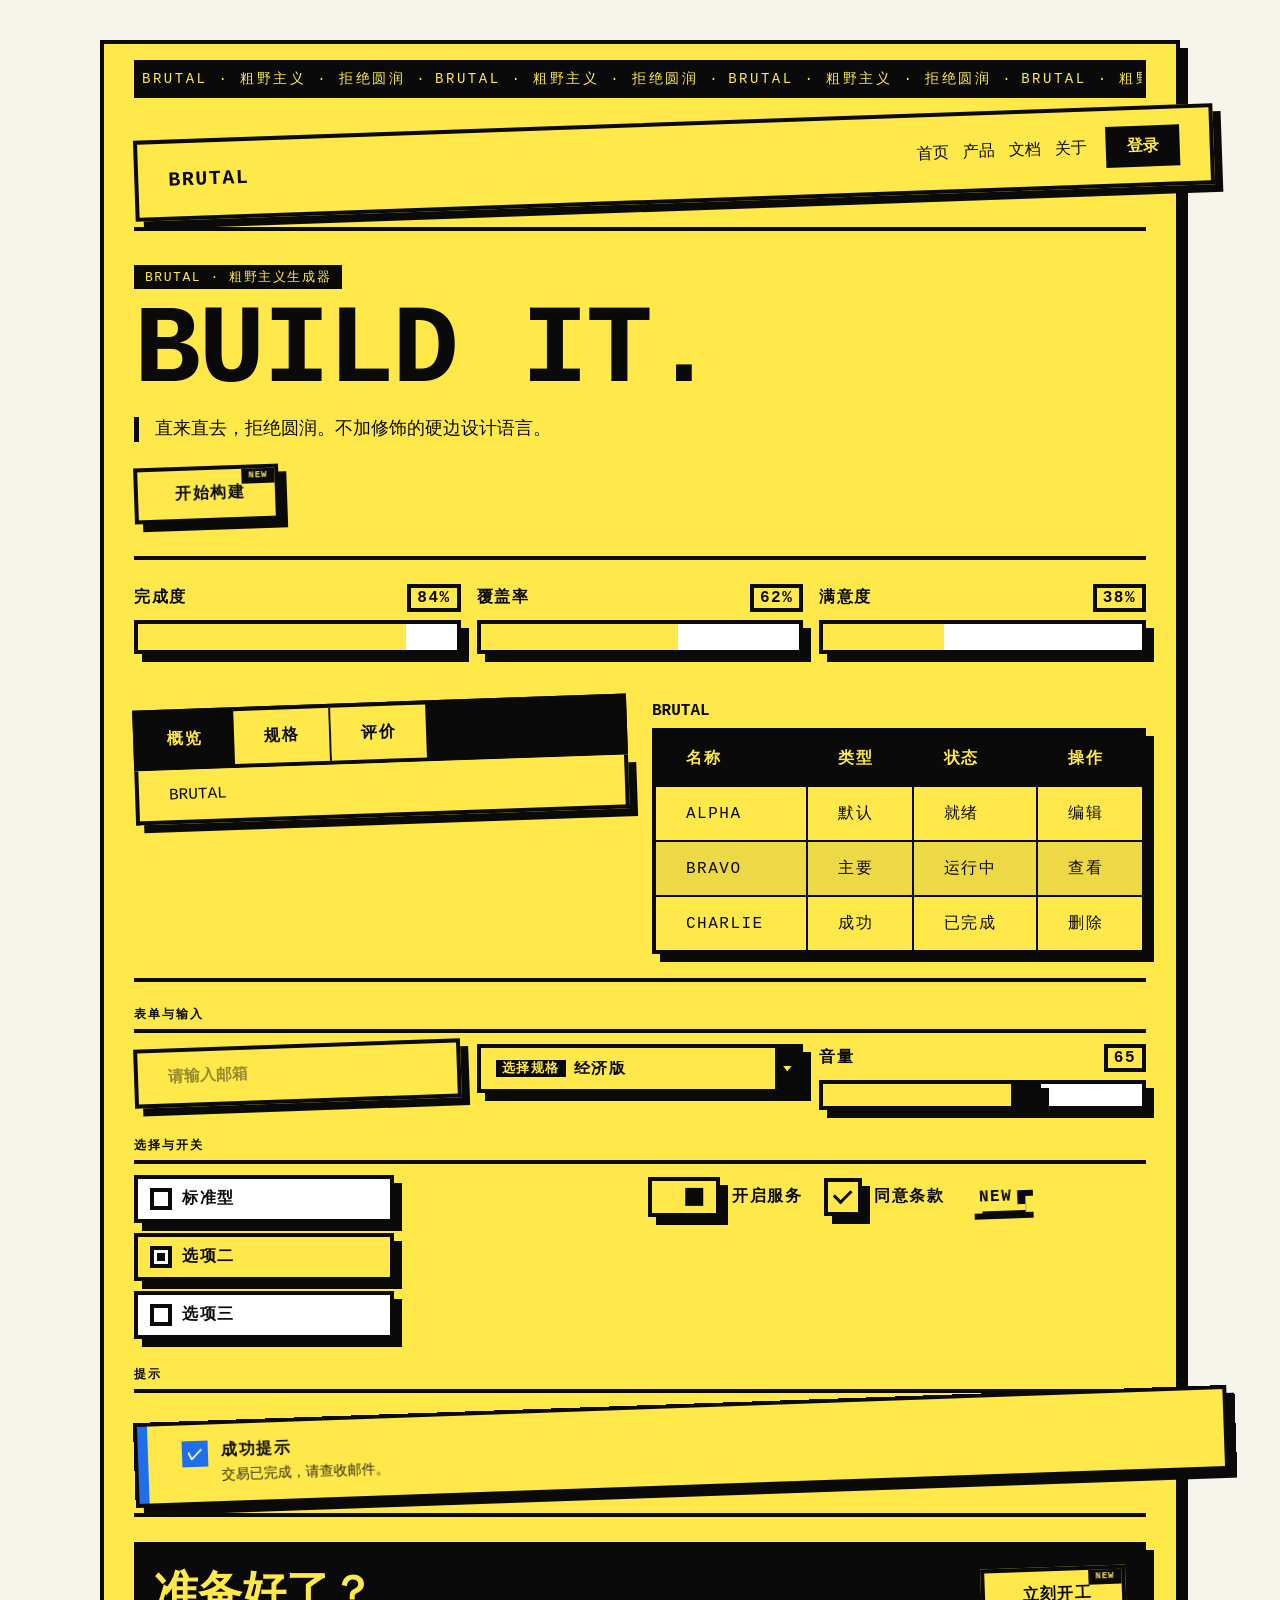
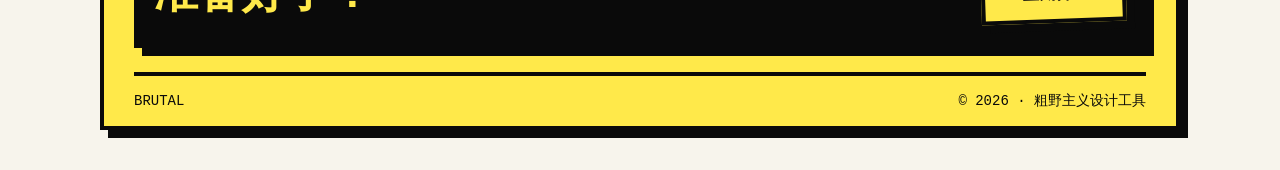
<file: page-preview.html>
<!DOCTYPE html>
<html lang="zh-CN" data-page-node-id="K9eJ9zzCodl4H4sKwMgBvW">
<head data-page-node-id="DJ1I2lvNOqjlmpC7pHW7bD">
<meta charset="utf-8" data-page-node-id="onDoZcKcQG2hFUADOEr3xn">
<meta name="viewport" content="width=device-width, initial-scale=1" data-page-node-id="Oh0SwKPhYXxQUPaFGV2U6x">
<title>整页排版预览</title>
<style>body{margin:0;padding:40px 16px;background:#f7f4ec;font-family:system-ui,sans-serif;}</style>
<style>
.brutal-nav {
  display: flex;
  align-items: center;
  gap: 19px;
  width: 100%;
  max-width: 640px;
  padding: 16px 30px;
  background: #ffe94a;
  color: #0a0a0a;
  border: 4px solid #0a0a0a;
  box-shadow: 8px 8px 0px #0a0a0a;
  transform: rotate(-2deg);
}
.brutal-nav__brand {
  font-family: ui-monospace, 'SFMono-Regular', Menlo, Consolas, 'Courier New', monospace;
  font-size: 20px;
  font-weight: 900;
  letter-spacing: 1.5px;
  text-transform: uppercase;
  margin-right: auto;
}
.brutal-nav__links {
  display: flex;
  gap: 14px;
  list-style: none;
  margin: 0; padding: 0;
}
.brutal-nav__link {
  position: relative;
  color: #0a0a0a;
  text-decoration: none;
  font-family: ui-monospace, 'SFMono-Regular', Menlo, Consolas, 'Courier New', monospace;
  font-size: 16px;
  border-bottom: 3px solid transparent;
}
.brutal-nav__link:hover, .brutal-nav__link.is-hover {
  border-bottom-color: #0a0a0a;
}
.brutal-nav__cta {
  display: inline-block;
  padding: 10px 21px;
  background: #0a0a0a;
  color: #ffe94a;
  font-family: ui-monospace, 'SFMono-Regular', Menlo, Consolas, 'Courier New', monospace;
  font-weight: 900;
  text-transform: uppercase;
  text-decoration: none;
}
.brutal-nav__cta:hover, .brutal-nav__cta.is-hover {
  transform: translate(-2px, -2px);
  box-shadow: 4px 4px 0 #0a0a0a;
}
.brutal-btn {
  position: relative;
  display: inline-flex;
  align-items: center;
  justify-content: center;
  gap: .46em;
  box-sizing: border-box;
  padding: 16px 30px 16px 30px;
  color: #0a0a0a;
  background: #ffe94a;
  border: 4px solid #0a0a0a;
  box-shadow: 8px 8px 0px #0a0a0a;
  transform: rotate(-2deg);
  font-family: ui-monospace, 'SFMono-Regular', Menlo, Consolas, 'Courier New', monospace;
  font-size: 16px;
  font-weight: 900;
  letter-spacing: 1.5px;
  text-transform: uppercase;
  line-height: 1;
  text-decoration: none;
  cursor: pointer;
  user-select: none;
  -webkit-tap-highlight-color: transparent;
  transition: transform .15s ease, box-shadow .15s ease, background-color .15s ease, color .15s ease, border-color .15s ease;
}

.brutal-btn::after {
  content: attr(data-badge);
  position: absolute;
  top: 0;
  right: 0;
  padding: 3px 7px;
  background: #0a0a0a;
  color: #ffe94a;
  font-family: ui-monospace, 'SFMono-Regular', Menlo, Consolas, 'Courier New', monospace;
  font-size: 9px;
  font-weight: 800;
  line-height: 1;
  letter-spacing: 0.12em;
  text-transform: uppercase;
  pointer-events: none;
}

.brutal-btn:hover, .brutal-btn.is-hover {
  transform: none;
  box-shadow: 13px 13px 0px #0a0a0a;
}

.brutal-btn:active, .brutal-btn.is-active {
  transform: rotate(-2deg) translate(8px, 8px);
  box-shadow: none;
}
.brutal-progress {
  display: inline-flex;
  flex-direction: column;
  gap: 8px;
  width: 320px;
  box-sizing: border-box;
  color: #0a0a0a;
  font-family: ui-monospace, 'SFMono-Regular', Menlo, Consolas, 'Courier New', monospace;
  font-size: 16px;
  font-weight: 900;
  letter-spacing: 1.5px;
  text-transform: uppercase;
  line-height: 1;
}
.brutal-progress__head {
  display: flex;
  align-items: baseline;
  justify-content: space-between;
  gap: 10px;
}
.brutal-progress__label:empty { display: none; }
.brutal-progress__val {
  flex: 0 0 auto;
  padding: 2px 6px;
  background: #ffe94a;
  color: #0a0a0a;
  border: 4px solid #0a0a0a;
  transition: background-color .16s cubic-bezier(.34, 1.56, .64, 1), color .16s cubic-bezier(.34, 1.56, .64, 1);
}

.brutal-progress__track {
  position: relative;
  box-sizing: border-box;
  height: 34px;
  overflow: hidden;
  background: #ffffff;
  border: 4px solid #0a0a0a;
  border-radius: 0px;
  box-shadow: 8px 8px 0px #0a0a0a;
  transition: transform .16s cubic-bezier(.34, 1.56, .64, 1), box-shadow .16s cubic-bezier(.34, 1.56, .64, 1);
}

.brutal-progress__fill {
  position: absolute;
  left: 0;
  top: 0;
  bottom: 0;
  width: var(--v, 64%);
  background-color: #ffe94a;
  transition: width .3s cubic-bezier(.34, 1.56, .64, 1);
  animation: brutal-progress-in .6s cubic-bezier(.34, 1.56, .64, 1) both;
}
@keyframes brutal-progress-in {
  from { width: 0; }
  to   { width: var(--v, 64%); }
}
@media (prefers-reduced-motion: reduce) {
  .brutal-progress__fill { animation: none; }
}

.brutal-progress:hover .brutal-progress__val, .brutal-progress.is-hover .brutal-progress__val {
  background: #0a0a0a;
  color: #ffe94a;
}
.brutal-progress:hover .brutal-progress__track, .brutal-progress.is-hover .brutal-progress__track {
  box-shadow: 13px 13px 0px #0a0a0a;
}
.brutal-progress:active .brutal-progress__track, .brutal-progress.is-active .brutal-progress__track {
  transform: translate(2px, 2px);
  box-shadow: none;
}
.brutal-tabs {
  width: 100%;
  max-width: 520px;
  transform: rotate(-2deg);
}
.brutal-tabs__bar {
  display: flex;
  background: #0a0a0a;
  border: 4px solid #0a0a0a;
}
.brutal-tabs__tab {
  appearance: none;
  cursor: pointer;
  border: none;
  border-right: 2px solid #0a0a0a;
  padding: 16px 30px;
  background: #ffe94a;
  color: #0a0a0a;
  font-family: ui-monospace, 'SFMono-Regular', Menlo, Consolas, 'Courier New', monospace;
  font-size: 16px;
  font-weight: 900;
  letter-spacing: 1.5px;
  text-transform: uppercase;
}
.brutal-tabs__tab:last-child { border-right: none; }
.brutal-tabs__tab[aria-selected="true"] {
  background: #0a0a0a;
  color: #ffe94a;
}
.brutal-tabs__tab:hover, .brutal-tabs__tab.is-hover {
  background: rgba(10, 10, 10, 0.85);
  color: #ffe94a;
}
.brutal-tabs__panel {
  padding: 16px 30px;
  background: #ffe94a;
  color: #0a0a0a;
  border: 4px solid #0a0a0a;
  border-top: none;
  font-family: ui-monospace, 'SFMono-Regular', Menlo, Consolas, 'Courier New', monospace;
  font-size: 16px;
  box-shadow: 8px 8px 0px #0a0a0a;
}
.brutal-table {
  border-collapse: collapse;
  width: 100%;
  max-width: 520px;
  background: #ffe94a;
  color: #0a0a0a;
  font-family: ui-monospace, 'SFMono-Regular', Menlo, Consolas, 'Courier New', monospace;
  font-size: 16px;
  border: 4px solid #0a0a0a;
  box-shadow: 8px 8px 0px #0a0a0a;
}
.brutal-table th,
.brutal-table td {
  border: 2px solid #0a0a0a;
  padding: 16px 30px;
  text-align: left;
  letter-spacing: 1.5px;
  text-transform: uppercase;
}
.brutal-table th {
  background: #0a0a0a;
  color: #ffe94a;
  font-weight: 900;
}
.brutal-table tbody tr:hover, .brutal-table tbody tr.is-hover {
  background: #0a0a0a;
}
.brutal-table tbody tr:nth-child(even) {
  background: rgba(10, 10, 10, 0.07);
}
.brutal-table__cap {
  caption-side: top;
  text-align: left;
  font-weight: 900;
  padding-bottom: 8px;
  color: #0a0a0a;
}
.brutal-field {
  position: relative;
  box-sizing: border-box;
  display: inline-flex;
  align-items: center;
  flex: 0 0 auto;
  width: 320px;
  max-width: 100%;
  padding: 16px 30px;
  background: #ffe94a;
  color: #0a0a0a;
  border: 4px solid #0a0a0a;
  border-radius: 0px;
  box-shadow: 8px 8px 0px #0a0a0a;
  font-family: ui-monospace, 'SFMono-Regular', Menlo, Consolas, 'Courier New', monospace;
  font-size: 16px;
  font-weight: 900;
  letter-spacing: 1.5px;
  text-transform: uppercase;
  line-height: 1.2;
  cursor: text;
  transition: translate .12s ease, box-shadow .14s ease,
              border-color .16s ease, background-color .16s ease, color .16s ease;
  transform: rotate(-2deg);
}

.brutal-field .brutal-input {
  flex: 1 1 auto;
  min-width: 0;
  width: auto;
  margin: 0;
  padding: 0;
  border: none;
  border-radius: 0;
  background: transparent;
  box-shadow: none;
  outline: none;
  color: inherit;
  font: inherit;
  line-height: 1.2;
  -webkit-appearance: none;
  appearance: none;
}
.brutal-field .brutal-input::placeholder {
  color: currentColor;
  opacity: 0.42;
}

.brutal-field:hover, .brutal-field.is-hover {
  transform: rotate(0deg);
  box-shadow: 13px 13px 0px #0a0a0a;
}

.brutal-field:focus-within, .brutal-field.is-focus {
  translate: 2px 2px;
  box-shadow: 6px 6px 0px #0a0a0a;
}
.brutal-badge {
  position: relative;
  isolation: isolate;
  display: inline-flex;
  align-items: center;
  justify-content: center;
  gap: .45em;
  padding: 6px 13px 6px 13px;
  background: transparent;
  color: #0a0a0a;
  border: none;
  border-radius: 0px;
  filter: drop-shadow(8px 8px 0px #0a0a0a);
  font-family: ui-monospace, 'SFMono-Regular', Menlo, Consolas, 'Courier New', monospace;
  font-size: 16px;
  font-weight: 900;
  letter-spacing: 1.5px;
  text-transform: uppercase;
  line-height: 1;
  white-space: nowrap;
  user-select: none;
  transform: rotate(-2deg);
}

.brutal-badge::before {
  content: '';
  position: absolute;
  inset: 0;
  z-index: -1;
  background: #ffe94a;
  clip-path: polygon(0 0, 100% 0, 100% calc(50% - 8px), calc(100% - 8px) calc(50% - 8px), calc(100% - 8px) calc(50% + 8px), 100% calc(50% + 8px), 100% 100%, 0 100%, 0 calc(50% + 8px), 8px calc(50% + 8px), 8px calc(50% - 8px), 0 calc(50% - 8px));
}
.brutal-select {
  position: relative;
  display: inline-flex;
  align-items: center;
  gap: 8px;
  box-sizing: border-box;
  width: 300px;
  padding: 12px 39px 12px 15px;
  background: #ffe94a;
  color: #0a0a0a;
  border: 4px solid #0a0a0a;
  border-radius: 0px;
  box-shadow: 8px 8px 0px #0a0a0a;
  font-family: ui-monospace, 'SFMono-Regular', Menlo, Consolas, 'Courier New', monospace;
  font-size: 16px;
  font-weight: 900;
  letter-spacing: 1.5px;
  text-transform: uppercase;
  line-height: 1;
  cursor: pointer;
  transition: transform .16s cubic-bezier(.34, 1.56, .64, 1), box-shadow .16s cubic-bezier(.34, 1.56, .64, 1);
}

.brutal-select__tag {
  flex: 0 0 auto;
  padding: 2px 6px;
  background: #0a0a0a;
  color: #ffe94a;
  font-size: .82em;
}

.brutal-select__value {
  flex: 1 1 auto;
  min-width: 0;
  overflow: hidden;
  text-overflow: ellipsis;
  white-space: nowrap;
  line-height: 1;
  pointer-events: none;
}
.brutal-select__list {
  position: absolute;
  left: calc(-1 * 4px);
  right: calc(-1 * 4px);
  top: 100%;
  margin: 4px 0 0;
  z-index: 60;
  padding: 0;
  list-style: none;
  background: #ffe94a;
  border: 4px solid #0a0a0a;
  border-radius: 0;
  box-shadow: 6px 6px 0 #0a0a0a;
  display: none;
}
.brutal-select.is-open .brutal-select__list {
  display: block;
}
.brutal-select__opt {
  position: relative;
  padding: 12px 21px 12px 15px;
  color: #0a0a0a;
  line-height: 1;
  cursor: pointer;
  border-bottom: 1px dashed rgba(10, 10, 10, 0.35);
}
.brutal-select__opt:last-child {
  border-bottom: none;
}
.brutal-select__opt[aria-selected="true"] {
  font-weight: 700;
  background: rgba(10, 10, 10, 0.08);
}
.brutal-select__opt[aria-selected="true"]::before {
  content: '';
  position: absolute;
  left: 4px;
  top: 50%;
  width: 6px;
  height: 6px;
  transform: translateY(-50%);
  background: #0a0a0a;
}
.brutal-select__opt:hover, .brutal-select__opt.is-active, .brutal-select__opt.is-hover {
  background: #0a0a0a;
  color: #ffe94a;
}
.brutal-select__opt:hover::before, .brutal-select__opt.is-active::before, .brutal-select__opt.is-hover::before {
  background: #ffe94a;
}

.brutal-select__arrow {
  position: absolute;
  top: 0;
  bottom: 0;
  right: 0;
  display: flex;
  align-items: center;
  justify-content: center;
  width: 24px;
  background: #0a0a0a;
  color: #ffe94a;
  pointer-events: none;
}
.brutal-select__arrow::before {
  content: '';
  width: 9px;
  height: 6px;
  background: currentColor;
  clip-path: polygon(0 0, 100% 0, 50% 100%);
  transition: transform .16s cubic-bezier(.34, 1.56, .64, 1);
}
.brutal-select.is-open .brutal-select__arrow::before {
  transform: rotate(180deg);
}

.brutal-select:hover .brutal-select__arrow, .brutal-select.is-hover .brutal-select__arrow {
  background: #ffe94a;
  color: #0a0a0a;
}
.brutal-select:hover, .brutal-select.is-hover {
  box-shadow: 13px 13px 0px #0a0a0a;
}
.brutal-select:active, .brutal-select.is-active {
  transform: translate(2px, 2px);
  box-shadow: none;
}
.brutal-switch {
  display: inline-flex;
  align-items: center;
  gap: 12px;
  cursor: pointer;
  user-select: none;
  color: #0a0a0a;
  font-family: ui-monospace, 'SFMono-Regular', Menlo, Consolas, 'Courier New', monospace;
  font-size: 16px;
  font-weight: 900;
  letter-spacing: 1.5px;
  text-transform: uppercase;
  line-height: 1;
}

.brutal-switch input {
  position: absolute;
  opacity: 0;
  pointer-events: none;
}

.brutal-switch__track {
  position: relative;
  flex: 0 0 auto;
  width: 4em;
  height: 2em;
  font-size: 16px;
  background-color: #ffffff;
  border: 4px solid #0a0a0a;
  border-radius: 0px;
  box-shadow: 8px 8px 0px #0a0a0a;
  transition: background-color .2s ease, box-shadow .2s ease, border-color .2s ease,
              outline-color .12s ease, translate .12s ease;
}

.brutal-switch__thumb {
  position: absolute;
  top: 50%;
  left: calc(4px + 0.18em);
  width: calc(2em - 2 * 4px - 0.36em);
  height: calc(2em - 2 * 4px - 0.36em);
  background-color: #0a0a0a;
  border-radius: 0px;
  --thumb-bg: #0a0a0a;
  transform: translateY(-50%);
  transition: transform cubic-bezier(.34, 1.56, .64, 1) 0.34s, background-color .2s ease, box-shadow .2s ease;
}

.brutal-switch__icon {
  position: absolute;
  inset: 0;
}

.brutal-switch input:checked + .brutal-switch__track {
  background-color: #ffe94a;
  box-shadow: 8px 8px 0px #0a0a0a;
}

.brutal-switch input:checked + .brutal-switch__track .brutal-switch__thumb {
  transform: translateY(-50%) translateX(1.6400000000000001em);
  background-color: #0a0a0a;
  --thumb-bg: #0a0a0a;
}

.brutal-switch:hover .brutal-switch__track, .brutal-switch.is-hover .brutal-switch__track {
  border-color: #0a0a0a;
  outline: 4px solid #0a0a0a;
  outline-offset: 4px;
}

.brutal-switch:focus-within .brutal-switch__track, .brutal-switch.is-focus .brutal-switch__track {
  outline: 4px solid #0a0a0a;
  outline-offset: 6px;
}

.brutal-switch:active .brutal-switch__track, .brutal-switch.is-active .brutal-switch__track {
  translate: 0 2px;
}
.brutal-check {
  display: inline-flex;
  align-items: center;
  gap: 12px;
  cursor: pointer;
  user-select: none;
  color: #0a0a0a;
  font-family: ui-monospace, 'SFMono-Regular', Menlo, Consolas, 'Courier New', monospace;
  font-size: 16px;
  font-weight: 900;
  letter-spacing: 1.5px;
  text-transform: uppercase;
  line-height: 1;
}

.brutal-check input {
  position: absolute;
  opacity: 0;
  pointer-events: none;
}

.brutal-check__box {
  position: relative;
  flex: 0 0 auto;
  width: 1.9em;
  height: 1.9em;
  background-color: #ffffff;
  border: 4px solid #0a0a0a;
  border-radius: 0px;
  box-shadow: 8px 8px 0px #0a0a0a;
  transform: rotate(0deg) scale(1);
  transition: background-color .16s ease, border-color .16s ease,
              box-shadow .16s ease, transform .22s cubic-bezier(.34, 1.56, .64, 1);
}

.brutal-check__box::after {
  content: '';
  position: absolute;
  left: 50%;
  top: 50%;
  width: .48em;
  height: .88em;
  border: solid currentColor;
  border-width: 0 .2em .2em 0;
  color: #0a0a0a;
  opacity: 0;
  transform: translate(-50%, -50%) translate(-.03em, -.17em) rotate(45deg) scale(.35);
  transition: opacity .12s ease, transform .22s cubic-bezier(.34, 1.56, .64, 1), color .16s ease;
}

.brutal-check input:checked + .brutal-check__box {
  background-color: #ffe94a;
  border: 4px solid #0a0a0a;
  border-radius: 0px;
  box-shadow: 8px 8px 0px #0a0a0a;
  transform: rotate(0deg) scale(1);
}

.brutal-check input:checked + .brutal-check__box::after {
  color: #0a0a0a;
  opacity: 1;
  transform: translate(-50%, -50%) translate(-.03em, -.17em) rotate(45deg) scale(1);
}

.brutal-check:hover .brutal-check__box, .brutal-check.is-hover .brutal-check__box {
  translate: 2px 2px;
  box-shadow: 6px 6px 0px #0a0a0a;
}
.brutal-radio {
  display: inline-flex;
  flex-direction: column;
  gap: 10px;
  width: 260px;
  box-sizing: border-box;
  color: #0a0a0a;
  font-family: ui-monospace, 'SFMono-Regular', Menlo, Consolas, 'Courier New', monospace;
  font-size: 16px;
  font-weight: 900;
  letter-spacing: 1.5px;
  text-transform: uppercase;
  line-height: 1;
  user-select: none;
}

.brutal-radio__opt {
  position: relative;
  display: flex;
  align-items: center;
  gap: 10px;
  box-sizing: border-box;
  padding: 9px 12px 9px 12px;
  background: #ffffff;
  color: #0a0a0a;
  border: 4px solid #0a0a0a;
  border-radius: 0px;
  box-shadow: 8px 8px 0px #0a0a0a;
  cursor: pointer;
  transform: none;
  transition: background-color .16s cubic-bezier(.34, 1.56, .64, 1), color .16s cubic-bezier(.34, 1.56, .64, 1), box-shadow .16s cubic-bezier(.34, 1.56, .64, 1), transform .16s cubic-bezier(.34, 1.56, .64, 1);
}

.brutal-radio__input {
  position: absolute;
  width: 1px;
  height: 1px;
  opacity: 0;
  margin: 0;
  pointer-events: none;
}

.brutal-radio__mark {
  position: relative;
  flex: 0 0 auto;
  display: block;
  width: 22px;
  height: 22px;
  box-sizing: border-box;
  background: #ffffff;
  border: 4px solid #0a0a0a;
  border-radius: 0px;
}

.brutal-radio__mark::before {
  content: '';
  position: absolute;
  left: 50%;
  top: 50%;
  width: 8px;
  height: 8px;
  border-radius: 0px;
  background: transparent;
  transform: translate(-50%, -50%) scale(.4);
  transition: transform .16s cubic-bezier(.34, 1.56, .64, 1), background .16s cubic-bezier(.34, 1.56, .64, 1);
}

.brutal-radio__opt:has(input:checked) {
  background-color: #ffe94a;
  color: #0a0a0a;
  transform: none;
}
.brutal-radio__opt:has(input:checked) .brutal-radio__mark {
  background: #ffffff;
  border-radius: 0px;
}
.brutal-radio__opt:has(input:checked) .brutal-radio__mark::before {
  background: #0a0a0a;
  transform: translate(-50%, -50%) scale(1);
}

.brutal-radio:hover .brutal-radio__opt, .brutal-radio.is-hover .brutal-radio__opt {
  box-shadow: 13px 13px 0px #0a0a0a;
}
.brutal-radio:active .brutal-radio__opt, .brutal-radio.is-active .brutal-radio__opt {
  transform: translate(2px, 2px);
  box-shadow: none;
}
.brutal-alert {
  position: relative;
  display: flex;
  align-items: stretch;
  gap: 13px;
  min-width: 260px;
  max-width: 560px;
  padding: 16px 30px 16px 44px;
  background: #ffe94a;
  color: #0a0a0a;
  border: 4px solid #0a0a0a;
  box-shadow: 8px 8px 0px #0a0a0a;
  transform: rotate(-2deg);
}
.brutal-alert__bar {
  position: absolute;
  left: 0; top: 0; bottom: 0;
  width: 10px;
  background: #1f6feb;
}
.brutal-alert__icon {
  flex: 0 0 auto;
  width: 26px;
  height: 26px;
  display: flex; align-items: center; justify-content: center;
  background: #1f6feb;
  color: #fff;
  font-family: ui-monospace, 'SFMono-Regular', Menlo, Consolas, 'Courier New', monospace;
  font-weight: 900;
  font-size: 16px;
}
.brutal-alert__body {
  display: flex; flex-direction: column; gap: 4px;
}
.brutal-alert__title {
  margin: 0;
  font-family: ui-monospace, 'SFMono-Regular', Menlo, Consolas, 'Courier New', monospace;
  font-size: 16px;
  font-weight: 900;
  letter-spacing: 1.5px;
  text-transform: uppercase;
}
.brutal-alert__msg {
  font-family: ui-monospace, 'SFMono-Regular', Menlo, Consolas, 'Courier New', monospace;
  font-size: 14px;
  line-height: 1.45;
  opacity: .85;
}
.brutal-slider {
  display: inline-flex;
  flex-direction: column;
  gap: 8px;
  width: 320px;
  box-sizing: border-box;
  color: #0a0a0a;
  font-family: ui-monospace, 'SFMono-Regular', Menlo, Consolas, 'Courier New', monospace;
  font-size: 16px;
  font-weight: 900;
  letter-spacing: 1.5px;
  text-transform: uppercase;
  line-height: 1;
}
.brutal-slider__head {
  display: flex;
  align-items: baseline;
  justify-content: space-between;
  gap: 10px;
}
.brutal-slider__label:empty { display: none; }
.brutal-slider__val {
  flex: 0 0 auto;
  padding: 2px 6px;
  background: #ffe94a;
  color: #0a0a0a;
  border: 4px solid #0a0a0a;
  transition: background-color .16s cubic-bezier(.34, 1.56, .64, 1), color .16s cubic-bezier(.34, 1.56, .64, 1);
}

.brutal-slider__input {
  -webkit-appearance: none;
  appearance: none;
  box-sizing: border-box;
  width: 100%;
  height: 30px;
  margin: 0;
  padding: 0;
  background-color: #ffffff;
  background-image: linear-gradient(90deg, #ffe94a 0 var(--val,60%), transparent var(--val,60%) 100%);
  background-size: auto;
  border: 4px solid #0a0a0a;
  border-radius: 0px;
  box-shadow: 8px 8px 0px #0a0a0a;
  cursor: pointer;
}

.brutal-slider__input::-webkit-slider-runnable-track {
  -webkit-appearance: none;
  background: transparent;
  border: none;
  height: 30px;
}

.brutal-slider__input::-webkit-slider-thumb {
  -webkit-appearance: none;
  appearance: none;
  width: 30px;
  height: 30px;
  margin-top: 0px;
  background: #0a0a0a;
  border: 4px solid #0a0a0a;
  border-radius: 0px;
  box-shadow: 8px 8px 0px #0a0a0a;
}

.brutal-slider__input::-moz-range-track {
  background: transparent;
  border: none;
  height: 30px;
}
.brutal-slider__input::-moz-range-thumb {
  width: 30px;
  height: 30px;
  background: #0a0a0a;
  border: 4px solid #0a0a0a;
  border-radius: 0px;
  box-shadow: 8px 8px 0px #0a0a0a;
}
.brutal-slider__input:focus { outline: none; }
.brutal-slider__input:focus::-webkit-slider-thumb, .brutal-slider__input.is-focus::-webkit-slider-thumb {
  box-shadow: 0 0 0 5px #ffe94a, 0 0 0 7px #0a0a0a;
}
.brutal-slider__input:focus::-moz-range-thumb, .brutal-slider__input.is-focus::-moz-range-thumb {
  box-shadow: 0 0 0 5px #ffe94a, 0 0 0 7px #0a0a0a;
}

.brutal-slider:hover .brutal-slider__val, .brutal-slider.is-hover .brutal-slider__val {
  background: #0a0a0a;
  color: #ffe94a;
}
.brutal-slider:hover .brutal-slider__input::-webkit-slider-thumb, .brutal-slider.is-hover .brutal-slider__input::-webkit-slider-thumb {
  box-shadow: 13px 13px 0px #0a0a0a;
}
.brutal-slider:active .brutal-slider__val, .brutal-slider.is-active .brutal-slider__val {
  transform: translate(2px, 2px);
}
/* ===== 整页构图布局 ===== */
.brutal-page {
  --pg-gap: 24px;
  --pg-gap-sm: 16px;
  container-type: inline-size;
  width: 100%;
  max-width: 1080px;
  margin: 0 auto;
  padding: 16px 30px;
  box-sizing: border-box;
  background: #ffe94a;
  color: #0a0a0a;
  font-family: ui-monospace, 'SFMono-Regular', Menlo, Consolas, 'Courier New', monospace;
  text-transform: uppercase;
  border: 4px solid #0a0a0a;
  box-shadow: 8px 8px 0px #0a0a0a;
}
.brutal-page__head {
  padding-bottom: var(--pg-gap);
}
.brutal-page__head .brutal-nav {
  width: 100%;
  max-width: none;
}
.brutal-hero {
  padding: 34px 0;
  border-top: 4px solid #0a0a0a;
  border-bottom: 4px solid #0a0a0a;
}
.brutal-hero__kicker {
  display: inline-block;
  margin: 0 0 12px;
  padding: 3px 11px;
  background: #0a0a0a;
  color: #ffe94a;
  font-size: 13px;
  letter-spacing: .12em;
}
.brutal-hero__title {
  margin: 0;
  font-size: clamp(48px, 11vw, 128px);
  font-size: clamp(40px, 11cqi, 128px);
  line-height: .9;
  letter-spacing: -.02em;
  overflow-wrap: break-word;
  color: #0a0a0a;
}
.brutal-hero__sub {
  max-width: 520px;
  margin: var(--pg-gap-sm) 0 0;
  padding-left: 16px;
  border-left: 5px solid #0a0a0a;
  font-size: 18px;
  line-height: 1.4;
}
.brutal-hero__actions {
  display: flex;
  gap: var(--pg-gap-sm);
  flex-wrap: wrap;
  margin-top: var(--pg-gap);
}
.brutal-strip {
  display: grid;
  grid-template-columns: repeat(auto-fit, minmax(min(100%, 220px), 1fr));
  gap: var(--pg-gap-sm);
  padding: var(--pg-gap) 0;
}
.brutal-strip .brutal-progress { width: 100%; }
.brutal-split {
  display: grid;
  grid-template-columns: repeat(auto-fit, minmax(min(100%, 320px), 1fr));
  gap: var(--pg-gap);
  align-items: start;
  padding: var(--pg-gap) 0;
}
.brutal-split__cell { min-width: 0; }
.brutal-cta {
  display: flex;
  align-items: center;
  justify-content: space-between;
  gap: var(--pg-gap-sm);
  flex-wrap: wrap;
  margin-top: var(--pg-gap);
  padding: 21px 16px;
  background: #0a0a0a;
  color: #ffe94a;
  border: 4px solid #0a0a0a;
  box-shadow: 8px 8px 0px #0a0a0a;
}
.brutal-cta__head {
  margin: 0;
  font-size: clamp(22px, 4vw, 44px);
  font-size: clamp(20px, 5cqi, 44px);
  line-height: 1;
}
.brutal-controls {
  display: flex;
  flex-direction: column;
  gap: 11px;
  padding: var(--pg-gap) 0;
  border-top: 4px solid #0a0a0a;
  border-bottom: 4px solid #0a0a0a;
}
.brutal-controls__head {
  margin: 0;
  font-size: 12px;
  letter-spacing: 2px;
  text-transform: uppercase;
  color: #0a0a0a;
  font-family: ui-monospace, 'SFMono-Regular', Menlo, Consolas, 'Courier New', monospace;
  border-bottom: 4px solid #0a0a0a;
  padding-bottom: 6px;
  margin: var(--pg-gap-sm) 0 0;
}
.brutal-controls__head:first-child { margin-top: 0; }
.brutal-controls__grid {
  display: grid;
  grid-template-columns: repeat(auto-fit, minmax(min(100%, 280px), 1fr));
  gap: var(--pg-gap-sm);
  align-items: start;
}
.brutal-controls__item { min-width: 0; }
.brutal-controls__item > .brutal-field,
.brutal-controls__item > .brutal-select,
.brutal-controls__item > .brutal-slider { width: 100%; max-width: 100%; }
.brutal-controls__row {
  display: flex;
  flex-wrap: wrap;
  align-items: center;
  gap: var(--pg-gap-sm) 22px;
  min-height: 100%;
  padding-top: 2px;
}
.brutal-controls__grid--duo {
  grid-template-columns: repeat(auto-fit, minmax(min(100%, 260px), 1fr));
}
.brutal-controls__item br { display: none; }
.brutal-controls__item--full { grid-column: 1 / -1; }
.brutal-controls__item--full > .brutal-alert { width: 100%; max-width: 100%; }
.brutal-footer {
  display: flex;
  justify-content: space-between;
  align-items: baseline;
  gap: var(--pg-gap-sm);
  flex-wrap: wrap;
  margin-top: var(--pg-gap);
  padding-top: var(--pg-gap-sm);
  border-top: 4px solid #0a0a0a;
  font-size: 14px;
}

.brutal-page > * { animation: secIn .5s cubic-bezier(.2, .9, .3, 1.12) both; }
.brutal-page > .brutal-marquee  { animation-delay: 0s; }
.brutal-page > header           { animation-delay: .06s; }
.brutal-page > .brutal-hero     { animation-delay: .18s; }
.brutal-page > .brutal-strip    { animation-delay: .30s; }
.brutal-page > .brutal-split    { animation-delay: .40s; }
.brutal-page > .brutal-controls { animation-delay: .50s; }
.brutal-page > .brutal-cta      { animation-delay: .60s; }
.brutal-page > .brutal-footer   { animation-delay: .70s; }
@keyframes secIn {
  from { opacity: 0; transform: translateY(16px) scale(.985); }
  60%  { opacity: 1; transform: translateY(-3px) scale(1.004); }
  to   { opacity: 1; transform: none; }
}
.brutal-hero__title { animation: titlePunch .55s cubic-bezier(.2, .85, .3, 1.14) .18s both; }
@keyframes titlePunch {
  0%   { opacity: 0; transform: translateX(-3%) scaleX(1.35); }
  55%  { opacity: 1; transform: translateX(1.2%) scaleX(1); }
  78%  { transform: translateX(-.6%); }
  100% { opacity: 1; transform: none; }
}

.brutal-marquee {
  overflow: hidden;
  white-space: nowrap;
  background: #0a0a0a;
  color: #ffe94a;
  border: 4px solid #0a0a0a;
  margin-bottom: var(--pg-gap);
  padding: 6px 0;
}
.brutal-marquee__track {
  display: inline-flex;
  animation: marquee 22s linear infinite;
}
.brutal-marquee__item {
  padding: 0 4px;
  font-size: 14px;
  letter-spacing: .18em;
}
.brutal-marquee:hover .brutal-marquee__track { animation-play-state: paused; }
@keyframes marquee { from { transform: translateX(0); } to { transform: translateX(-50%); } }
@media (prefers-reduced-motion: reduce) {
  .brutal-page > *, .brutal-hero__title, .brutal-marquee__track { animation: none; }
}
@media (max-width: 760px) {
  .brutal-cta { flex-direction: column; align-items: flex-start; }
  .brutal-controls__row { gap: var(--pg-gap-sm); }
  .brutal-hero__sub { max-width: none; }
}
</style>
</head>
<body data-page-node-id="Gw2xvZLaKaearuI7PkCg9B">
<div class="brutal-page" data-page-node-id="EyNJf1H0Gz67N6StBlweuN">
  <div class="brutal-marquee" data-page-node-id="CChoXQrYckL8VEsix6H18k">
    <div class="brutal-marquee__track" data-page-node-id="NHCkH1jxQFPC6ITAhQjDZE"><span class="brutal-marquee__item" data-page-node-id="nbjhImO3iJGBicVBHWcME6">BRUTAL · 粗野主义 · 拒绝圆润 · </span><span class="brutal-marquee__item" data-page-node-id="XcA78VvJysQ8TMHqFw0I3A">BRUTAL · 粗野主义 · 拒绝圆润 · </span><span class="brutal-marquee__item" data-page-node-id="EHnt9CuncuZbplRrslu2Py">BRUTAL · 粗野主义 · 拒绝圆润 · </span><span class="brutal-marquee__item" data-page-node-id="vJCkJIZcjNwkp3TvHEkQpm">BRUTAL · 粗野主义 · 拒绝圆润 · </span><span class="brutal-marquee__item" data-page-node-id="LkCE6bdoufzGhgFi0CSAeW">BRUTAL · 粗野主义 · 拒绝圆润 · </span><span class="brutal-marquee__item" data-page-node-id="YuMmwBoVsPH8vz4f9HKBYy">BRUTAL · 粗野主义 · 拒绝圆润 · </span><span class="brutal-marquee__item" data-page-node-id="9UMbO1ktf0vFdsBv6UvwtT">BRUTAL · 粗野主义 · 拒绝圆润 · </span><span class="brutal-marquee__item" data-page-node-id="dYvWw56RfrFU6b5qbDSDPU">BRUTAL · 粗野主义 · 拒绝圆润 · </span><span class="brutal-marquee__item" data-page-node-id="JJr7AUEF41VIpwESEE4wD7">BRUTAL · 粗野主义 · 拒绝圆润 · </span><span class="brutal-marquee__item" data-page-node-id="nGW8sEZAzu3ZF1iyifg0PS">BRUTAL · 粗野主义 · 拒绝圆润 · </span><span class="brutal-marquee__item" data-page-node-id="p0lcpAS5KHSHYsO347mTKX">BRUTAL · 粗野主义 · 拒绝圆润 · </span><span class="brutal-marquee__item" data-page-node-id="sci95QgtrEzoz3cXJqBtGk">BRUTAL · 粗野主义 · 拒绝圆润 · </span></div>
  </div>
  <header class="brutal-page__head" data-page-node-id="jQhxfXPLUjcBZyqJ4ZotCr">
    <nav class="brutal-nav" aria-label="主导航" data-page-node-id="joDIffCqax9MoDBOX3hT8w">
      <span class="brutal-nav__brand" data-page-node-id="GFPjhZEF9uCf6PE3BmWG2E">BRUTAL</span>
      <ul class="brutal-nav__links" data-page-node-id="lWG3M1gzAMiiO49y2aE79M">
        <li data-page-node-id="5EGNBpesOVG8yHYgjsxBPZ"><a class="brutal-nav__link" href="#" data-page-node-id="54w3fAfOpErokAP5WhyW4d">首页</a></li>
        <li data-page-node-id="fTj5sJdhHCGLjWCdKZvXvK"><a class="brutal-nav__link" href="#" data-page-node-id="Gg5TyXEKAq4UEqaio7nRHs">产品</a></li>
        <li data-page-node-id="f4WUppzEvBH2STy1RVBjRr"><a class="brutal-nav__link" href="#" data-page-node-id="ATsztHYk05EKKZAzWiNKM0">文档</a></li>
        <li data-page-node-id="FH0chBP8EPQHO3QCaCmILc"><a class="brutal-nav__link" href="#" data-page-node-id="3rzHYkZlsPlvIX3r4T8ygt">关于</a></li>
      </ul>
      <a class="brutal-nav__cta" href="#" data-page-node-id="Iv3UInbEt8LCd9n7Ovf5bu">登录</a>
    </nav>
  </header>
  <section class="brutal-hero" data-page-node-id="9plLCK0Y1zdzka9pM4MF1J">
    <p class="brutal-hero__kicker" data-page-node-id="bdu7lbMNQcL9ObX0TaFnGL">BRUTAL · 粗野主义生成器</p>
    <h1 class="brutal-hero__title" data-page-node-id="KuRkvU9aV2D43CEbPM0fOi">BUILD IT.</h1>
    <p class="brutal-hero__sub" data-page-node-id="sWsh5AgADT5M0ofpE3Gk9J">直来直去，拒绝圆润。不加修饰的硬边设计语言。</p>
    <div class="brutal-hero__actions" data-page-node-id="qqgZ6TkQeHmBWrPPN9JfgO">
      <button class="brutal-btn" type="button" data-badge="NEW" data-page-node-id="BJF8y9d9HkjhanZR837YYX">
        <span class="brutal-btn__icon" data-page-node-id="W3VoVXbtZLvL7LqhATJptT"></span>
        <span class="brutal-btn__label" data-page-node-id="UZF8fIIhL77E7jgdede6j4">开始构建</span>
      </button>
    </div>
  </section>
  <section class="brutal-strip" data-page-node-id="Q2V99onioAOfgfFSIEyvNo">
    <div class="brutal-progress" data-page-node-id="vb3pA2yRhlB0z90OeZp4U5">
      <div class="brutal-progress__head" data-page-node-id="msuJteeLfrVmYFc5h7gOWV">
        <span class="brutal-progress__label" data-page-node-id="zo5t4uB9g1OHcvobET7QI2">完成度</span>
        <span class="brutal-progress__val" data-page-node-id="ZEJGN0uhUscYcU63KcAEYI">84%</span>
      </div>
      <div class="brutal-progress__track" data-page-node-id="bEl5LCxMirGYQeZhaesTU6">
        <div class="brutal-progress__fill" style="--v:84%" data-page-node-id="J0tbb0DiCVgXw07NfOAkxh"></div>
      </div>
    </div>
    <div class="brutal-progress" data-page-node-id="4Vqiz8C4X0wtxmK8dh6EXR">
      <div class="brutal-progress__head" data-page-node-id="cxHj9LEacbcBBrBrbJGMSZ">
        <span class="brutal-progress__label" data-page-node-id="psmqATTw5tHpjioAxY35Xc">覆盖率</span>
        <span class="brutal-progress__val" data-page-node-id="YVKDyyZ0YxREqZ2nhHzjRs">62%</span>
      </div>
      <div class="brutal-progress__track" data-page-node-id="ze1YFYaUjC70qhRpgodU0D">
        <div class="brutal-progress__fill" style="--v:62%" data-page-node-id="CwaogTgTShCRrhGFCtDJ3a"></div>
      </div>
    </div>
    <div class="brutal-progress" data-page-node-id="ht2hTRj1FVwkwU5W65zG9J">
      <div class="brutal-progress__head" data-page-node-id="cBhQnVjB0FYupZHADHGjJn">
        <span class="brutal-progress__label" data-page-node-id="SEw3qZ70yqLHpGWavB9CuD">满意度</span>
        <span class="brutal-progress__val" data-page-node-id="6Rg2GALGKklOUo0DrdQNFy">38%</span>
      </div>
      <div class="brutal-progress__track" data-page-node-id="tBIZvR3lc6wWIz65o0cVGX">
        <div class="brutal-progress__fill" style="--v:38%" data-page-node-id="RAPdaHofeJS6wGiH5qibvg"></div>
      </div>
    </div>
  </section>
  <section class="brutal-split" data-page-node-id="LE8aijlG7E0ATiiu9V24Tr">
    <div class="brutal-split__cell" data-page-node-id="27LA0VagEg6iGiN9H0bdKK">
    <div class="brutal-tabs" data-page-node-id="BPo6bs8I5Om5Y7JBCIvcXH">
      <div class="brutal-tabs__bar" role="tablist" data-page-node-id="2WEI2V2HwpI5KfWFY1X14B">
        <button class="brutal-tabs__tab" type="button" role="tab" id="btykogiq-t0" aria-controls="btykogiq-p0" aria-selected="true" data-page-node-id="XjQ8BXhBjk9MizVXbNLmMz">概览</button>
        <button class="brutal-tabs__tab" type="button" role="tab" id="btykogiq-t1" aria-controls="btykogiq-p1" data-page-node-id="NGcvpFBwaMFkDWGujAivvE">规格</button>
        <button class="brutal-tabs__tab" type="button" role="tab" id="btykogiq-t2" aria-controls="btykogiq-p2" data-page-node-id="CiAWwtVjzpnIPAmhXOovjn">评价</button>
      </div>
      <div class="brutal-tabs__panel" role="tabpanel" id="btykogiq-p0" aria-labelledby="btykogiq-t0" data-page-node-id="WhnQXvbpTLyAFpzTUb6xxD">BRUTAL</div>
      <div class="brutal-tabs__panel" role="tabpanel" id="btykogiq-p1" aria-labelledby="btykogiq-t1" hidden data-page-node-id="u7UxtLvRPPD9P3APwGTBUm">BRUTAL</div>
      <div class="brutal-tabs__panel" role="tabpanel" id="btykogiq-p2" aria-labelledby="btykogiq-t2" hidden data-page-node-id="nft8E6hJyCMEADblDddiw4">BRUTAL</div>
    </div>
    </div>
    <div class="brutal-split__cell" data-page-node-id="5Lls5FlZNhbwptBCqDZ1JO">
    <table class="brutal-table" data-stripe="1" data-page-node-id="9MlcavvxU8fgGkWpcY2rMT">
      <caption class="brutal-table__cap" data-page-node-id="16OcgAMG82wJaALm5Hb70f">BRUTAL</caption>
      <thead data-page-node-id="pNJy0Dn3EF9IDPsWaFAUdB">
        <tr data-page-node-id="bQZpFbgUopw0PGkec28lDk">
          <th data-page-node-id="RDT4pA0ZMAVEgCGVJDheMl">名称</th>
          <th data-page-node-id="hHEVxE6H9wRg3IisndVGEJ">类型</th>
          <th data-page-node-id="XzYb9X8arQ7jFoZnEwRqKA">状态</th>
          <th data-page-node-id="s1Piljmr9AaESAUBX8EY8c">操作</th>
        </tr>
      </thead>
      <tbody data-page-node-id="NcVBopcUFtSEvFANjCP5AS">
        <tr data-page-node-id="VUmlWxD6CBAIOFZtekDP7j">
          <td data-page-node-id="79iKheDgAYBaw2LaqpJ8Wc">Alpha</td>
          <td data-page-node-id="huuYJnWr2SkS322jDqhAfW">默认</td>
          <td data-page-node-id="DIOchfLuBaxvhqb6dC4We3">就绪</td>
          <td data-page-node-id="K4ZVZAHtn6r3x12qLaoX2T">编辑</td>
        </tr>
        <tr data-page-node-id="F0C76GP8DhjvGnO5roKClU">
          <td data-page-node-id="Z5nuAqhcyn4VT3eOBj8Txr">Bravo</td>
          <td data-page-node-id="lvOOp3x3rpQx5E8cAxrBU7">主要</td>
          <td data-page-node-id="DiBe7kj6tCDX4HXdDSeSBG">运行中</td>
          <td data-page-node-id="ciWq3SLk9ZaGkYIYNQzUPl">查看</td>
        </tr>
        <tr data-page-node-id="obwGvOWVBzxzBTen7Loqvs">
          <td data-page-node-id="lo7GQyJnvEMqpBuDYig0YQ">Charlie</td>
          <td data-page-node-id="C9dmz072WhzkgeaJeYn3Kq">成功</td>
          <td data-page-node-id="IIcJppHUm2qmMKTh4CQMWj">已完成</td>
          <td data-page-node-id="Qozo5FdBisJ6JfUj0ukNwW">删除</td>
        </tr>
      </tbody>
    </table>
    </div>
  </section>
  <section class="brutal-controls" data-page-node-id="dx76OYc8dZ8eM0swbCozJo">
    <h3 class="brutal-controls__head" data-page-node-id="WsVOoAp8tfBDxOcBXbbBos">表单与输入</h3>
    <div class="brutal-controls__grid" data-page-node-id="VSwutfq0zUHD9BfyzR1dHQ">
      <div class="brutal-controls__item" data-page-node-id="hS0YzeAfadMlkqyTLc26KZ">
        <label class="brutal-field" data-page-node-id="Q6bxDhEJhaPIdx3OGavvML">
          <input class="brutal-input" type="text" placeholder="请输入邮箱" data-page-node-id="OuAF5ulQBdpyZAshQDyIsN">
        </label>
      </div>
      <div class="brutal-controls__item" data-page-node-id="CjtAaxvpdY6K1uOsq02NtL">
        <div class="brutal-select" role="combobox" aria-haspopup="listbox" aria-expanded="false" tabindex="0" data-page-node-id="omHZASUtV6agkLySvwufTr">
          <span class="brutal-select__tag" data-page-node-id="6Y3htVqxv4YfrsrfPRVuJM">选择规格</span>
          <span class="brutal-select__value" data-page-node-id="SJMBRKo3yXHIWLraMrDszB">经济版</span>
          <span class="brutal-select__arrow" data-page-node-id="vmhvkwnWOdLjLXB7QkyG7I"></span>
          <ul class="brutal-select__list" role="listbox" data-page-node-id="Cer7xsRxflPlAi8WAlkUEA">
            <li class="brutal-select__opt" role="option" aria-selected="true" data-page-node-id="Fe1wjMkLyboHMv5ejpP99h">经济版</li>
            <li class="brutal-select__opt" role="option" data-page-node-id="UJGeeaALPg06R823KtlCFE">标准版</li>
            <li class="brutal-select__opt" role="option" data-page-node-id="01q6Cfj5uSqr7vneUHnDKJ">旗舰版</li>
          </ul>
        </div>
      </div>
      <div class="brutal-controls__item" data-page-node-id="BmDvFNIBfc8AKEJtRq4Q3Z">
        <div class="brutal-slider" data-page-node-id="6G2HwcT8ksSq3LNuEQDKC0">
          <div class="brutal-slider__head" data-page-node-id="QB4KLArcZs1lrG4sBjtZfb">
            <span class="brutal-slider__label" data-page-node-id="un3JpXNmb4CtkjuWjFk6Iq">音量</span>
            <span class="brutal-slider__val" data-page-node-id="sbHmGZND5beszMS0Zgyy53">65</span>
          </div>
          <input class="brutal-slider__input" type="range" min="0" max="100" value="65" style="--val:65%" data-page-node-id="LQKEcQyBrCZKK4cbdxOZI5">
        </div>
      </div>
    </div>
    <h3 class="brutal-controls__head" data-page-node-id="7h41uMG1J9ByFkJOhHqoyW">选择与开关</h3>
    <div class="brutal-controls__grid brutal-controls__grid--duo" data-page-node-id="W6oQfGR0RS9EmDjuCz5tvI">
      <div class="brutal-controls__item" data-page-node-id="jFEE2B1uaLGWBiDJPO4ZdS">
        <div class="brutal-radio" data-page-node-id="166jIV1SlNlwpR37EMYL5T">
          <label class="brutal-radio__opt" data-page-node-id="kjV7Enz28f6W2t7nQqoeXM">
            <input class="brutal-radio__input" type="radio" name="plan" data-page-node-id="AadN3QBN7FyFykDpi7P1J9">
            <span class="brutal-radio__mark" data-page-node-id="tT3AARegG7MjbzJu7HwTVc"></span>
            <span class="brutal-radio__text" data-page-node-id="fXtPLdChrdfLnJXr3VdlqX">标准型</span>
          </label>
          <label class="brutal-radio__opt" data-page-node-id="nmro8GBkbvrwOAtcGLg1FO">
            <input class="brutal-radio__input" type="radio" name="plan" checked data-page-node-id="UWCiFgQM4qs3KX2wDD6Sh0">
            <span class="brutal-radio__mark" data-page-node-id="Zxx0tahVGCIqNy8LnwDHmq"></span>
            <span class="brutal-radio__text" data-page-node-id="HNq7H6TnOoZm8jC5tiv3qN">选项二</span>
          </label>
          <label class="brutal-radio__opt" data-page-node-id="l2ttFySGlB4j90ojgiWtp5">
            <input class="brutal-radio__input" type="radio" name="plan" data-page-node-id="xPcKylxEv7vxyvOFmtCYWP">
            <span class="brutal-radio__mark" data-page-node-id="dfkfJ6GiJPCVYC1x4BUrFZ"></span>
            <span class="brutal-radio__text" data-page-node-id="PmbnHmZ5Mg7j9FoDIbd1KZ">选项三</span>
          </label>
        </div>
      </div>
      <div class="brutal-controls__item" data-page-node-id="skjF7Mjz0xwF9MZotsQHFA">
        <div class="brutal-controls__row" data-page-node-id="Rcb4WR6kbMIIxMovY4EFzq">
          <label class="brutal-switch" data-page-node-id="oBvU7U8SMg9VC5DTglv1Eh">
            <input type="checkbox" checked data-page-node-id="G1hg3gE0uVcYhz7X6lYU3Z">
            <span class="brutal-switch__track" data-page-node-id="8I9zP9dPL0jnCfYdtdA3vC">
              <span class="brutal-switch__thumb" data-page-node-id="nFKAObD4AGIAYe5GLCFcnu">
                <span class="brutal-switch__icon" data-page-node-id="ijYWHWzTe1t1CQFjnmGZ8s"></span>
              </span>
            </span>
            <span class="brutal-switch__label" data-page-node-id="qOzrkdCNl3eCP2FKNBpwEX">开启服务</span>
          </label>
          <label class="brutal-check" data-page-node-id="msAgis2LbMRmeuyfMuBwvD">
            <input type="checkbox" checked data-page-node-id="yp6FQGiOurvvMEGnhYN2kt">
            <span class="brutal-check__box" data-page-node-id="AJa3BwJtC8isar0XP4EHDT"></span>
            <span class="brutal-check__label" data-page-node-id="XapcMfABIQgq9uUKCesTUI">同意条款</span>
          </label>
          <span class="brutal-badge" data-page-node-id="ho68zZEVDctSmGlhNH555r">NEW</span>
        </div>
      </div>
    </div>
    <h3 class="brutal-controls__head" data-page-node-id="ZsB8tNavWIK52kQieNuTMx">提示</h3>
    <div class="brutal-controls__grid" data-page-node-id="3wysngBtYIM6BXuXrcxXrR">
      <div class="brutal-controls__item brutal-controls__item--full" data-page-node-id="Ko03LqGJAKj0H9d6SSQaXt">
        <div class="brutal-alert brutal-alert--success" role="alert" data-page-node-id="9IK3Ky5XxZZUwIBRPDiXM6">
          <span class="brutal-alert__bar" aria-hidden="true" data-page-node-id="F7Dos3rT2IIubxCquEhkbw"></span>
          <span class="brutal-alert__icon" aria-hidden="true" data-page-node-id="P9dVK3abNo8FMREdS0QrTz">✓</span>
          <div class="brutal-alert__body" data-page-node-id="AtfaFUjTzEOv6u20T2IEpm">
            <strong class="brutal-alert__title" data-page-node-id="K1u2KpF9rA9z0bhv3cQdxO">成功提示</strong>
            <span class="brutal-alert__msg" data-page-node-id="6gUI2NXvZu2oeMbBpXYzqw">交易已完成，请查收邮件。</span>
          </div>
        </div>
      </div>
    </div>
  </section>
  <section class="brutal-cta" data-page-node-id="3YXlHqOvNry9dVYD0hvcuM">
    <h2 class="brutal-cta__head" data-page-node-id="Ukiip6XZEMvahmeqwb0Yqm">准备好了？</h2>
    <button class="brutal-btn" type="button" data-badge="NEW" data-page-node-id="tkwNfiE1ipHQNbnmUHeId8">
      <span class="brutal-btn__icon" data-page-node-id="6mIrahaCTvgboS3RCpW9BE"></span>
      <span class="brutal-btn__label" data-page-node-id="0fM4cGGsy35MxiubyURYxz">立刻开工</span>
    </button>
  </section>
  <footer class="brutal-footer" data-page-node-id="n4cNcd2NyCArMZBVM2Pu5S">
    <span data-page-node-id="AGCMG0tuPZCtg7Q1Mq7PiE">BRUTAL</span>
    <span data-page-node-id="8FFxWSwI6Q7b9h0Fc0vdUV">© 2026 · 粗野主义设计工具</span>
  </footer>
</div>
<script>
(function(){
  var doc = document;
  function closeAll(except){
    var a = doc.querySelectorAll('.brutal-select.is-open');
    for(var i=0;i<a.length;i++){ if(a[i]!==except){ a[i].classList.remove('is-open'); a[i].setAttribute('aria-expanded','false'); } }
  }
  function open(sel){
    closeAll(sel);
    sel.classList.add('is-open');
    sel.setAttribute('aria-expanded','true');
    var opts = sel.querySelectorAll('.brutal-select__opt');
    var cur = sel.querySelector('.brutal-select__opt[aria-selected="true"]') || opts[0] || null;
    sel._active = cur;
    for(var i=0;i<opts.length;i++){ opts[i].classList.toggle('is-active', opts[i]===cur); }
  }
  function close(sel){ sel.classList.remove('is-open'); sel.setAttribute('aria-expanded','false'); }
  function choose(sel, opt){
    var opts = sel.querySelectorAll('.brutal-select__opt');
    for(var i=0;i<opts.length;i++){ opts[i].removeAttribute('aria-selected'); }
    opt.setAttribute('aria-selected','true');
    var val = sel.querySelector('.brutal-select__value');
    if(val) val.textContent = opt.textContent;
    close(sel);
  }
  doc.addEventListener('click', function(e){
    var t = e.target;
    var sel = t && t.closest ? t.closest('.brutal-select') : null;
    if(!sel){ closeAll(null); return; }
    if(sel.hasAttribute('disabled') || sel.getAttribute('aria-disabled')==='true' || sel.classList.contains('is-disabled')) return;
    var opt = t && t.closest ? t.closest('.brutal-select__opt') : null;
    if(opt){ choose(sel, opt); return; }
    if(sel.classList.contains('is-open')) close(sel); else open(sel);
  });
  doc.addEventListener('keydown', function(e){
    var t = e.target;
    var sel = t && t.closest ? t.closest('.brutal-select') : null;
    if(!sel) return;
    if(sel.hasAttribute('disabled') || sel.getAttribute('aria-disabled')==='true' || sel.classList.contains('is-disabled')) return;
    if(e.key==='Escape'){ close(sel); sel.focus(); return; }
    var opts = [].slice.call(sel.querySelectorAll('.brutal-select__opt'));
    if(!opts.length) return;
    if(sel.classList.contains('is-open')){
      var idx = opts.indexOf(sel._active || opts[0]);
      if(e.key==='ArrowDown'){ e.preventDefault(); idx=Math.min(opts.length-1, idx+1); }
      else if(e.key==='ArrowUp'){ e.preventDefault(); idx=Math.max(0, idx-1); }
      else if(e.key==='Home'){ e.preventDefault(); idx=0; }
      else if(e.key==='End'){ e.preventDefault(); idx=opts.length-1; }
      else if(e.key==='Enter' || e.key===' '){ e.preventDefault(); choose(sel, sel._active||opts[0]); return; }
      else return;
      sel._active = opts[idx];
      for(var i=0;i<opts.length;i++){ opts[i].classList.toggle('is-active', opts[i]===sel._active); }
      opts[idx].scrollIntoView({block:'nearest'});
    } else {
      if(e.key==='ArrowDown' || e.key==='Enter' || e.key===' '){ e.preventDefault(); open(sel); }
    }
  });
})();
(function(){
    var doc = document;
    function sync(input){
      if(!input || !input.classList || !input.classList.contains('brutal-slider__input')) return;
      var v = input.value;
      input.style.setProperty('--val', v + '%');
      var root = input.closest ? input.closest('.brutal-slider') : null;
      var val = root && root.querySelector('.brutal-slider__val');
      if(val) val.textContent = v;
    }
    doc.addEventListener('input', function(e){ sync(e.target); }, true);
    doc.querySelectorAll('.brutal-slider__input').forEach(sync);
  })();
(function(){
    var doc = document;
    doc.addEventListener('click', function(e){
      var t = e.target;
      var tab = t && t.closest ? t.closest('.brutal-tabs__tab') : null;
      if(!tab) return;
      var panelId = tab.getAttribute('aria-controls');
      var root = tab.closest('.brutal-tabs');
      if(!root) return;
      root.querySelectorAll('.brutal-tabs__tab').forEach(function(x){
        x.setAttribute('aria-selected', x === tab ? 'true' : 'false');
      });
      root.querySelectorAll('.brutal-tabs__panel').forEach(function(p){
        p.hidden = (p.id !== panelId);
      });
    });
    doc.addEventListener('keydown', function(e){
      var t = e.target;
      var tab = t && t.closest ? t.closest('.brutal-tabs__tab') : null;
      if(!tab) return;
      var tabs = [].slice.call(tab.parentElement.querySelectorAll('.brutal-tabs__tab'));
      var i = tabs.indexOf(tab);
      if(e.key === 'ArrowRight' || e.key === 'ArrowLeft'){
        e.preventDefault();
        var n = e.key === 'ArrowRight' ? (i + 1) % tabs.length : (i - 1 + tabs.length) % tabs.length;
        tabs[n].focus();
        tabs[n].click();
      }
    });
  })();
</script>
</body>
</html>
</file>
<file: css/base.css>
* { box-sizing: border-box; margin: 0; padding: 0; }

  :root {
    --ink: #0a0a0a;
    --paper: #e9e5dc;
    --accent: #ffe94a;
    --neon: #8ed500;
    --hot: #ff5c39;
    --muted: #6b665c;
    --hard: 5px 5px 0 #0a0a0a;
  }

  html, body { height: 100%; }

  body {
    font-family: system-ui, -apple-system, 'Segoe UI', 'Helvetica Neue', Arial, sans-serif;
    background-color: var(--paper);
    background-image:
      linear-gradient(rgba(10,10,10,.055) 1px, transparent 1px),
      linear-gradient(90deg, rgba(10,10,10,.055) 1px, transparent 1px);
    background-size: 22px 22px;
    color: var(--ink);
    display: flex;
    flex-direction: column;
    -webkit-font-smoothing: antialiased;
  }

  /* ============ 顶栏 ============ */
  .topbar {
    flex: 0 0 auto;
    display: flex;
    align-items: center;
    justify-content: space-between;
    gap: 14px;
    flex-wrap: wrap;
    padding: 12px 18px;
    background: var(--ink);
    color: #fff;
  }
  .brand { display: flex; align-items: center; gap: 11px; }
  .brand .logo {
    width: 26px; height: 26px;
    background: var(--accent);
    border: 3px solid var(--accent);
    box-shadow: 3px 3px 0 var(--neon);
    flex: 0 0 auto;
  }
  .brand h1 {
    font-size: 13px;
    font-weight: 800;
    letter-spacing: .16em;
    text-transform: uppercase;
    font-family: ui-monospace, 'SFMono-Regular', Menlo, Consolas, monospace;
  }
  .brand .sub {
    font-size: 9px;
    letter-spacing: .2em;
    text-transform: uppercase;
    color: #8f8a80;
    font-family: ui-monospace, Menlo, monospace;
  }
  .topbar .actions { display: flex; gap: 9px; }

  .btn-sm {
    font-family: ui-monospace, Menlo, Consolas, monospace;
    font-size: 10.5px;
    font-weight: 800;
    letter-spacing: .12em;
    text-transform: uppercase;
    padding: 8px 14px;
    background: #fff;
    color: var(--ink);
    border: 2px solid #fff;
    cursor: pointer;
    transition: transform .08s ease, background .12s ease, color .12s ease;
    white-space: nowrap;
  }
  .btn-sm:hover { background: var(--accent); border-color: var(--accent); }
  .btn-sm:active { transform: translate(2px, 2px); }
  .btn-sm.ghost { background: transparent; color: #fff; border-color: #fff; }
  .btn-sm.ghost:hover { background: var(--neon); color: var(--ink); border-color: var(--neon); }

  /* ============ 模式栏 ============ */
  /* 十个模式挤一行。原来用 flex-wrap 换行 —— 一换行就把下面的预览区
     整体推下去，而且选中的那个可能已经被推到第二行看不见了。
     改成 nowrap + 横向滚动：高度恒定，选中项自动滚进视野。 */
  .modebar {
    flex: 0 0 auto;
    display: flex;
    flex-wrap: nowrap;
    gap: 6px;
    padding: 12px 18px;
    background: var(--ink);
    border-top: 1px solid #2a2a26;
    overflow-x: auto;
    overscroll-behavior-x: contain;
    scroll-behavior: smooth;
    scrollbar-width: thin;
    scrollbar-color: #3a3a35 transparent;
  }
  .modebar::-webkit-scrollbar {
    height: 6px;
  }
  .modebar::-webkit-scrollbar-track {
    background: transparent;
  }
  .modebar::-webkit-scrollbar-thumb {
    background: #3a3a35;
  }
  .modebar::-webkit-scrollbar-thumb:hover {
    background: #6b665c;
  }
  /* 标签写的是中文，但原来那套排版是照英文大写配的：
     text-transform:uppercase 对中文完全无效，letter-spacing:.14em 把
     中文挤成一团，ui-monospace 对中文也不生效，10px 又偏小。
     换成中文友好的无衬线 + 12px + 微字距，再把款式数做成小徽标。 */
  .mode-tab {
    flex: 0 0 auto;
    display: inline-flex;
    align-items: center;
    gap: 7px;
    font-family: system-ui, -apple-system, "Segoe UI", "Microsoft YaHei", sans-serif;
    font-size: 12px;
    font-weight: 700;
    letter-spacing: .03em;
    padding: 9px 14px;
    background: transparent;
    color: #8f8a80;
    border: 2px solid #3a3a35;
    cursor: pointer;
    transition: background .12s ease, color .12s ease, border-color .12s ease, box-shadow .12s ease;
    white-space: nowrap;
  }
  .mode-tab__n {
    font-family: ui-monospace, Menlo, Consolas, monospace;
    font-size: 10px;
    font-weight: 800;
    line-height: 1;
    padding: 2px 5px;
    background: #2a2a26;
    color: #a8a29a;
    border: 1px solid #3a3a35;
  }
  .mode-tab:hover {
    color: #fff;
    border-color: #8f8a80;
  }
  .mode-tab.active {
    background: var(--accent);
    color: var(--ink);
    border-color: var(--accent);
    box-shadow: 3px 3px 0 var(--neon);
  }
  .mode-tab.active .mode-tab__n {
    background: var(--ink);
    color: var(--accent);
    border-color: var(--ink);
  }
  /* 键盘走到哪必须看得见 —— 原来只有鼠标 hover 有反馈，纯键盘用会"失明" */
  .mode-tab:focus-visible {
    outline: 3px solid var(--neon);
    outline-offset: 2px;
    color: #fff;
  }
  .mode-tab.active:focus-visible {
    color: var(--ink);
  }

  /* ============ 布局 ============ */
  .app {
    flex: 1 1 auto;
    min-height: 0;
    display: grid;
    grid-template-columns: 340px minmax(0, 1fr);
    gap: 16px;
    padding: 16px;
  }

  /* ============ 控制面板 ============ */
  .panel {
    background: #fff;
    border: 3px solid var(--ink);
    box-shadow: var(--hard);
    padding: 16px;
    overflow-y: auto;
    min-height: 0;
  }
  .panel::-webkit-scrollbar { width: 12px; }
  .panel::-webkit-scrollbar-track { background: var(--paper); border-left: 2px solid var(--ink); }
  .panel::-webkit-scrollbar-thumb { background: var(--ink); border: 2px solid var(--paper); }
  .panel::-webkit-scrollbar-thumb:hover { background: var(--hot); }

  .group + .group {
    margin-top: 22px;
    padding-top: 18px;
    border-top: 3px dashed #cdc7ba;
  }
  .group h2 {
    display: inline-block;
    margin-bottom: 14px;
    padding: 3px 9px;
    background: var(--ink);
    color: var(--accent);
    font-family: ui-monospace, Menlo, monospace;
    font-size: 9.5px;
    font-weight: 800;
    letter-spacing: .22em;
    text-transform: uppercase;
  }

  .field { margin-bottom: 12px; }
  .field:last-child { margin-bottom: 0; }

  .field > label {
    display: flex;
    align-items: baseline;
    justify-content: space-between;
    gap: 8px;
    margin-bottom: 6px;
    font-size: 10px;
    font-weight: 700;
    letter-spacing: .1em;
    text-transform: uppercase;
    color: #33302b;
  }
  .val {
    font-family: ui-monospace, Menlo, Consolas, monospace;
    font-size: 10px;
    font-weight: 800;
    color: var(--hot);
    font-variant-numeric: tabular-nums;
  }

  .grid-2 { display: grid; grid-template-columns: 1fr 1fr; gap: 10px; }

  .panel input[type="text"], .panel select {
    width: 100%;
    padding: 9px 10px;
    border: 2.5px solid var(--ink);
    border-radius: 0;
    background: #fff;
    color: var(--ink);
    font-family: ui-monospace, Menlo, Consolas, monospace;
    font-size: 12px;
    font-weight: 700;
    letter-spacing: .04em;
  }
  .panel select { cursor: pointer; }
  .panel input[type="text"]:focus, .panel select:focus {
    outline: 3px solid var(--accent);
    outline-offset: 0;
  }

  /* 色板 */
  .panel input[type="color"] {
    -webkit-appearance: none;
    appearance: none;
    width: 100%;
    height: 36px;
    padding: 0;
    border: 2.5px solid var(--ink);
    border-radius: 0;
    background: #fff;
    cursor: pointer;
    display: block;
  }
  .panel input[type="color"]::-webkit-color-swatch-wrapper { padding: 0; }
  .panel input[type="color"]::-webkit-color-swatch { border: none; }
  .panel input[type="color"]::-moz-color-swatch { border: none; }
  .panel input[type="color"]:focus { outline: 3px solid var(--accent); }

  /* 滑杆 */
  .panel input[type="range"] {
    -webkit-appearance: none;
    appearance: none;
    width: 100%;
    height: 22px;
    background: transparent;
    cursor: pointer;
    display: block;
  }
  .panel input[type="range"]::-webkit-slider-runnable-track {
    height: 11px;
    background: var(--paper);
    border: 2.5px solid var(--ink);
  }
  .panel input[type="range"]::-webkit-slider-thumb {
    -webkit-appearance: none;
    width: 15px;
    height: 21px;
    margin-top: -7px;
    background: var(--accent);
    border: 2.5px solid var(--ink);
    border-radius: 0;
    transition: background .1s;
  }
  .panel input[type="range"]:hover::-webkit-slider-thumb { background: var(--neon); }
  .panel input[type="range"]::-moz-range-track {
    height: 11px;
    background: var(--paper);
    border: 2.5px solid var(--ink);
  }
  .panel input[type="range"]::-moz-range-thumb {
    width: 15px;
    height: 21px;
    background: var(--accent);
    border: 2.5px solid var(--ink);
    border-radius: 0;
  }
  .panel input[type="range"]:focus::-webkit-slider-thumb { background: var(--hot); }

  /* 复选框 */
  .checks { display: flex; flex-wrap: wrap; gap: 10px 16px; margin-top: 6px; }
  .check {
    display: inline-flex;
    align-items: center;
    gap: 7px;
    font-size: 10px;
    font-weight: 700;
    letter-spacing: .08em;
    text-transform: uppercase;
    cursor: pointer;
    user-select: none;
  }
  .check input[type="checkbox"] {
    -webkit-appearance: none;
    appearance: none;
    position: relative;
    width: 16px;
    height: 16px;
    margin: 0;
    background: #fff;
    border: 2.5px solid var(--ink);
    cursor: pointer;
    flex: 0 0 auto;
    transition: background .1s;
  }
  .check input[type="checkbox"]:checked { background: var(--neon); }
  .check input[type="checkbox"]:checked::after {
    content: '';
    position: absolute;
    top: 1px; left: 4px;
    width: 4px; height: 8px;
    border: solid var(--ink);
    border-width: 0 2.5px 2.5px 0;
    transform: rotate(45deg);
  }
  .check:hover input[type="checkbox"] { background: var(--accent); }
  .check:hover input[type="checkbox"]:checked { background: var(--neon); }

  /* 预设 */
  .presets { display: flex; flex-wrap: wrap; gap: 8px; }
  .chip {
    font-family: ui-monospace, Menlo, monospace;
    font-size: 9.5px;
    font-weight: 800;
    letter-spacing: .1em;
    text-transform: uppercase;
    padding: 7px 11px;
    background: #fff;
    color: var(--ink);
    border: 2.5px solid var(--ink);
    box-shadow: 3px 3px 0 var(--ink);
    cursor: pointer;
    transition: transform .08s ease, box-shadow .08s ease, background .12s;
  }
  .chip:hover { background: var(--accent); transform: translate(1px, 1px); box-shadow: 2px 2px 0 var(--ink); }
  .chip:active { transform: translate(3px, 3px); box-shadow: 0 0 0 var(--ink); }

  /* ============ 舞台 ============ */
  .stage {
    display: flex;
    flex-direction: column;
    gap: 16px;
    min-height: 0;
    min-width: 0;
  }

  .preview {
    position: relative; /* 供 .pattern-tag 绝对定位 */
    flex: 1 1 auto;
    min-height: 260px;
    display: flex;
    align-items: center;
    justify-content: center;
    padding: 60px 30px;
    background-color: #f7f4ec;
    background-image:
      linear-gradient(rgba(10,10,10,.07) 1px, transparent 1px),
      linear-gradient(90deg, rgba(10,10,10,.07) 1px, transparent 1px);
    background-size: 24px 24px;
    border: 3px solid var(--ink);
    box-shadow: var(--hard);
    overflow: auto;
  }
  .preview::-webkit-scrollbar { width: 10px; height: 10px; }
  .preview::-webkit-scrollbar-thumb { background: var(--ink); }

  /* 五态矩阵（预览区专用，不属于生成的组件 CSS） */
  .mx-grid {
    flex: 1 1 auto;
    min-width: 0;
    width: 100%;
    display: grid;
    grid-template-columns: repeat(auto-fit, minmax(180px, 1fr));
    gap: 16px;
    align-content: center;
    padding-top: 38px;   /* 让开预览区左上角的纹理标签 */
  }
  .mx-grid--card,
  .mx-grid--input { grid-template-columns: repeat(auto-fit, minmax(300px, 1fr)); }
  .mx-cell {
    display: flex;
    flex-direction: column;
    align-items: center;
    justify-content: space-between;
    gap: 18px;
    min-height: 128px;
    padding: 22px 10px 12px;
    border: 2px dashed rgba(10, 10, 10, .22);
  }
  .mx-stage {
    flex: 1 1 auto;
    display: flex;
    align-items: center;
    justify-content: center;
    width: 100%;
    min-width: 0;
  }
  .mx-label {
    font-family: ui-monospace, SFMono-Regular, Menlo, Consolas, monospace;
    font-size: 10px;
    font-weight: 800;
    letter-spacing: .12em;
    text-transform: uppercase;
    color: var(--muted);
    white-space: nowrap;
  }

  /* 预览区左上角的「当前纹理」标签（由 JS 每次 render 重建） */
  .pattern-tag {
    position: absolute;
    top: 14px;
    left: 14px;
    z-index: 2;
    display: inline-flex;
    align-items: center;
    gap: 8px;
    padding: 6px 10px;
    background: var(--ink);
    color: var(--accent);
    border: 2px solid var(--ink);
    box-shadow: 3px 3px 0 var(--neon);
    font-family: ui-monospace, Menlo, Consolas, monospace;
    font-size: 9.5px;
    font-weight: 800;
    letter-spacing: .18em;
    text-transform: uppercase;
    pointer-events: none;
    user-select: none;
  }
  .pattern-tag .pattern-tag__sw {
    width: 30px;
    height: 16px;
    flex: 0 0 auto;
    border: 2px solid var(--accent);
    background-color: #fff;
  }

  /* ============ 代码 ============ */
  .code-area {
    flex: 0 0 auto;
    display: grid;
    grid-template-columns: 1fr 1fr;
    gap: 16px;
    min-width: 0;
  }
  .code-block {
    display: flex;
    flex-direction: column;
    min-width: 0;
    background: #131310;
    border: 3px solid var(--ink);
    box-shadow: var(--hard);
  }
  .code-head {
    display: flex;
    align-items: center;
    justify-content: space-between;
    gap: 8px;
    padding: 6px 8px 6px 12px;
    background: var(--ink);
    color: var(--accent);
    font-family: ui-monospace, Menlo, monospace;
    font-size: 9.5px;
    font-weight: 800;
    letter-spacing: .2em;
    text-transform: uppercase;
  }
  .copy {
    font-family: ui-monospace, Menlo, monospace;
    font-size: 9px;
    font-weight: 800;
    letter-spacing: .12em;
    text-transform: uppercase;
    padding: 4px 10px;
    background: var(--accent);
    color: var(--ink);
    border: 2px solid var(--accent);
    cursor: pointer;
    transition: background .12s, border-color .12s, color .12s;
  }
  .copy:hover { background: var(--neon); border-color: var(--neon); }
  .copy:active { transform: translate(1px, 1px); }
  .code-block pre {
    margin: 0;
    padding: 12px 14px;
    max-height: 220px;
    overflow: auto;
    font-family: ui-monospace, 'SFMono-Regular', Menlo, Consolas, 'Courier New', monospace;
    font-size: 11.5px;
    line-height: 1.7;
    color: #e6e3da;
    white-space: pre;
    tab-size: 2;
  }
  .code-block pre::-webkit-scrollbar { width: 10px; height: 10px; }
  .code-block pre::-webkit-scrollbar-thumb { background: #3d3d38; border: 2px solid #131310; }

  /* ============ 顶栏动作分组 ============ */
  .act-group { display: flex; gap: 9px; align-items: center; }
  .act-group + .act-group { padding-left: 12px; border-left: 1px solid #3a3a35; }

  .btn-sm:disabled { opacity: .28; cursor: not-allowed; }
  .btn-sm:hover:disabled { background: transparent; border-color: #fff; color: #fff; }
  .btn-sm.ghost:hover:disabled { background: transparent; border-color: #fff; color: #fff; }

  /* 存档状态指示 */
  .save-pill {
    display: inline-flex;
    align-items: center;
    gap: 7px;
    font-family: ui-monospace, Menlo, Consolas, monospace;
    font-size: 9px;
    font-weight: 800;
    letter-spacing: .16em;
    text-transform: uppercase;
    color: #8f8a80;
    white-space: nowrap;
  }
  .save-pill__dot {
    width: 8px; height: 8px;
    flex: 0 0 auto;
    background: var(--neon);
    transition: background .2s;
  }
  .save-pill.is-idle .save-pill__dot { background: #55524c; }

  /* 底部提示条 */
  .toast {
    position: fixed;
    left: 50%;
    bottom: 26px;
    z-index: 90;
    transform: translate(-50%, 16px);
    opacity: 0;
    pointer-events: none;
    padding: 10px 16px;
    background: var(--ink);
    color: var(--accent);
    border: 3px solid var(--ink);
    box-shadow: 4px 4px 0 var(--neon);
    font-family: ui-monospace, Menlo, Consolas, monospace;
    font-size: 10px;
    font-weight: 800;
    letter-spacing: .14em;
    text-transform: uppercase;
    transition: opacity .16s ease, transform .16s ease;
  }
  .toast.is-on { opacity: 1; transform: translate(-50%, 0); }

  /* ============ 画布底色 ============
     只作用于预览画布，绝不进生成的组件 CSS */
  .preview.pv-light { background-color: #ffffff; background-image: none; }
  .preview.pv-dark  { background-color: #141414; background-image: none; }
  .preview.pv-checker {
    background-color: #ffffff;
    background-image:
      linear-gradient(45deg, #d9d4c9 25%, transparent 25%, transparent 75%, #d9d4c9 75%),
      linear-gradient(45deg, #d9d4c9 25%, transparent 25%, transparent 75%, #d9d4c9 75%);
    background-size: 26px 26px;
    background-position: 0 0, 13px 13px;
  }
  /* 深底上把工具自带的外壳也翻过来，否则虚线格和标签全糊成一片 */
  .preview.pv-dark .mx-cell { border-color: rgba(255, 255, 255, .26); }
  .preview.pv-dark .mx-label { color: #a8a49c; }
  .preview.pv-dark .pattern-tag { background: var(--accent); color: var(--ink); border-color: var(--accent); box-shadow: 3px 3px 0 var(--ink); }
  .preview.pv-dark .pattern-tag .pattern-tag__sw { border-color: var(--ink); }

  /* ============ 设备宽度模拟 ============ */
  .pv-canvas {
    flex: 1 1 auto;
    min-width: 0;
    width: 100%;
    display: flex;
    align-items: center;
    justify-content: center;
  }
  .preview.is-dev { padding-left: 34px; padding-right: 34px; }
  .preview.is-dev .pv-canvas {
    width: 100%;
    max-width: var(--dev-w, 100%);
    padding: 26px 16px;
    border: 2px dashed rgba(10, 10, 10, .3);
    background: rgba(255, 255, 255, .42);
  }
  .preview.pv-dark.is-dev .pv-canvas {
    border-color: rgba(255, 255, 255, .3);
    background: rgba(255, 255, 255, .05);
  }
  .preview.is-dev::after {
    content: attr(data-dev);
    position: absolute;
    top: 14px; right: 14px;
    z-index: 2;
    padding: 6px 10px;
    background: var(--accent);
    color: var(--ink);
    border: 2px solid var(--ink);
    box-shadow: 3px 3px 0 var(--ink);
    font-family: ui-monospace, Menlo, Consolas, monospace;
    font-size: 9.5px;
    font-weight: 800;
    letter-spacing: .18em;
    pointer-events: none;
    user-select: none;
  }

  /* ============ 代码语法高亮 ============ */
  .c-com  { color: #6f7a5e; font-style: italic; }
  .c-sel  { color: #ffd75e; }
  .c-prop { color: #8ed500; }
  .c-val  { color: #ff9d7a; }
  .c-num  { color: #ff5c39; }
  .c-at   { color: #00e0ff; }
  .c-var  { color: #c8a2ff; }
  .c-key  { color: #e6e3da; }
  .c-pun  { color: #8f8a80; }
  .c-tag  { color: #ffd75e; }
  .c-attr { color: #8ed500; }

  /* ============ 工作台控件 ============ */
  .chip.is-on {
    background: var(--accent);
    transform: translate(3px, 3px);
    box-shadow: 0 0 0 var(--ink);
  }
  .chip.is-on:hover { background: var(--neon); }
  .hint {
    margin-top: 12px;
    font-size: 9.5px;
    line-height: 1.65;
    letter-spacing: .02em;
    color: #8a857a;
  }

  /* ============ 响应式 ============ */
  @media (max-width: 920px) {
    html, body { height: auto; }
    .app {
      grid-template-columns: 1fr;
      padding: 12px;
      gap: 12px;
    }
    .panel { overflow: visible; }
    .preview { min-height: 220px; padding: 44px 20px; }
    .code-area { grid-template-columns: 1fr; }
    .brand .sub { display: none; }
  }
</file>
